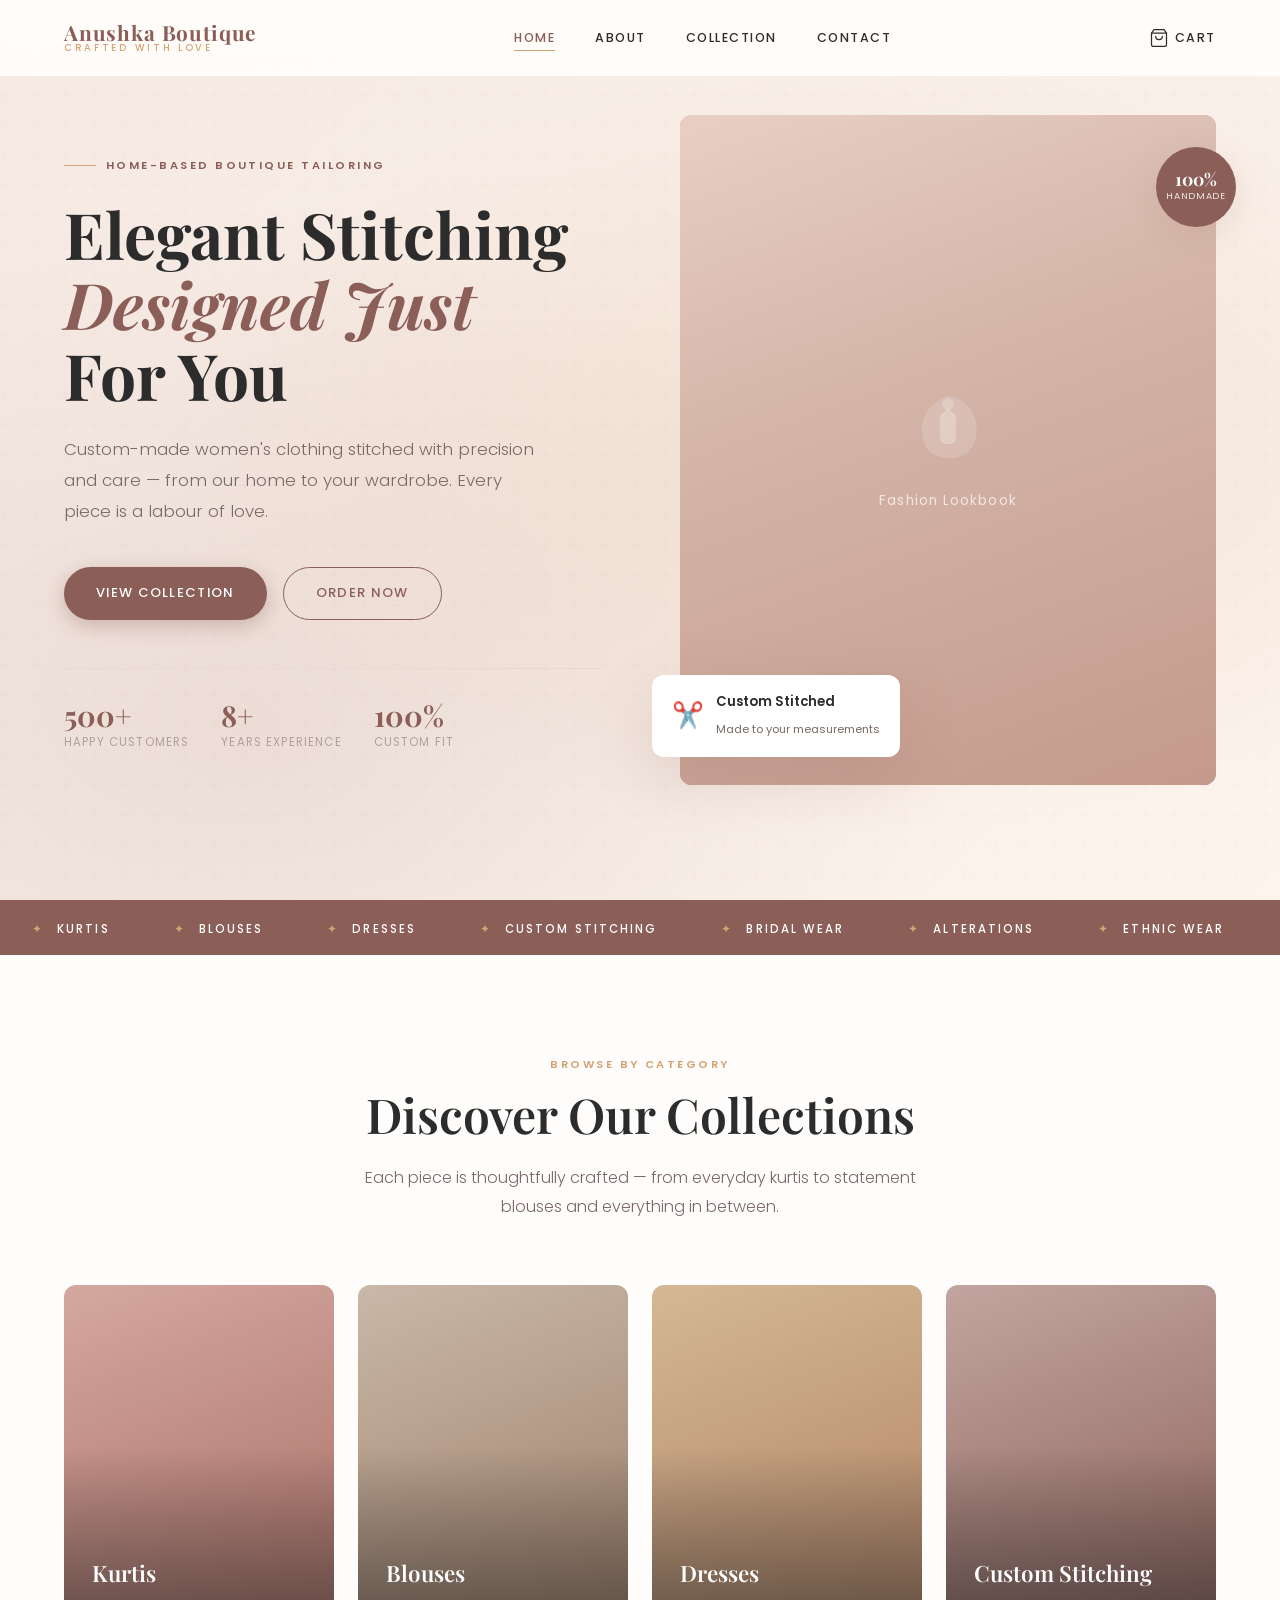
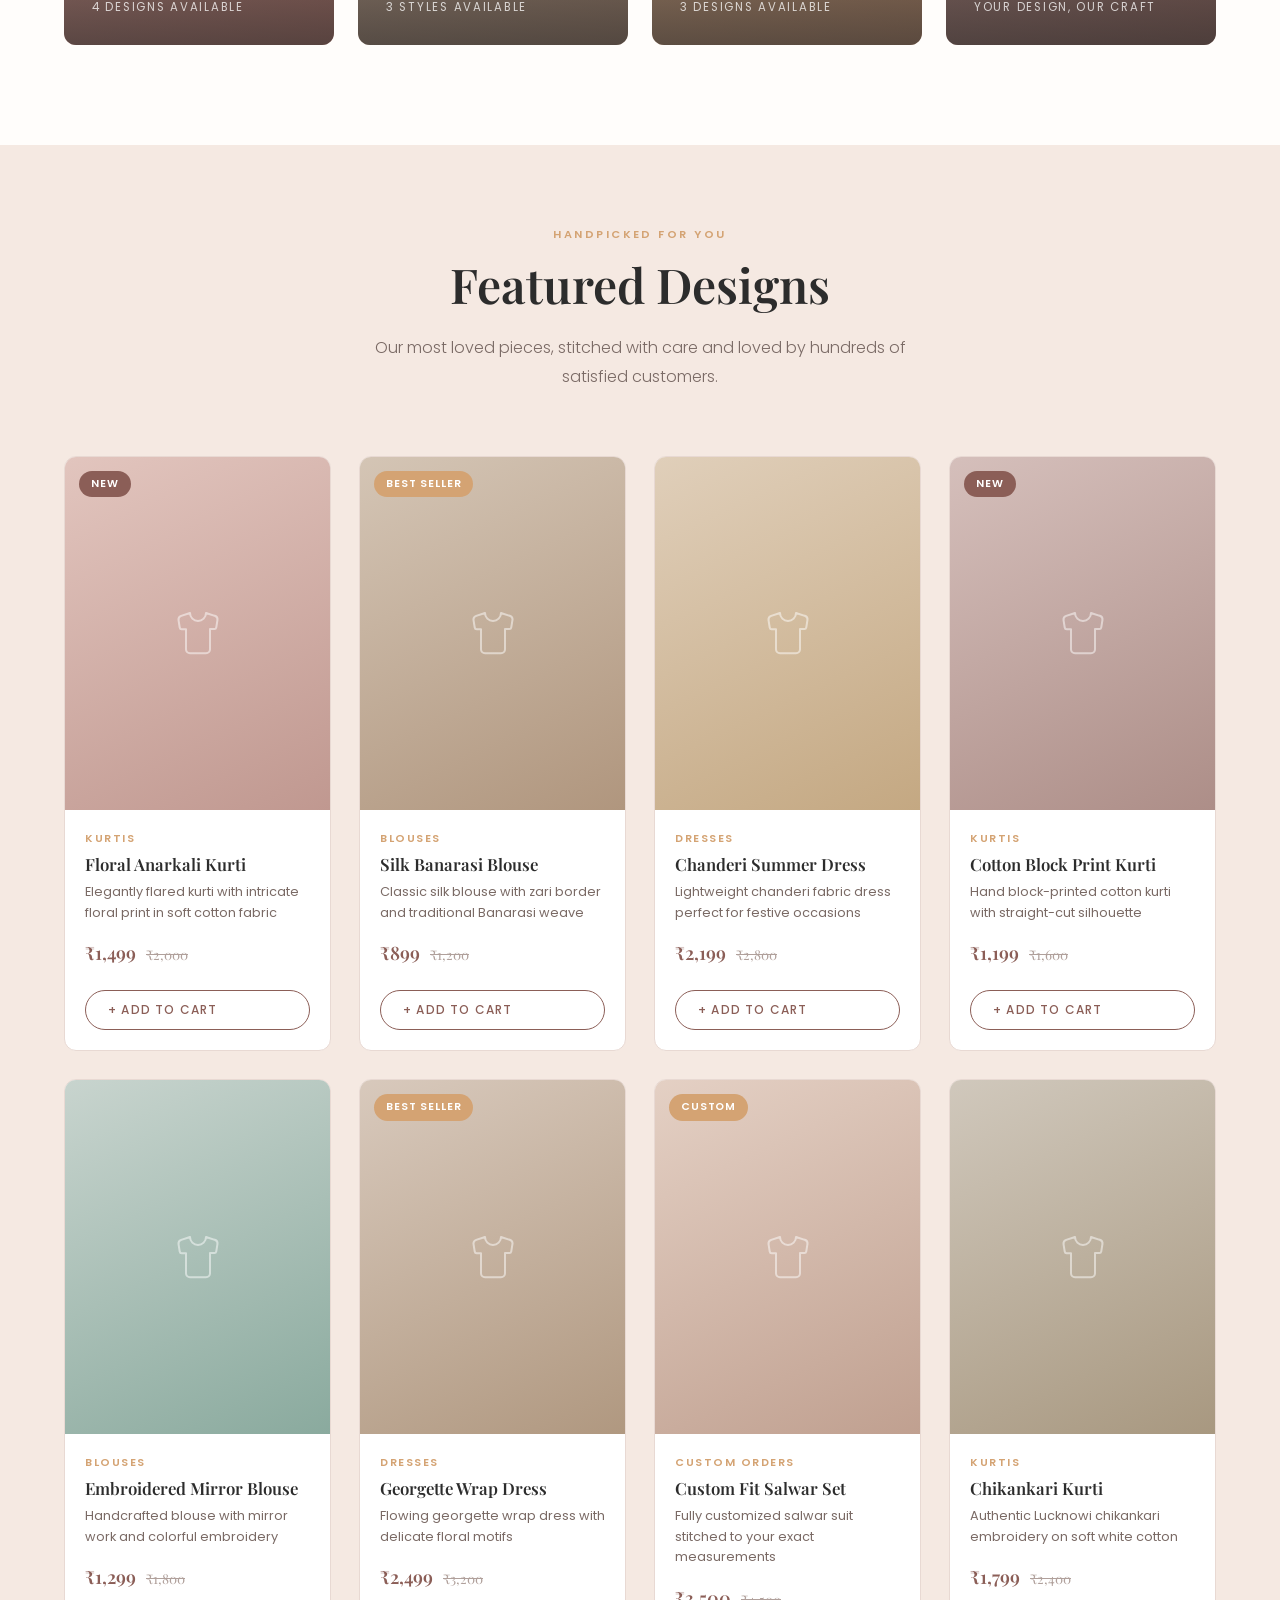
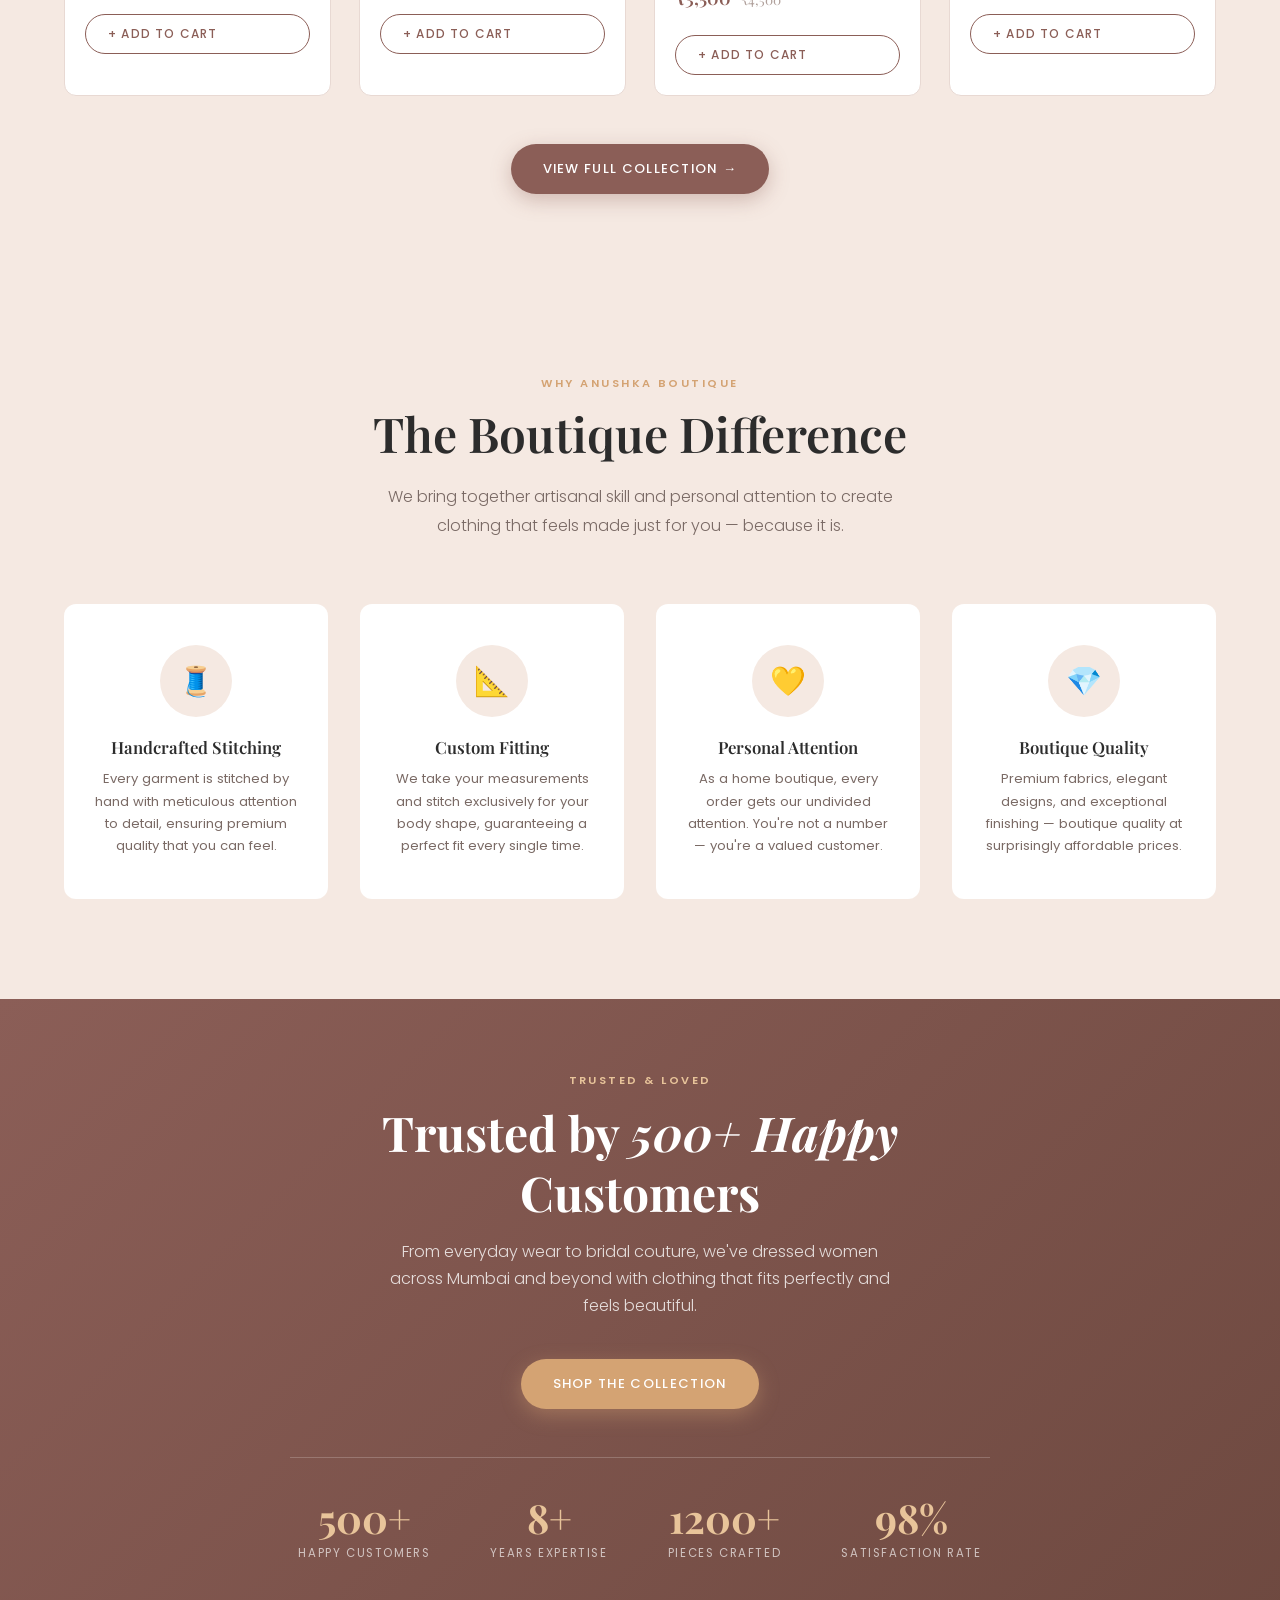
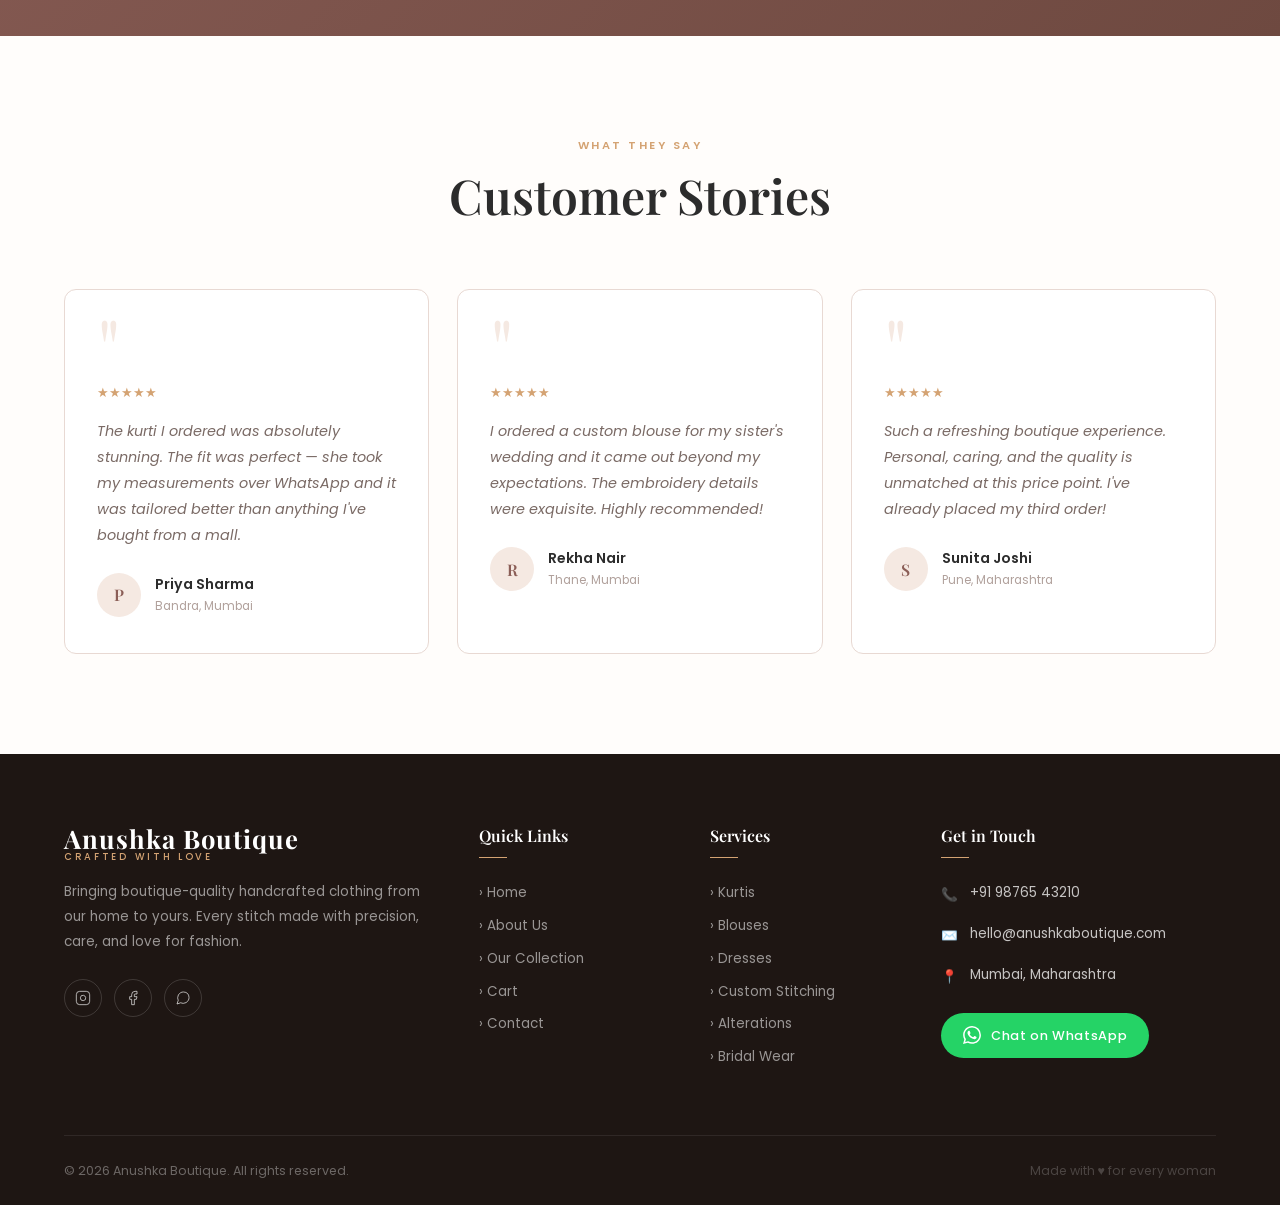
<file: index.html>
<!DOCTYPE html>
<html lang="en">
<head>
  <meta charset="UTF-8" />
  <meta name="viewport" content="width=device-width, initial-scale=1.0" />
  <title>Anushka Boutique — Elegant Stitching Designed Just For You</title>
  <meta name="description" content="Custom-made women's clothing stitched with precision and care from home to your wardrobe.">
  <link rel="stylesheet" href="style.css" />
  <link rel="preconnect" href="https://fonts.googleapis.com">
  <link href="https://fonts.googleapis.com/css2?family=Playfair+Display:ital,wght@0,400;0,500;0,600;0,700;1,400;1,500&family=Poppins:wght@300;400;500;600&display=swap" rel="stylesheet">
</head>
<body>

<!-- NAVBAR -->
<nav class="navbar" id="navbar">
  <a href="index.html" class="nav-logo">
    <span class="logo-main">Anushka Boutique</span>
    <span class="logo-sub">Crafted With Love</span>
  </a>
  <div class="nav-links">
    <a href="index.html" class="active">Home</a>
    <a href="about.html">About</a>
    <a href="collection.html">Collection</a>
    <a href="contact.html">Contact</a>
  </div>
  <div class="nav-actions">
    <a href="cart.html" class="nav-cart">
      <svg width="20" height="20" viewBox="0 0 24 24" fill="none" stroke="currentColor" stroke-width="1.5" stroke-linecap="round" stroke-linejoin="round"><path d="M6 2L3 6v14a2 2 0 002 2h14a2 2 0 002-2V6l-3-4z"/><line x1="3" y1="6" x2="21" y2="6"/><path d="M16 10a4 4 0 01-8 0"/></svg>
      Cart
      <span class="cart-badge hidden">0</span>
    </a>
    <button class="hamburger" id="hamburger" aria-label="Menu">
      <span></span><span></span><span></span>
    </button>
  </div>
</nav>

<!-- MOBILE MENU -->
<div class="mobile-menu" id="mobileMenu">
  <a href="index.html">Home</a>
  <a href="about.html">About</a>
  <a href="collection.html">Collection</a>
  <a href="cart.html">Cart</a>
  <a href="contact.html">Contact</a>
</div>

<!-- HERO -->
<section class="hero">
  <div class="hero-bg"></div>
  <div class="hero-pattern"></div>
  <div class="hero-inner">
    <div class="hero-content">
      <span class="hero-tag">Home-Based Boutique Tailoring</span>
      <h1>Elegant Stitching<br><em>Designed Just</em><br>For You</h1>
      <p class="hero-sub">Custom-made women's clothing stitched with precision and care — from our home to your wardrobe. Every piece is a labour of love.</p>
      <div class="hero-cta">
        <a href="collection.html" class="btn btn-primary">View Collection</a>
        <a href="checkout.html" class="btn btn-outline">Order Now</a>
      </div>
      <div class="hero-stats">
        <div class="stat-item">
          <span class="stat-number">500+</span>
          <span class="stat-label">Happy Customers</span>
        </div>
        <div class="stat-item">
          <span class="stat-number">8+</span>
          <span class="stat-label">Years Experience</span>
        </div>
        <div class="stat-item">
          <span class="stat-number">100%</span>
          <span class="stat-label">Custom Fit</span>
        </div>
      </div>
    </div>
    <div class="hero-visual">
      <div class="hero-image-frame">
        <div class="hero-img-placeholder">
          <div class="placeholder-icon">
            <svg viewBox="0 0 80 80" fill="none" xmlns="http://www.w3.org/2000/svg">
              <path d="M40 8C40 8 28 12 20 22C12 32 12 52 20 62C28 72 52 74 62 62C72 50 70 28 60 18C50 8 40 8 40 8Z" fill="rgba(255,255,255,0.15)"/>
              <path d="M32 28L40 20L48 28V52L44 56H36L32 52V28Z" fill="rgba(255,255,255,0.25)"/>
              <circle cx="40" cy="16" r="6" fill="rgba(255,255,255,0.2)"/>
            </svg>
            <p>Fashion Lookbook</p>
          </div>
        </div>
      </div>
      <div class="hero-badge">
        <span class="badge-icon">✂️</span>
        <div class="badge-text">
          <strong>Custom Stitched</strong>
          <span>Made to your measurements</span>
        </div>
      </div>
      <div class="hero-badge-2">
        <strong>100%</strong>
        <span>Handmade</span>
      </div>
    </div>
  </div>
</section>

<!-- MARQUEE STRIP -->
<div class="marquee-strip">
  <div class="marquee-content">
    <span><span class="dot">✦</span> Kurtis</span>
    <span><span class="dot">✦</span> Blouses</span>
    <span><span class="dot">✦</span> Dresses</span>
    <span><span class="dot">✦</span> Custom Stitching</span>
    <span><span class="dot">✦</span> Bridal Wear</span>
    <span><span class="dot">✦</span> Alterations</span>
    <span><span class="dot">✦</span> Ethnic Wear</span>
    <span><span class="dot">✦</span> Festive Collection</span>
    <!-- Duplicate for seamless scroll -->
    <span><span class="dot">✦</span> Kurtis</span>
    <span><span class="dot">✦</span> Blouses</span>
    <span><span class="dot">✦</span> Dresses</span>
    <span><span class="dot">✦</span> Custom Stitching</span>
    <span><span class="dot">✦</span> Bridal Wear</span>
    <span><span class="dot">✦</span> Alterations</span>
    <span><span class="dot">✦</span> Ethnic Wear</span>
    <span><span class="dot">✦</span> Festive Collection</span>
  </div>
</div>

<!-- CATEGORIES -->
<section class="section">
  <div class="section-inner">
    <div class="section-header">
      <span class="section-tag">Browse by Category</span>
      <h2 class="section-title">Discover Our Collections</h2>
      <p class="section-subtitle">Each piece is thoughtfully crafted — from everyday kurtis to statement blouses and everything in between.</p>
    </div>
    <div class="categories-grid">
      <a href="collection.html" class="category-card fade-in">
        <div class="category-img">
          <div class="cat-placeholder cat-kurti"></div>
        </div>
        <div class="category-overlay">
          <span class="cat-name">Kurtis</span>
          <span class="cat-count">4 Designs Available</span>
        </div>
        <div class="cat-arrow">→</div>
      </a>
      <a href="collection.html" class="category-card fade-in fade-in-delay-1">
        <div class="category-img">
          <div class="cat-placeholder cat-blouse"></div>
        </div>
        <div class="category-overlay">
          <span class="cat-name">Blouses</span>
          <span class="cat-count">3 Styles Available</span>
        </div>
        <div class="cat-arrow">→</div>
      </a>
      <a href="collection.html" class="category-card fade-in fade-in-delay-2">
        <div class="category-img">
          <div class="cat-placeholder cat-dress"></div>
        </div>
        <div class="category-overlay">
          <span class="cat-name">Dresses</span>
          <span class="cat-count">3 Designs Available</span>
        </div>
        <div class="cat-arrow">→</div>
      </a>
      <a href="collection.html" class="category-card fade-in fade-in-delay-3">
        <div class="category-img">
          <div class="cat-placeholder cat-custom"></div>
        </div>
        <div class="category-overlay">
          <span class="cat-name">Custom Stitching</span>
          <span class="cat-count">Your Design, Our Craft</span>
        </div>
        <div class="cat-arrow">→</div>
      </a>
    </div>
  </div>
</section>

<!-- FEATURED PRODUCTS -->
<section class="section" style="background:var(--secondary); padding-top:80px; padding-bottom:80px;">
  <div class="section-inner">
    <div class="section-header">
      <span class="section-tag">Handpicked For You</span>
      <h2 class="section-title">Featured Designs</h2>
      <p class="section-subtitle">Our most loved pieces, stitched with care and loved by hundreds of satisfied customers.</p>
    </div>
    <div class="products-grid" id="featuredProducts">
      <!-- Filled by JS -->
    </div>
    <div style="text-align:center;margin-top:48px">
      <a href="collection.html" class="btn btn-primary">View Full Collection →</a>
    </div>
  </div>
</section>

<!-- WHY CHOOSE US -->
<section class="section why-section">
  <div class="section-inner">
    <div class="section-header">
      <span class="section-tag">Why Anushka Boutique</span>
      <h2 class="section-title">The Boutique Difference</h2>
      <p class="section-subtitle">We bring together artisanal skill and personal attention to create clothing that feels made just for you — because it is.</p>
    </div>
    <div class="features-grid">
      <div class="feature-card fade-in">
        <div class="feature-icon">🧵</div>
        <h4 class="feature-title">Handcrafted Stitching</h4>
        <p class="feature-desc">Every garment is stitched by hand with meticulous attention to detail, ensuring premium quality that you can feel.</p>
      </div>
      <div class="feature-card fade-in fade-in-delay-1">
        <div class="feature-icon">📐</div>
        <h4 class="feature-title">Custom Fitting</h4>
        <p class="feature-desc">We take your measurements and stitch exclusively for your body shape, guaranteeing a perfect fit every single time.</p>
      </div>
      <div class="feature-card fade-in fade-in-delay-2">
        <div class="feature-icon">💛</div>
        <h4 class="feature-title">Personal Attention</h4>
        <p class="feature-desc">As a home boutique, every order gets our undivided attention. You're not a number — you're a valued customer.</p>
      </div>
      <div class="feature-card fade-in fade-in-delay-3">
        <div class="feature-icon">💎</div>
        <h4 class="feature-title">Boutique Quality</h4>
        <p class="feature-desc">Premium fabrics, elegant designs, and exceptional finishing — boutique quality at surprisingly affordable prices.</p>
      </div>
    </div>
  </div>
</section>

<!-- TRUST BANNER -->
<section class="trust-banner">
  <div style="max-width:700px;margin:0 auto">
    <span class="section-tag" style="color:var(--accent-light);justify-content:center;display:flex">Trusted & Loved</span>
    <h2>Trusted by <em style="font-style:italic">500+ Happy</em> Customers</h2>
    <p>From everyday wear to bridal couture, we've dressed women across Mumbai and beyond with clothing that fits perfectly and feels beautiful.</p>
    <a href="collection.html" class="btn btn-accent">Shop the Collection</a>
    <div class="trust-numbers">
      <div class="trust-num-item">
        <div class="trust-num">500+</div>
        <div class="trust-num-label">Happy Customers</div>
      </div>
      <div class="trust-num-item">
        <div class="trust-num">8+</div>
        <div class="trust-num-label">Years Expertise</div>
      </div>
      <div class="trust-num-item">
        <div class="trust-num">1200+</div>
        <div class="trust-num-label">Pieces Crafted</div>
      </div>
      <div class="trust-num-item">
        <div class="trust-num">98%</div>
        <div class="trust-num-label">Satisfaction Rate</div>
      </div>
    </div>
  </div>
</section>

<!-- TESTIMONIALS -->
<section class="section">
  <div class="section-inner">
    <div class="section-header">
      <span class="section-tag">What They Say</span>
      <h2 class="section-title">Customer Stories</h2>
    </div>
    <div class="testimonials-grid">
      <div class="testimonial-card fade-in">
        <span class="quote-mark">"</span>
        <div class="star-rating">★★★★★</div>
        <p class="testimonial-text">The kurti I ordered was absolutely stunning. The fit was perfect — she took my measurements over WhatsApp and it was tailored better than anything I've bought from a mall.</p>
        <div class="testimonial-author">
          <div class="author-avatar">P</div>
          <div>
            <div class="author-name">Priya Sharma</div>
            <div class="author-loc">Bandra, Mumbai</div>
          </div>
        </div>
      </div>
      <div class="testimonial-card fade-in fade-in-delay-1">
        <span class="quote-mark">"</span>
        <div class="star-rating">★★★★★</div>
        <p class="testimonial-text">I ordered a custom blouse for my sister's wedding and it came out beyond my expectations. The embroidery details were exquisite. Highly recommended!</p>
        <div class="testimonial-author">
          <div class="author-avatar">R</div>
          <div>
            <div class="author-name">Rekha Nair</div>
            <div class="author-loc">Thane, Mumbai</div>
          </div>
        </div>
      </div>
      <div class="testimonial-card fade-in fade-in-delay-2">
        <span class="quote-mark">"</span>
        <div class="star-rating">★★★★★</div>
        <p class="testimonial-text">Such a refreshing boutique experience. Personal, caring, and the quality is unmatched at this price point. I've already placed my third order!</p>
        <div class="testimonial-author">
          <div class="author-avatar">S</div>
          <div>
            <div class="author-name">Sunita Joshi</div>
            <div class="author-loc">Pune, Maharashtra</div>
          </div>
        </div>
      </div>
    </div>
  </div>
</section>

<!-- FOOTER -->
<footer>
    <div class="footer-grid">
    <div class="footer-brand">
      <div class="nav-logo" style="margin-bottom:1rem">
        <span class="logo-main">Anushka Boutique</span>
        <span class="logo-sub">Crafted With Love</span>
      </div>
      <p class="footer-desc">Bringing boutique-quality handcrafted clothing from our home to yours. Every stitch made with precision, care, and love for fashion.</p>
      <div class="footer-socials">
        <a href="#" class="social-btn" title="Instagram">
          <svg width="16" height="16" viewBox="0 0 24 24" fill="none" stroke="currentColor" stroke-width="1.5"><rect x="2" y="2" width="20" height="20" rx="5" ry="5"/><path d="M16 11.37A4 4 0 1112.63 8 4 4 0 0116 11.37z"/><line x1="17.5" y1="6.5" x2="17.51" y2="6.5"/></svg>
        </a>
        <a href="#" class="social-btn" title="Facebook">
          <svg width="16" height="16" viewBox="0 0 24 24" fill="none" stroke="currentColor" stroke-width="1.5"><path d="M18 2h-3a5 5 0 00-5 5v3H7v4h3v8h4v-8h3l1-4h-4V7a1 1 0 011-1h3z"/></svg>
        </a>
        <a href="https://wa.me/919876543210" class="social-btn" title="WhatsApp">
          <svg width="16" height="16" viewBox="0 0 24 24" fill="none" stroke="currentColor" stroke-width="1.5"><path d="M21 11.5a8.38 8.38 0 01-.9 3.8 8.5 8.5 0 01-7.6 4.7 8.38 8.38 0 01-3.8-.9L3 21l1.9-5.7a8.38 8.38 0 01-.9-3.8 8.5 8.5 0 014.7-7.6 8.38 8.38 0 013.8-.9h.5a8.48 8.48 0 018 8v.5z"/></svg>
        </a>
      </div>
    </div>
    <div>
      <h4 class="footer-heading">Quick Links</h4>
      <ul class="footer-links">
        <li><a href="index.html">› Home</a></li>
        <li><a href="about.html">› About Us</a></li>
        <li><a href="collection.html">› Our Collection</a></li>
        <li><a href="cart.html">› Cart</a></li>
        <li><a href="contact.html">› Contact</a></li>
      </ul>
    </div>
    <div>
      <h4 class="footer-heading">Services</h4>
      <ul class="footer-links">
        <li><a href="collection.html">› Kurtis</a></li>
        <li><a href="collection.html">› Blouses</a></li>
        <li><a href="collection.html">› Dresses</a></li>
        <li><a href="collection.html">› Custom Stitching</a></li>
        <li><a href="about.html">› Alterations</a></li>
        <li><a href="about.html">› Bridal Wear</a></li>
      </ul>
    </div>
    <div>
      <h4 class="footer-heading">Get in Touch</h4>
      <div class="footer-contact-item">
        <span class="icon">📞</span>
        <span>+91 98765 43210</span>
      </div>
      <div class="footer-contact-item">
        <span class="icon">✉️</span>
        <span>hello@anushkaboutique.com</span>
      </div>
      <div class="footer-contact-item">
        <span class="icon">📍</span>
        <span>Mumbai, Maharashtra</span>
      </div>
      <a href="https://wa.me/919876543210" class="whatsapp-btn">
        <svg width="18" height="18" viewBox="0 0 24 24" fill="currentColor"><path d="M17.472 14.382c-.297-.149-1.758-.867-2.03-.967-.273-.099-.471-.148-.67.15-.197.297-.767.966-.94 1.164-.173.199-.347.223-.644.075-.297-.15-1.255-.463-2.39-1.475-.883-.788-1.48-1.761-1.653-2.059-.173-.297-.018-.458.13-.606.134-.133.298-.347.446-.52.149-.174.198-.298.298-.497.099-.198.05-.371-.025-.52-.075-.149-.669-1.612-.916-2.207-.242-.579-.487-.5-.669-.51-.173-.008-.371-.01-.57-.01-.198 0-.52.074-.792.372-.272.297-1.04 1.016-1.04 2.479 0 1.462 1.065 2.875 1.213 3.074.149.198 2.096 3.2 5.077 4.487.709.306 1.262.489 1.694.625.712.227 1.36.195 1.871.118.571-.085 1.758-.719 2.006-1.413.248-.694.248-1.289.173-1.413-.074-.124-.272-.198-.57-.347m-5.421 7.403h-.004a9.87 9.87 0 01-5.031-1.378l-.361-.214-3.741.982.998-3.648-.235-.374a9.86 9.86 0 01-1.51-5.26c.001-5.45 4.436-9.884 9.888-9.884 2.64 0 5.122 1.03 6.988 2.898a9.825 9.825 0 012.893 6.994c-.003 5.45-4.437 9.884-9.885 9.884m8.413-18.297A11.815 11.815 0 0012.05 0C5.495 0 .16 5.335.157 11.892c0 2.096.547 4.142 1.588 5.945L.057 24l6.305-1.654a11.882 11.882 0 005.683 1.448h.005c6.554 0 11.89-5.335 11.893-11.893a11.821 11.821 0 00-3.48-8.413z"/></svg>
        Chat on WhatsApp
      </a>
    </div>
  </div>
  <div class="footer-bottom">
    <span>© 2026 Anushka Boutique. All rights reserved.</span>
    <span style="color:rgba(255,255,255,0.2)">Made with ♥ for every woman</span>
  </div>
</footer>

<button class="back-top" id="backTop" aria-label="Back to top">↑</button>
<div id="toast" class="toast"></div>
<script src="script.js"></script>
</body>
</html>
</file>
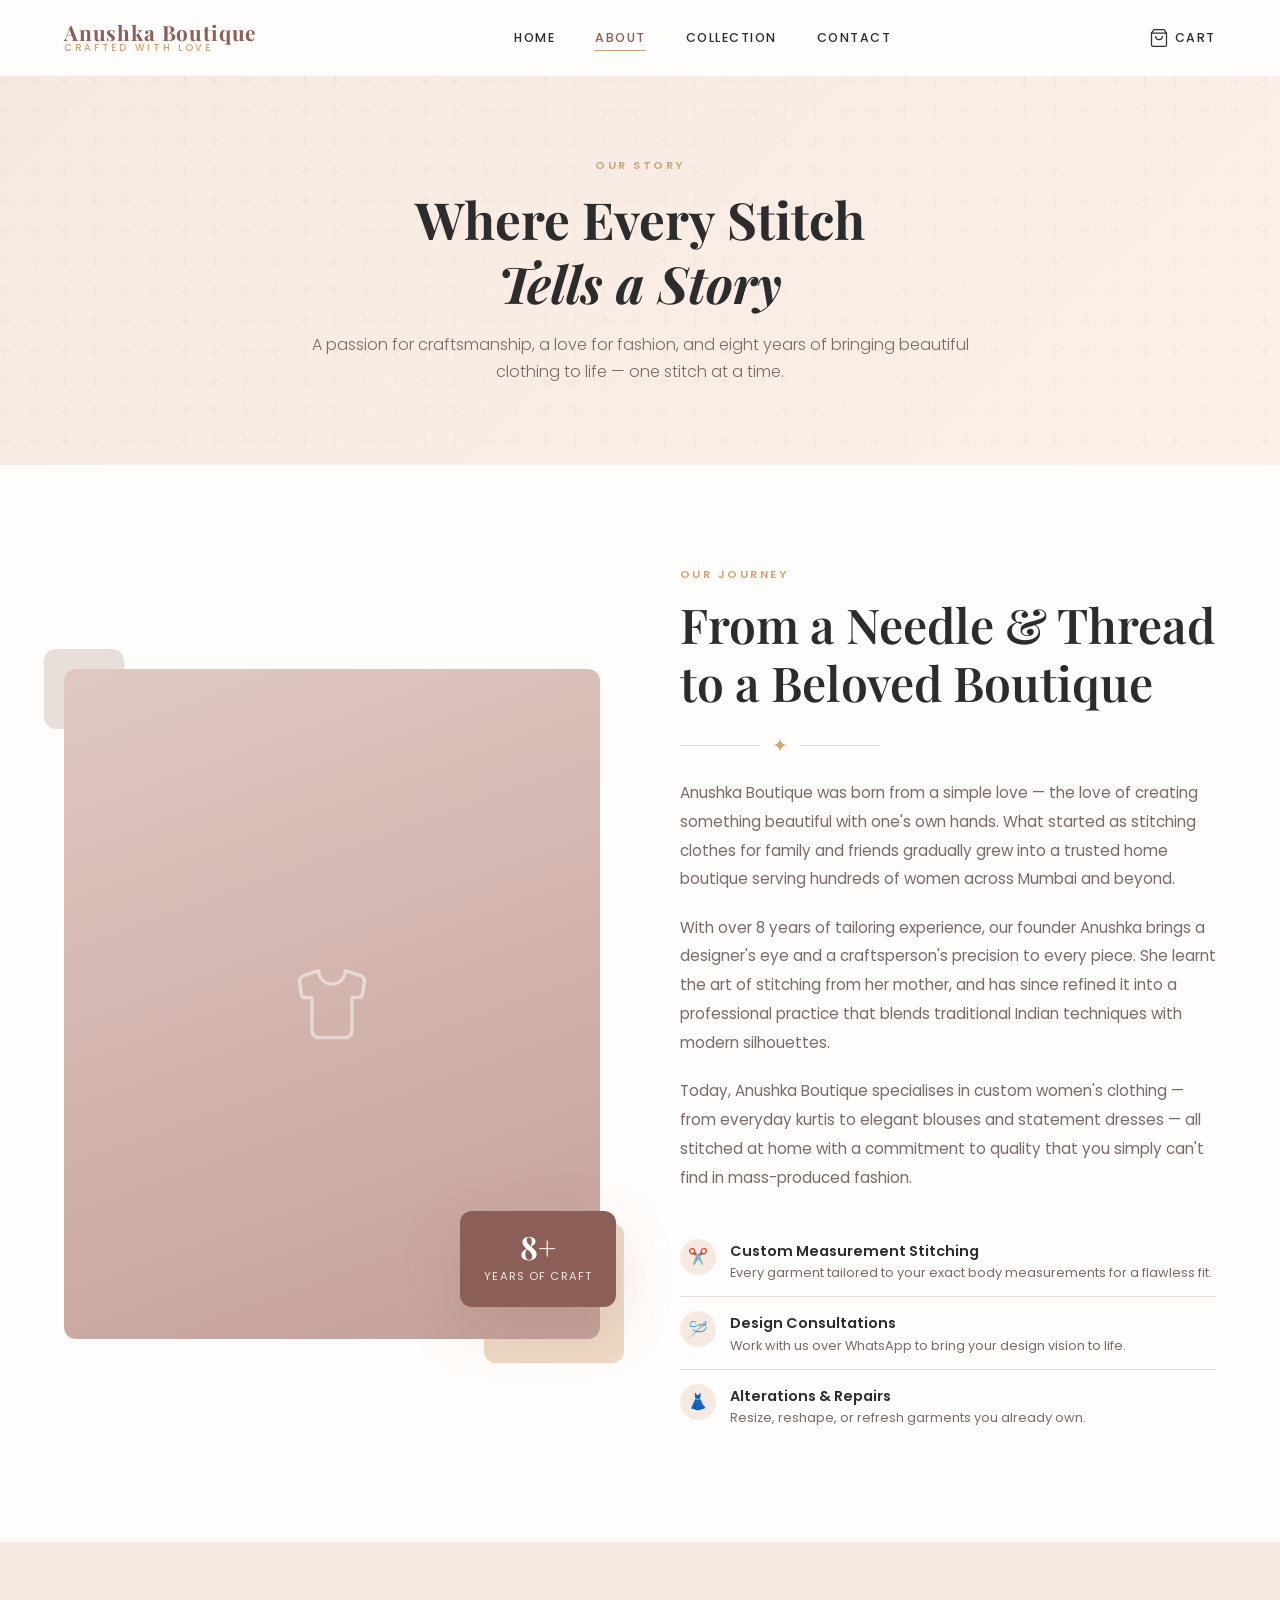
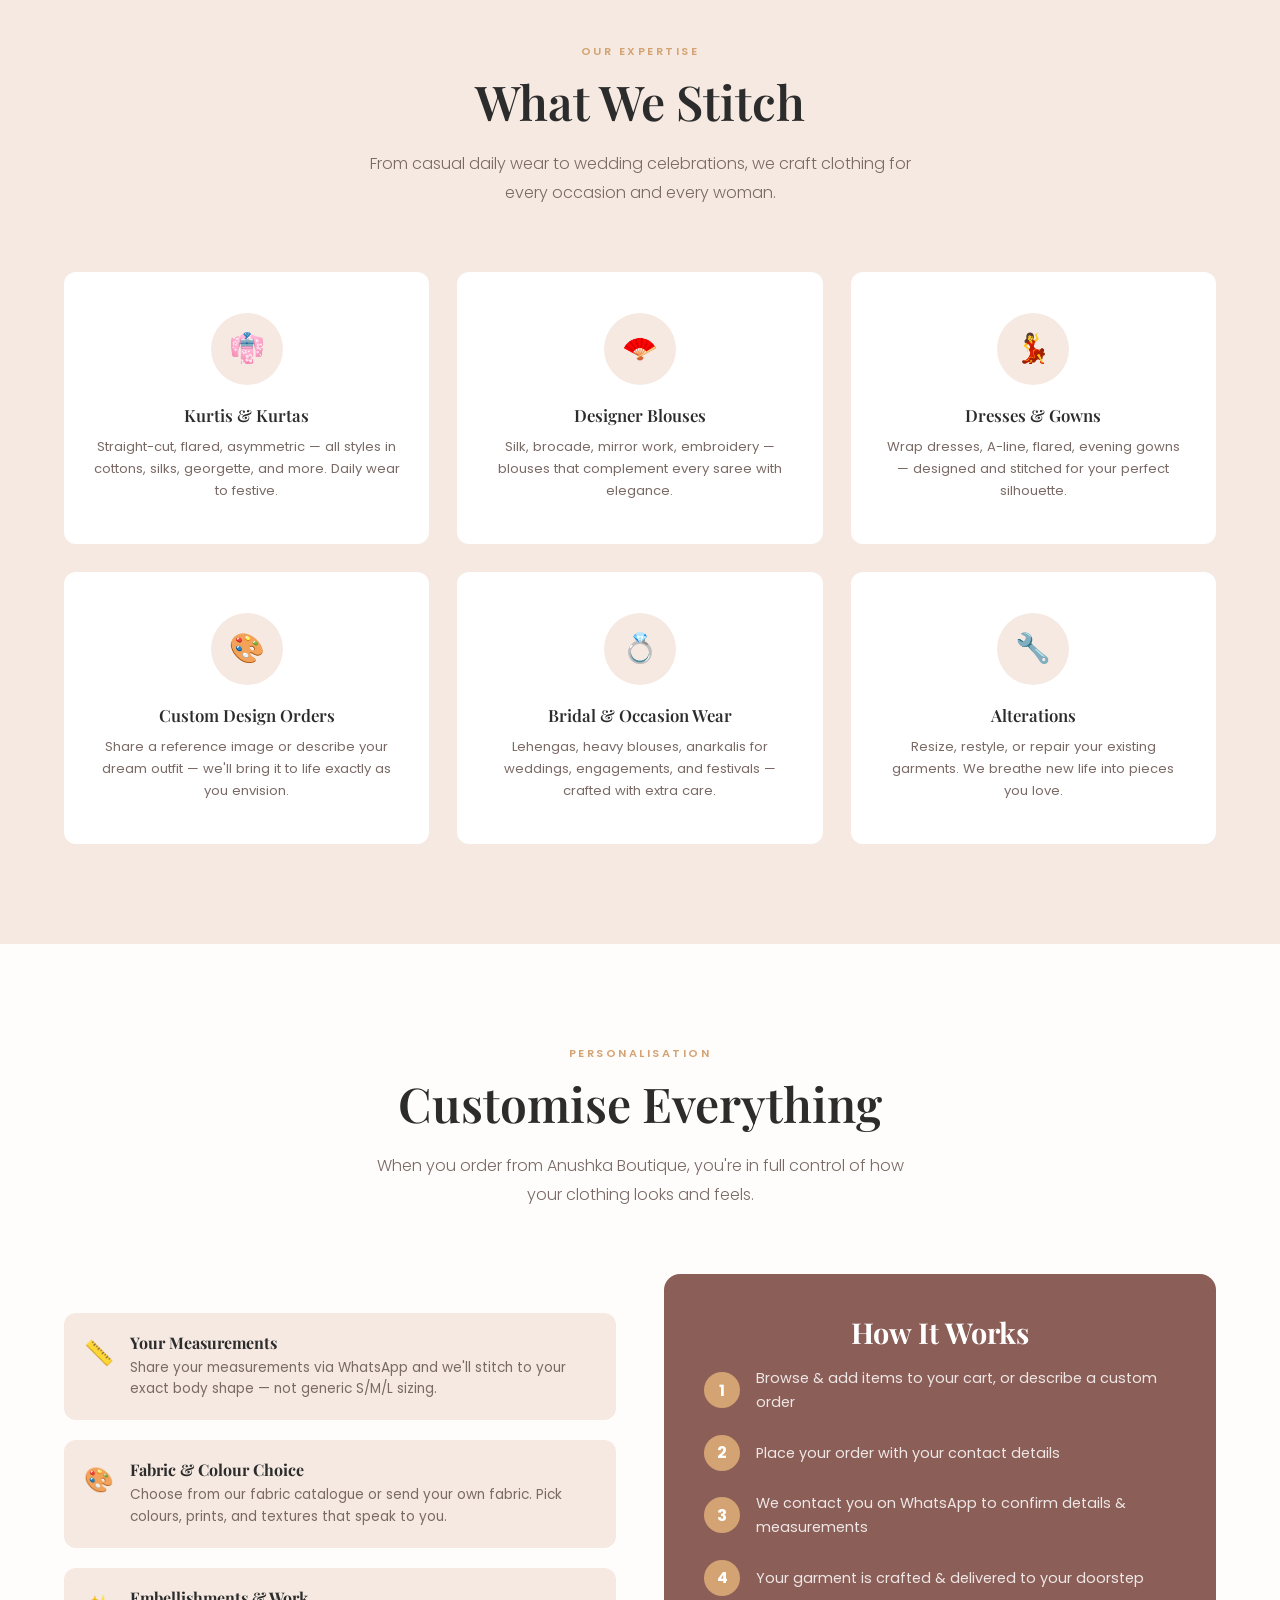
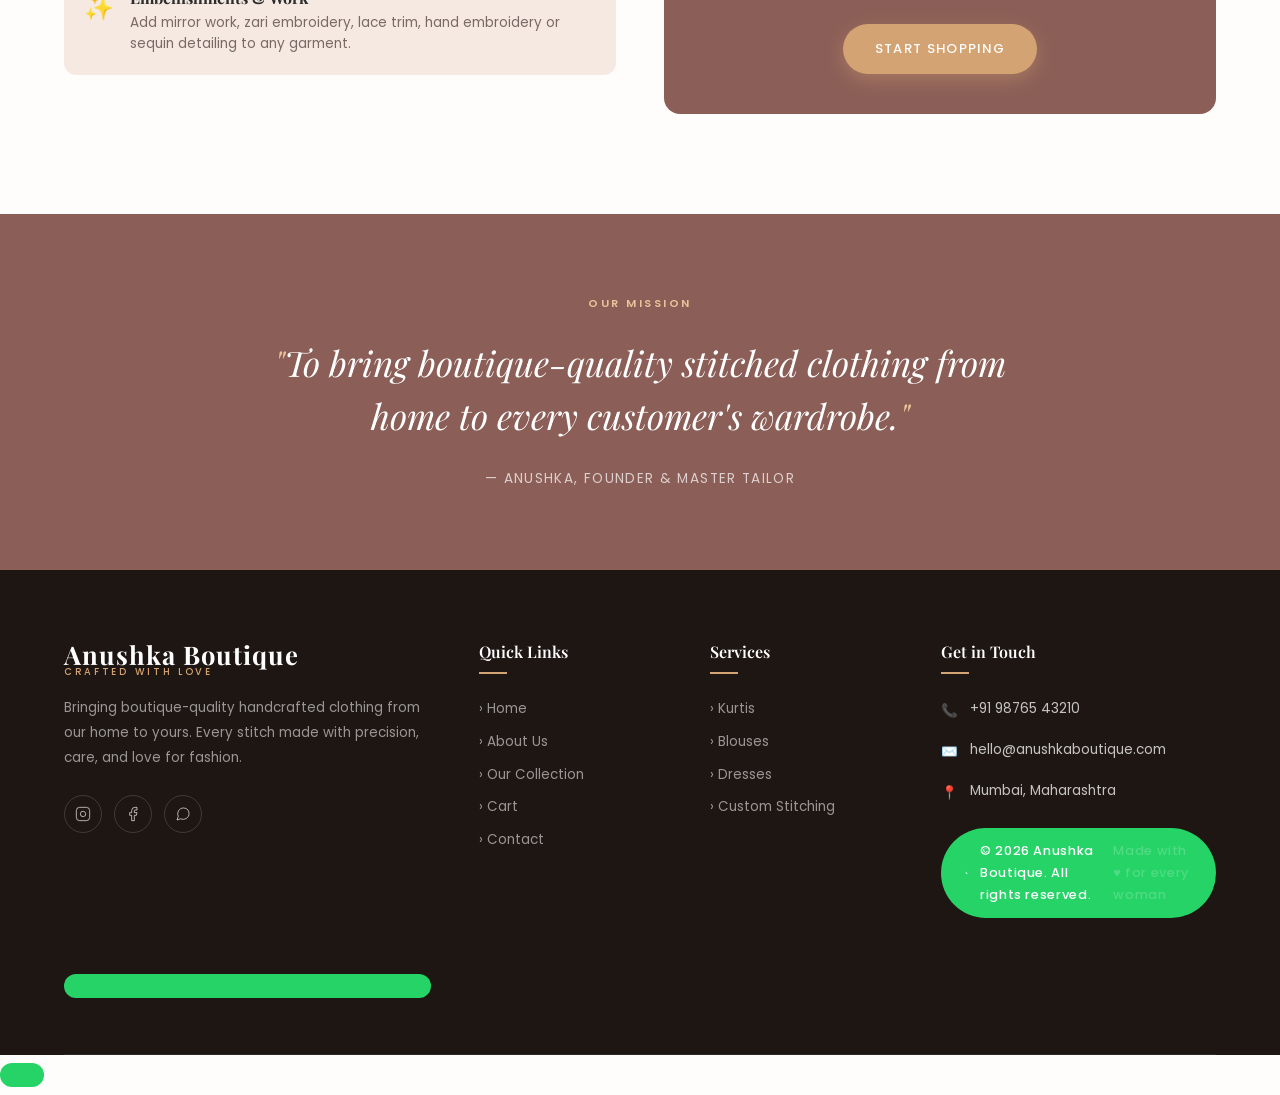
<file: about.html>
<!DOCTYPE html>
<html lang="en">
<head>
  <meta charset="UTF-8" />
  <meta name="viewport" content="width=device-width, initial-scale=1.0" />
  <title>About Us — Anushka Boutique</title>
  <meta name="description" content="The story behind Anushka Boutique — 8+ years of handcrafted women's clothing from Mumbai.">
  <link rel="stylesheet" href="style.css" />
  <link rel="preconnect" href="https://fonts.googleapis.com">
  <link href="https://fonts.googleapis.com/css2?family=Playfair+Display:ital,wght@0,400;0,500;0,600;0,700;1,400;1,500&family=Poppins:wght@300;400;500;600&display=swap" rel="stylesheet">
</head>
<body>

<!-- NAVBAR -->
<nav class="navbar" id="navbar">
  <a href="index.html" class="nav-logo">
    <span class="logo-main">Anushka Boutique</span>
    <span class="logo-sub">Crafted With Love</span>
  </a>
  <div class="nav-links">
    <a href="index.html">Home</a>
    <a href="about.html" class="active">About</a>
    <a href="collection.html">Collection</a>
    <a href="contact.html">Contact</a>
  </div>
  <div class="nav-actions">
    <a href="cart.html" class="nav-cart">
      <svg width="20" height="20" viewBox="0 0 24 24" fill="none" stroke="currentColor" stroke-width="1.5" stroke-linecap="round" stroke-linejoin="round"><path d="M6 2L3 6v14a2 2 0 002 2h14a2 2 0 002-2V6l-3-4z"/><line x1="3" y1="6" x2="21" y2="6"/><path d="M16 10a4 4 0 01-8 0"/></svg>
      Cart
      <span class="cart-badge hidden">0</span>
    </a>
    <button class="hamburger" id="hamburger" aria-label="Menu">
      <span></span><span></span><span></span>
    </button>
  </div>
</nav>

<div class="mobile-menu" id="mobileMenu">
  <a href="index.html">Home</a>
  <a href="about.html">About</a>
  <a href="collection.html">Collection</a>
  <a href="cart.html">Cart</a>
  <a href="contact.html">Contact</a>
</div>

<!-- PAGE HERO -->
<div class="page-wrapper">
  <div class="page-hero">
    <div class="page-hero-inner">
      <span class="section-tag">Our Story</span>
      <h1>Where Every Stitch<br><em>Tells a Story</em></h1>
      <p>A passion for craftsmanship, a love for fashion, and eight years of bringing beautiful clothing to life — one stitch at a time.</p>
    </div>
  </div>

  <!-- STORY SECTION -->
  <section class="section">
    <div class="section-inner">
      <div class="about-story">
        <div class="about-visual fade-in">
          <div class="about-frame">
            <svg width="80" height="80" viewBox="0 0 24 24" fill="none" stroke="rgba(255,255,255,0.5)" stroke-width="1" stroke-linecap="round" stroke-linejoin="round">
              <path d="M20.38 3.46L16 2a4 4 0 01-8 0L3.62 3.46a2 2 0 00-1.34 2.23l.58 3.57a1 1 0 00.99.84H6v10c0 1.1.9 2 2 2h8a2 2 0 002-2V10h2.15a1 1 0 00.99-.84l.58-3.57a2 2 0 00-1.34-2.23z"/>
            </svg>
          </div>
          <div class="about-accent-box"></div>
          <div class="about-accent-box-2"></div>
          <div class="about-exp-badge">
            <div class="num">8+</div>
            <div class="label">Years of Craft</div>
          </div>
        </div>
        <div class="about-text fade-in fade-in-delay-1">
          <span class="section-tag">Our Journey</span>
          <h2 class="section-title">From a Needle & Thread to a Beloved Boutique</h2>
          <div class="ornament"><span>✦</span></div>
          <p>Anushka Boutique was born from a simple love — the love of creating something beautiful with one's own hands. What started as stitching clothes for family and friends gradually grew into a trusted home boutique serving hundreds of women across Mumbai and beyond.</p>
          <p>With over 8 years of tailoring experience, our founder Anushka brings a designer's eye and a craftsperson's precision to every piece. She learnt the art of stitching from her mother, and has since refined it into a professional practice that blends traditional Indian techniques with modern silhouettes.</p>
          <p>Today, Anushka Boutique specialises in custom women's clothing — from everyday kurtis to elegant blouses and statement dresses — all stitched at home with a commitment to quality that you simply can't find in mass-produced fashion.</p>
          <div class="services-list">
            <div class="service-item">
              <div class="service-icon">✂️</div>
              <div>
                <div class="service-name">Custom Measurement Stitching</div>
                <div class="service-desc">Every garment tailored to your exact body measurements for a flawless fit.</div>
              </div>
            </div>
            <div class="service-item">
              <div class="service-icon">🪡</div>
              <div>
                <div class="service-name">Design Consultations</div>
                <div class="service-desc">Work with us over WhatsApp to bring your design vision to life.</div>
              </div>
            </div>
            <div class="service-item">
              <div class="service-icon">👗</div>
              <div>
                <div class="service-name">Alterations & Repairs</div>
                <div class="service-desc">Resize, reshape, or refresh garments you already own.</div>
              </div>
            </div>
          </div>
        </div>
      </div>
    </div>
  </section>

  <!-- WHAT WE OFFER -->
  <section class="section" style="background:var(--secondary)">
    <div class="section-inner">
      <div class="section-header">
        <span class="section-tag">Our Expertise</span>
        <h2 class="section-title">What We Stitch</h2>
        <p class="section-subtitle">From casual daily wear to wedding celebrations, we craft clothing for every occasion and every woman.</p>
      </div>
      <div style="display:grid; grid-template-columns:repeat(3,1fr); gap:28px">
        <div class="feature-card fade-in">
          <div class="feature-icon">👘</div>
          <h4 class="feature-title">Kurtis & Kurtas</h4>
          <p class="feature-desc">Straight-cut, flared, asymmetric — all styles in cottons, silks, georgette, and more. Daily wear to festive.</p>
        </div>
        <div class="feature-card fade-in fade-in-delay-1">
          <div class="feature-icon">🪭</div>
          <h4 class="feature-title">Designer Blouses</h4>
          <p class="feature-desc">Silk, brocade, mirror work, embroidery — blouses that complement every saree with elegance.</p>
        </div>
        <div class="feature-card fade-in fade-in-delay-2">
          <div class="feature-icon">💃</div>
          <h4 class="feature-title">Dresses & Gowns</h4>
          <p class="feature-desc">Wrap dresses, A-line, flared, evening gowns — designed and stitched for your perfect silhouette.</p>
        </div>
        <div class="feature-card fade-in">
          <div class="feature-icon">🎨</div>
          <h4 class="feature-title">Custom Design Orders</h4>
          <p class="feature-desc">Share a reference image or describe your dream outfit — we'll bring it to life exactly as you envision.</p>
        </div>
        <div class="feature-card fade-in fade-in-delay-1">
          <div class="feature-icon">💍</div>
          <h4 class="feature-title">Bridal & Occasion Wear</h4>
          <p class="feature-desc">Lehengas, heavy blouses, anarkalis for weddings, engagements, and festivals — crafted with extra care.</p>
        </div>
        <div class="feature-card fade-in fade-in-delay-2">
          <div class="feature-icon">🔧</div>
          <h4 class="feature-title">Alterations</h4>
          <p class="feature-desc">Resize, restyle, or repair your existing garments. We breathe new life into pieces you love.</p>
        </div>
      </div>
    </div>
  </section>

  <!-- CUSTOMIZATION OPTIONS -->
  <section class="section">
    <div class="section-inner">
      <div class="section-header">
        <span class="section-tag">Personalisation</span>
        <h2 class="section-title">Customise Everything</h2>
        <p class="section-subtitle">When you order from Anushka Boutique, you're in full control of how your clothing looks and feels.</p>
      </div>
      <div style="display:grid; grid-template-columns:repeat(2,1fr); gap:48px; align-items:center">
        <div class="fade-in">
          <div style="display:flex;flex-direction:column;gap:20px">
            <div style="display:flex;gap:16px;align-items:flex-start;padding:20px;background:var(--secondary);border-radius:12px">
              <span style="font-size:1.5rem">📏</span>
              <div>
                <h4 style="font-family:'Playfair Display',serif;margin-bottom:4px">Your Measurements</h4>
                <p style="font-size:0.85rem;color:var(--text-light);line-height:1.6">Share your measurements via WhatsApp and we'll stitch to your exact body shape — not generic S/M/L sizing.</p>
              </div>
            </div>
            <div style="display:flex;gap:16px;align-items:flex-start;padding:20px;background:var(--secondary);border-radius:12px">
              <span style="font-size:1.5rem">🎨</span>
              <div>
                <h4 style="font-family:'Playfair Display',serif;margin-bottom:4px">Fabric & Colour Choice</h4>
                <p style="font-size:0.85rem;color:var(--text-light);line-height:1.6">Choose from our fabric catalogue or send your own fabric. Pick colours, prints, and textures that speak to you.</p>
              </div>
            </div>
            <div style="display:flex;gap:16px;align-items:flex-start;padding:20px;background:var(--secondary);border-radius:12px">
              <span style="font-size:1.5rem">✨</span>
              <div>
                <h4 style="font-family:'Playfair Display',serif;margin-bottom:4px">Embellishments & Work</h4>
                <p style="font-size:0.85rem;color:var(--text-light);line-height:1.6">Add mirror work, zari embroidery, lace trim, hand embroidery or sequin detailing to any garment.</p>
              </div>
            </div>
          </div>
        </div>
        <div class="fade-in fade-in-delay-1" style="text-align:center;padding:40px;background:var(--primary);border-radius:16px;color:white">
          <h3 style="font-size:1.8rem;color:white;margin-bottom:1rem">How It Works</h3>
          <div style="display:flex;flex-direction:column;gap:20px;text-align:left">
            <div style="display:flex;gap:16px;align-items:center">
              <div style="width:36px;height:36px;border-radius:50%;background:var(--accent);display:flex;align-items:center;justify-content:center;font-weight:700;flex-shrink:0">1</div>
              <span style="font-size:0.9rem;color:rgba(255,255,255,0.85)">Browse & add items to your cart, or describe a custom order</span>
            </div>
            <div style="display:flex;gap:16px;align-items:center">
              <div style="width:36px;height:36px;border-radius:50%;background:var(--accent);display:flex;align-items:center;justify-content:center;font-weight:700;flex-shrink:0">2</div>
              <span style="font-size:0.9rem;color:rgba(255,255,255,0.85)">Place your order with your contact details</span>
            </div>
            <div style="display:flex;gap:16px;align-items:center">
              <div style="width:36px;height:36px;border-radius:50%;background:var(--accent);display:flex;align-items:center;justify-content:center;font-weight:700;flex-shrink:0">3</div>
              <span style="font-size:0.9rem;color:rgba(255,255,255,0.85)">We contact you on WhatsApp to confirm details & measurements</span>
            </div>
            <div style="display:flex;gap:16px;align-items:center">
              <div style="width:36px;height:36px;border-radius:50%;background:var(--accent);display:flex;align-items:center;justify-content:center;font-weight:700;flex-shrink:0">4</div>
              <span style="font-size:0.9rem;color:rgba(255,255,255,0.85)">Your garment is crafted & delivered to your doorstep</span>
            </div>
          </div>
          <a href="collection.html" class="btn btn-accent" style="margin-top:28px">Start Shopping</a>
        </div>
      </div>
    </div>
  </section>

  <!-- MISSION -->
  <div class="mission-section">
    <span class="section-tag" style="color:var(--accent-light);justify-content:center;display:flex;margin-bottom:1.5rem">Our Mission</span>
    <blockquote>To bring boutique-quality stitched clothing from home to every customer's wardrobe.</blockquote>
    <p>— Anushka, Founder & Master Tailor</p>
  </div>

</div>

<!-- FOOTER -->
<footer>
  <div class="footer-grid">
    <div class="footer-brand">
      <div class="nav-logo" style="margin-bottom:1rem">
        <span class="logo-main">Anushka Boutique</span>
        <span class="logo-sub">Crafted With Love</span>
      </div>
      <p class="footer-desc">Bringing boutique-quality handcrafted clothing from our home to yours. Every stitch made with precision, care, and love for fashion.</p>
      <div class="footer-socials">
        <a href="#" class="social-btn"><svg width="16" height="16" viewBox="0 0 24 24" fill="none" stroke="currentColor" stroke-width="1.5"><rect x="2" y="2" width="20" height="20" rx="5" ry="5"/><path d="M16 11.37A4 4 0 1112.63 8 4 4 0 0116 11.37z"/><line x1="17.5" y1="6.5" x2="17.51" y2="6.5"/></svg></a>
        <a href="#" class="social-btn"><svg width="16" height="16" viewBox="0 0 24 24" fill="none" stroke="currentColor" stroke-width="1.5"><path d="M18 2h-3a5 5 0 00-5 5v3H7v4h3v8h4v-8h3l1-4h-4V7a1 1 0 011-1h3z"/></svg></a>
        <a href="https://wa.me/919876543210" class="social-btn"><svg width="16" height="16" viewBox="0 0 24 24" fill="none" stroke="currentColor" stroke-width="1.5"><path d="M21 11.5a8.38 8.38 0 01-.9 3.8 8.5 8.5 0 01-7.6 4.7 8.38 8.38 0 01-3.8-.9L3 21l1.9-5.7a8.38 8.38 0 01-.9-3.8 8.5 8.5 0 014.7-7.6 8.38 8.38 0 013.8-.9h.5a8.48 8.48 0 018 8v.5z"/></svg></a>
      </div>
    </div>
    <div>
      <h4 class="footer-heading">Quick Links</h4>
      <ul class="footer-links">
        <li><a href="index.html">› Home</a></li>
        <li><a href="about.html">› About Us</a></li>
        <li><a href="collection.html">› Our Collection</a></li>
        <li><a href="cart.html">› Cart</a></li>
        <li><a href="contact.html">› Contact</a></li>
      </ul>
    </div>
    <div>
      <h4 class="footer-heading">Services</h4>
      <ul class="footer-links">
        <li><a href="collection.html">› Kurtis</a></li>
        <li><a href="collection.html">› Blouses</a></li>
        <li><a href="collection.html">› Dresses</a></li>
        <li><a href="collection.html">› Custom Stitching</a></li>
      </ul>
    </div>
    <div>
      <h4 class="footer-heading">Get in Touch</h4>
      <div class="footer-contact-item"><span class="icon">📞</span><span>+91 98765 43210</span></div>
      <div class="footer-contact-item"><span class="icon">✉️</span><span>hello@anushkaboutique.com</span></div>
      <div class="footer-contact-item"><span class="icon">📍</span><span>Mumbai, Maharashtra</span></div>
      <a href="https://wa.me/919876543210" class="whatsapp-btn">
        <svg width="18" height="18" viewBox="0 0 24 24" fill="currentColor"><path d="M17.472 14.382c-.297-.149-1.758-.867-2.03-.967-.273-.099-.471-.148-.67.15-.197.297-.767.966-.94 1.164-.173.199-.347.223-.644.075-.297-.15-1.255-.463-2.39-1.475-.883-.788-1.48-1.761-1.653-2.059-.173-.297-.018-.458.13-.606.134-.133.298-.347.446-.52.149-.174.198-.298.298-.497.099-.198.05-.371-.025-.52-.075-.149-.669-1.612-.916-2.207-.242-.579-.487-.5 -.669 -.51 -.173 -.008 -.371 -.01 -.57 -.01 -.１９８ ０ -.５２ .０７４ -.７９２ .３７２ -.２７２ .２９７ -１．０４ １．０１６ -１．０４ ２．４７９ ０ １．４６２ １．０６５ ２．８７５ １．２１３ ３．０７４ .１４９ .１９８ ２．０９６ ３．２ ５．０７７ ４．４８７ .７０９ .３０６ １．２６２ .４８９ １．６９４ .６２５ .７１２ .２２７ １．３６ .１９５ １．８７１ .１１８ .５７１ -.０８５ １．７５８ -.７１９ ２．００６ -₁.₄₁₃ .₂₄₈ -.₆₉₄ .₂₄₈ -₁.₂₈₉ .₁₇₃ -₁.₄₁₃ -.₀₇₄ -.₁₂₄ -.₂₇₂ -.₁₉₈ -.伍柒 -.叁肆柒m-伍.肆²¹ 柒.肆⁰³h-․₀₀⁴a⁹.⁸⁷ ⁹.⁸⁷ ₀ ₀¹-⁵.⁰³¹-₁.³⁷⁸l-․³⁶¹-․²¹⁴-³.⁷⁴¹.⁹⁸².⁹⁹⁸-³.⁶⁴⁸-․²³伍-․³⁷⁴a⁹.⁸⁶ ⁹.⁸⁶ ₀ ₀¹-₁.伍¹-伍.²⁶c․₀₀¹-伍.肆伍 肆.四³육-玖點捌捌肆 玖點捌捌肆 ²点六四 ₀ ᵗ ᵗ ᵗ ᵗ ᵗ ᵗ ᵗ ᵗ ᵗ ᵗ ᵗ ᵗ ᵗ ᵗ ᵗ ᵗ ᵗ ᵗ ᵗ ᵗ ᵗ ᵗ ᵗ ᵗ ᵗ ᵗ ᵗ ᵜ
    </div>
  </div>
  <div class="footer-bottom">
    <span>© 2026 Anushka Boutique. All rights reserved.</span>
    <span style="color:rgba(255,255,255,0.2)">Made with ♥ for every woman</span>
  </div>
</footer>

<button class="back-top" id="backTop" aria-label="Back to top">↑</button>
<div id="toast" class="toast"></div>
<script src="script.js"></script>
</body>
</html>
</file>
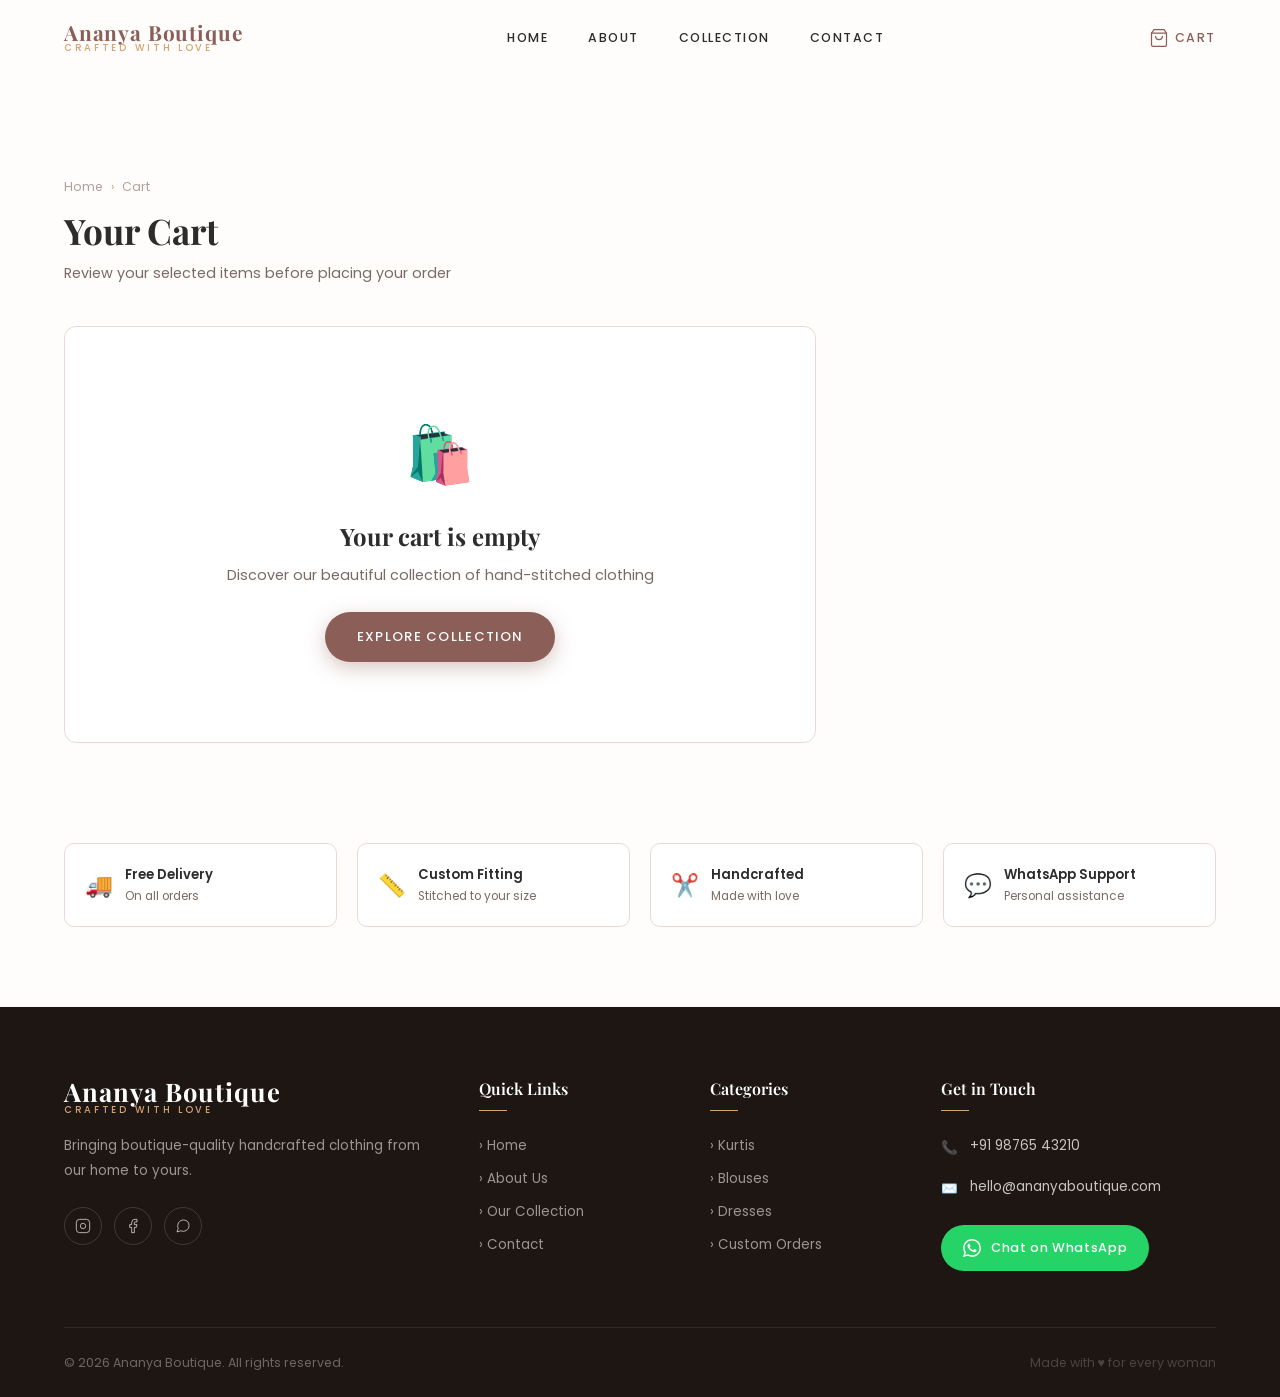
<file: cart.html>
<!DOCTYPE html>
<html lang="en">
<head>
  <meta charset="UTF-8" />
  <meta name="viewport" content="width=device-width, initial-scale=1.0" />
  <title>Cart — Ananya Boutique</title>
  <link rel="stylesheet" href="style.css" />
  <link rel="preconnect" href="https://fonts.googleapis.com">
  <link href="https://fonts.googleapis.com/css2?family=Playfair+Display:ital,wght@0,400;0,500;0,600;0,700;1,400;1,500&family=Poppins:wght@300;400;500;600&display=swap" rel="stylesheet">
</head>
<body>

<!-- NAVBAR -->
<nav class="navbar" id="navbar">
  <a href="index.html" class="nav-logo">
    <span class="logo-main">Ananya Boutique</span>
    <span class="logo-sub">Crafted With Love</span>
  </a>
  <div class="nav-links">
    <a href="index.html">Home</a>
    <a href="about.html">About</a>
    <a href="collection.html">Collection</a>
    <a href="contact.html">Contact</a>
  </div>
  <div class="nav-actions">
    <a href="cart.html" class="nav-cart" style="color:var(--primary)">
      <svg width="20" height="20" viewBox="0 0 24 24" fill="none" stroke="currentColor" stroke-width="1.5" stroke-linecap="round" stroke-linejoin="round"><path d="M6 2L3 6v14a2 2 0 002 2h14a2 2 0 002-2V6l-3-4z"/><line x1="3" y1="6" x2="21" y2="6"/><path d="M16 10a4 4 0 01-8 0"/></svg>
      Cart
      <span class="cart-badge hidden">0</span>
    </a>
    <button class="hamburger" id="hamburger" aria-label="Menu">
      <span></span><span></span><span></span>
    </button>
  </div>
</nav>

<div class="mobile-menu" id="mobileMenu">
  <a href="index.html">Home</a>
  <a href="about.html">About</a>
  <a href="collection.html">Collection</a>
  <a href="cart.html">Cart</a>
  <a href="contact.html">Contact</a>
</div>

<div class="page-wrapper">
  <section class="section">
    <div class="section-inner">
      <!-- Breadcrumb -->
      <div class="breadcrumb">
        <a href="index.html">Home</a>
        <span class="sep">›</span>
        <span>Cart</span>
      </div>

      <div style="margin-bottom:40px">
        <h1 style="font-size:2.2rem;margin-bottom:8px">Your Cart</h1>
        <p style="color:var(--text-light);font-size:0.9rem">Review your selected items before placing your order</p>
      </div>

      <div class="cart-layout">
        <div id="cartSection">
          <!-- Filled by JS -->
        </div>
        <div id="summarySection">
          <!-- Filled by JS -->
        </div>
      </div>

    </div>
  </section>

  <!-- TRUST ROW -->
  <section style="padding:0 5% 80px">
    <div style="max-width:1280px;margin:0 auto;display:grid;grid-template-columns:repeat(4,1fr);gap:20px">
      <div style="display:flex;gap:12px;align-items:center;padding:20px;background:white;border-radius:10px;border:1px solid var(--border)">
        <span style="font-size:1.4rem">🚚</span>
        <div>
          <div style="font-size:0.82rem;font-weight:600">Free Delivery</div>
          <div style="font-size:0.74rem;color:var(--text-light)">On all orders</div>
        </div>
      </div>
      <div style="display:flex;gap:12px;align-items:center;padding:20px;background:white;border-radius:10px;border:1px solid var(--border)">
        <span style="font-size:1.4rem">📏</span>
        <div>
          <div style="font-size:0.82rem;font-weight:600">Custom Fitting</div>
          <div style="font-size:0.74rem;color:var(--text-light)">Stitched to your size</div>
        </div>
      </div>
      <div style="display:flex;gap:12px;align-items:center;padding:20px;background:white;border-radius:10px;border:1px solid var(--border)">
        <span style="font-size:1.4rem">✂️</span>
        <div>
          <div style="font-size:0.82rem;font-weight:600">Handcrafted</div>
          <div style="font-size:0.74rem;color:var(--text-light)">Made with love</div>
        </div>
      </div>
      <div style="display:flex;gap:12px;align-items:center;padding:20px;background:white;border-radius:10px;border:1px solid var(--border)">
        <span style="font-size:1.4rem">💬</span>
        <div>
          <div style="font-size:0.82rem;font-weight:600">WhatsApp Support</div>
          <div style="font-size:0.74rem;color:var(--text-light)">Personal assistance</div>
        </div>
      </div>
    </div>
  </section>
</div>

<!-- FOOTER -->
<footer>
  <div class="footer-grid">
    <div class="footer-brand">
      <div class="nav-logo" style="margin-bottom:1rem">
        <span class="logo-main">Ananya Boutique</span>
        <span class="logo-sub">Crafted With Love</span>
      </div>
      <p class="footer-desc">Bringing boutique-quality handcrafted clothing from our home to yours.</p>
      <div class="footer-socials">
        <a href="#" class="social-btn"><svg width="16" height="16" viewBox="0 0 24 24" fill="none" stroke="currentColor" stroke-width="1.5"><rect x="2" y="2" width="20" height="20" rx="5" ry="5"/><path d="M16 11.37A4 4 0 1112.63 8 4 4 0 0116 11.37z"/><line x1="17.5" y1="6.5" x2="17.51" y2="6.5"/></svg></a>
        <a href="#" class="social-btn"><svg width="16" height="16" viewBox="0 0 24 24" fill="none" stroke="currentColor" stroke-width="1.5"><path d="M18 2h-3a5 5 0 00-5 5v3H7v4h3v8h4v-8h3l1-4h-4V7a1 1 0 011-1h3z"/></svg></a>
        <a href="https://wa.me/919876543210" class="social-btn"><svg width="16" height="16" viewBox="0 0 24 24" fill="none" stroke="currentColor" stroke-width="1.5"><path d="M21 11.5a8.38 8.38 0 01-.9 3.8 8.5 8.5 0 01-7.6 4.7 8.38 8.38 0 01-3.8-.9L3 21l1.9-5.7a8.38 8.38 0 01-.9-3.8 8.5 8.5 0 014.7-7.6 8.38 8.38 0 013.8-.9h.5a8.48 8.48 0 018 8v.5z"/></svg></a>
      </div>
    </div>
    <div>
      <h4 class="footer-heading">Quick Links</h4>
      <ul class="footer-links">
        <li><a href="index.html">› Home</a></li>
        <li><a href="about.html">› About Us</a></li>
        <li><a href="collection.html">› Our Collection</a></li>
        <li><a href="contact.html">› Contact</a></li>
      </ul>
    </div>
    <div>
      <h4 class="footer-heading">Categories</h4>
      <ul class="footer-links">
        <li><a href="collection.html">› Kurtis</a></li>
        <li><a href="collection.html">› Blouses</a></li>
        <li><a href="collection.html">› Dresses</a></li>
        <li><a href="collection.html">› Custom Orders</a></li>
      </ul>
    </div>
    <div>
      <h4 class="footer-heading">Get in Touch</h4>
      <div class="footer-contact-item"><span class="icon">📞</span><span>+91 98765 43210</span></div>
      <div class="footer-contact-item"><span class="icon">✉️</span><span>hello@ananyaboutique.com</span></div>
      <a href="https://wa.me/919876543210" class="whatsapp-btn">
        <svg width="18" height="18" viewBox="0 0 24 24" fill="currentColor"><path d="M17.472 14.382c-.297-.149-1.758-.867-2.03-.967-.273-.099-.471-.148-.67.15-.197.297-.767.966-.94 1.164-.173.199-.347.223-.644.075-.297-.15-1.255-.463-2.39-1.475-.883-.788-1.48-1.761-1.653-2.059-.173-.297-.018-.458.13-.606.134-.133.298-.347.446-.52.149-.174.198-.298.298-.497.099-.198.05-.371-.025-.52-.075-.149-.669-1.612-.916-2.207-.242-.579-.487-.5-.669-.51-.173-.008-.371-.01-.57-.01-.198 0-.52.074-.792.372-.272.297-1.04 1.016-1.04 2.479 0 1.462 1.065 2.875 1.213 3.074.149.198 2.096 3.2 5.077 4.487.709.306 1.262.489 1.694.625.712.227 1.36.195 1.871.118.571-.085 1.758-.719 2.006-1.413.248-.694.248-1.289.173-1.413-.074-.124-.272-.198-.57-.347m-5.421 7.403h-.004a9.87 9.87 0 01-5.031-1.378l-.361-.214-3.741.982.998-3.648-.235-.374a9.86 9.86 0 01-1.51-5.26c.001-5.45 4.436-9.884 9.888-9.884 2.64 0 5.122 1.03 6.988 2.898a9.825 9.825 0 012.893 6.994c-.003 5.45-4.437 9.884-9.885 9.884m8.413-18.297A11.815 11.815 0 0012.05 0C5.495 0 .16 5.335.157 11.892c0 2.096.547 4.142 1.588 5.945L.057 24l6.305-1.654a11.882 11.882 0 005.683 1.448h.005c6.554 0 11.89-5.335 11.893-11.893a11.821 11.821 0 00-3.48-8.413z"/></svg>
        Chat on WhatsApp
      </a>
    </div>
  </div>
  <div class="footer-bottom">
    <span>© 2026 Ananya Boutique. All rights reserved.</span>
    <span style="color:rgba(255,255,255,0.2)">Made with ♥ for every woman</span>
  </div>
</footer>

<button class="back-top" id="backTop" aria-label="Back to top">↑</button>
<div id="toast" class="toast"></div>
<script src="script.js"></script>
</body>
</html>
</file>
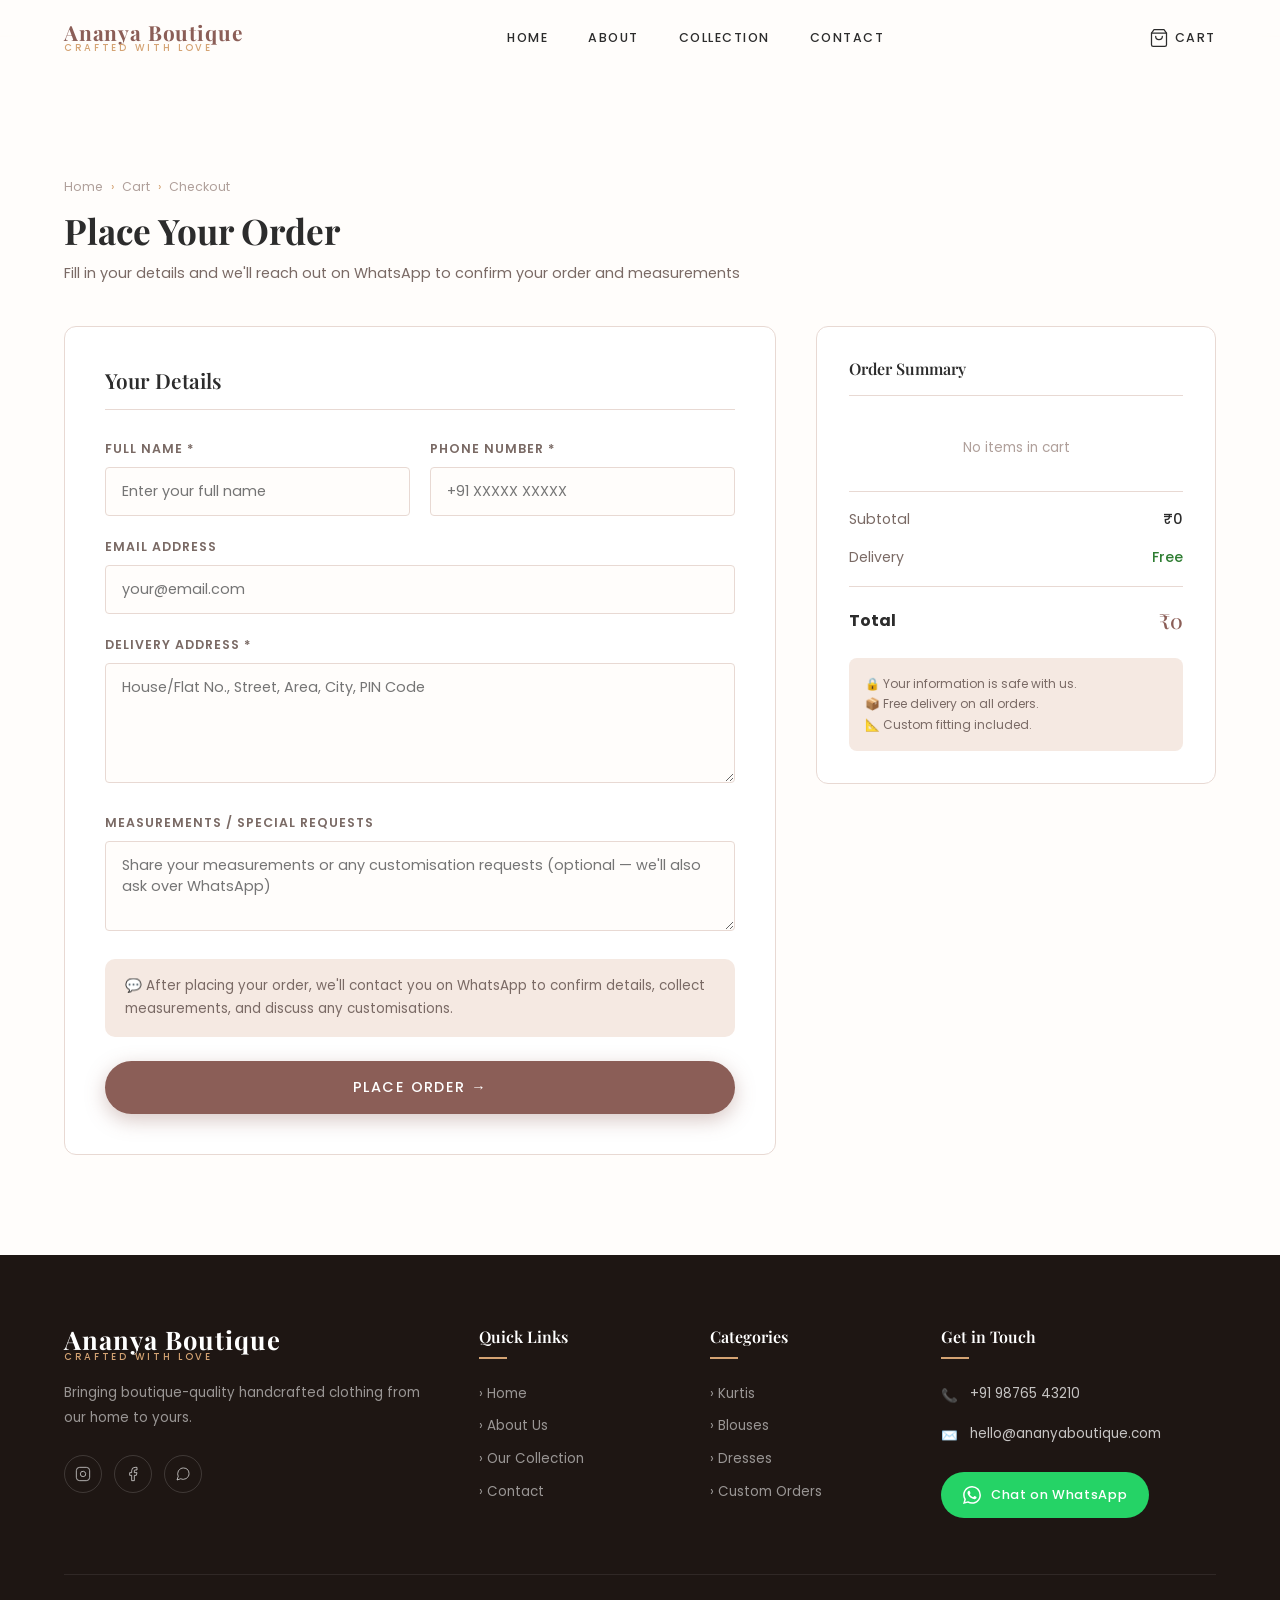
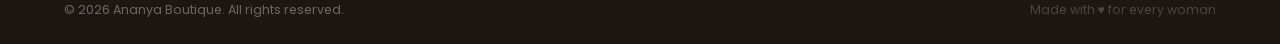
<file: checkout.html>
<!DOCTYPE html>
<html lang="en">
<head>
  <meta charset="UTF-8" />
  <meta name="viewport" content="width=device-width, initial-scale=1.0" />
  <title>Checkout — Ananya Boutique</title>
  <link rel="stylesheet" href="style.css" />
  <link rel="preconnect" href="https://fonts.googleapis.com">
  <link href="https://fonts.googleapis.com/css2?family=Playfair+Display:ital,wght@0,400;0,500;0,600;0,700;1,400;1,500&family=Poppins:wght@300;400;500;600&display=swap" rel="stylesheet">
</head>
<body>

<!-- NAVBAR -->
<nav class="navbar" id="navbar">
  <a href="index.html" class="nav-logo">
    <span class="logo-main">Ananya Boutique</span>
    <span class="logo-sub">Crafted With Love</span>
  </a>
  <div class="nav-links">
    <a href="index.html">Home</a>
    <a href="about.html">About</a>
    <a href="collection.html">Collection</a>
    <a href="contact.html">Contact</a>
  </div>
  <div class="nav-actions">
    <a href="cart.html" class="nav-cart">
      <svg width="20" height="20" viewBox="0 0 24 24" fill="none" stroke="currentColor" stroke-width="1.5" stroke-linecap="round" stroke-linejoin="round"><path d="M6 2L3 6v14a2 2 0 002 2h14a2 2 0 002-2V6l-3-4z"/><line x1="3" y1="6" x2="21" y2="6"/><path d="M16 10a4 4 0 01-8 0"/></svg>
      Cart
      <span class="cart-badge hidden">0</span>
    </a>
    <button class="hamburger" id="hamburger" aria-label="Menu">
      <span></span><span></span><span></span>
    </button>
  </div>
</nav>

<div class="mobile-menu" id="mobileMenu">
  <a href="index.html">Home</a>
  <a href="about.html">About</a>
  <a href="collection.html">Collection</a>
  <a href="cart.html">Cart</a>
  <a href="contact.html">Contact</a>
</div>

<div class="page-wrapper">
  <section class="section">
    <div class="section-inner">
      <!-- Breadcrumb -->
      <div class="breadcrumb">
        <a href="index.html">Home</a>
        <span class="sep">›</span>
        <a href="cart.html">Cart</a>
        <span class="sep">›</span>
        <span>Checkout</span>
      </div>

      <div style="margin-bottom:40px">
        <h1 style="font-size:2.2rem;margin-bottom:8px">Place Your Order</h1>
        <p style="color:var(--text-light);font-size:0.9rem">Fill in your details and we'll reach out on WhatsApp to confirm your order and measurements</p>
      </div>

      <div class="checkout-layout">

        <!-- FORM -->
        <div>
          <div class="checkout-form-card">
            <h3>Your Details</h3>
            <form id="checkoutForm" novalidate>
              <div class="form-row">
                <div class="form-group">
                  <label for="fullName">Full Name *</label>
                  <input type="text" id="fullName" placeholder="Enter your full name" required />
                </div>
                <div class="form-group">
                  <label for="phone">Phone Number *</label>
                  <input type="tel" id="phone" placeholder="+91 XXXXX XXXXX" required />
                </div>
              </div>
              <div class="form-group">
                <label for="email">Email Address</label>
                <input type="email" id="email" placeholder="your@email.com" />
              </div>
              <div class="form-group">
                <label for="address">Delivery Address *</label>
                <textarea id="address" placeholder="House/Flat No., Street, Area, City, PIN Code" required></textarea>
              </div>
              <div class="form-group">
                <label for="measurements">Measurements / Special Requests</label>
                <textarea id="measurements" placeholder="Share your measurements or any customisation requests (optional — we'll also ask over WhatsApp)" style="height:90px"></textarea>
              </div>

              <div style="background:var(--secondary);border-radius:10px;padding:16px 20px;margin-bottom:24px;font-size:0.84rem;color:var(--text-light)">
                💬 After placing your order, we'll contact you on WhatsApp to confirm details, collect measurements, and discuss any customisations.
              </div>

              <button type="submit" class="btn btn-primary" style="width:100%;justify-content:center;font-size:0.9rem;padding:16px 32px">
                Place Order →
              </button>
            </form>
          </div>

          <!-- SUCCESS MESSAGE -->
          <div id="orderSuccess" class="checkout-form-card order-success" style="display:none">
            <div class="success-icon">✅</div>
            <h2>Order Placed Successfully!</h2>
            <p>Thank you! Your order request has been received. We will contact you on WhatsApp shortly to confirm your order details and measurements.</p>
            <div style="background:var(--secondary);border-radius:10px;padding:20px;margin-bottom:24px;font-size:0.88rem;color:var(--text-light);line-height:1.7">
              📱 Please save our number <strong>+91 98765 43210</strong> and keep an eye out for a WhatsApp message from us.
            </div>
            <div style="display:flex;gap:12px;justify-content:center;flex-wrap:wrap">
              <a href="index.html" class="btn btn-primary">Back to Home</a>
              <a href="collection.html" class="btn btn-outline">Continue Shopping</a>
            </div>
          </div>
        </div>

        <!-- ORDER SUMMARY -->
        <div class="checkout-order-card">
          <h3>Order Summary</h3>
          <div id="checkoutItems">
            <!-- Filled by JS -->
          </div>
          <div id="checkoutTotal" style="margin-top:16px;padding-top:16px;border-top:1px solid var(--border)">
            <!-- Filled by JS -->
          </div>
          <div style="margin-top:20px;padding:16px;background:var(--secondary);border-radius:8px">
            <div style="font-size:0.75rem;color:var(--text-light);line-height:1.7">
              🔒 Your information is safe with us.<br>
              📦 Free delivery on all orders.<br>
              📐 Custom fitting included.
            </div>
          </div>
        </div>

      </div>
    </div>
  </section>
</div>

<!-- FOOTER -->
<footer>
  <div class="footer-grid">
    <div class="footer-brand">
      <div class="nav-logo" style="margin-bottom:1rem">
        <span class="logo-main">Ananya Boutique</span>
        <span class="logo-sub">Crafted With Love</span>
      </div>
      <p class="footer-desc">Bringing boutique-quality handcrafted clothing from our home to yours.</p>
      <div class="footer-socials">
        <a href="#" class="social-btn"><svg width="16" height="16" viewBox="0 0 24 24" fill="none" stroke="currentColor" stroke-width="1.5"><rect x="2" y="2" width="20" height="20" rx="5" ry="5"/><path d="M16 11.37A4 4 0 1112.63 8 4 4 0 0116 11.37z"/><line x1="17.5" y1="6.5" x2="17.51" y2="6.5"/></svg></a>
        <a href="#" class="social-btn"><svg width="16" height="16" viewBox="0 0 24 24" fill="none" stroke="currentColor" stroke-width="1.5"><path d="M18 2h-3a5 5 0 00-5 5v3H7v4h3v8h4v-8h3l1-4h-4V7a1 1 0 011-1h3z"/></svg></a>
        <a href="https://wa.me/919876543210" class="social-btn"><svg width="16" height="16" viewBox="0 0 24 24" fill="none" stroke="currentColor" stroke-width="1.5"><path d="M21 11.5a8.38 8.38 0 01-.9 3.8 8.5 8.5 0 01-7.6 4.7 8.38 8.38 0 01-3.8-.9L3 21l1.9-5.7a8.38 8.38 0 01-.9-3.8 8.5 8.5 0 014.7-7.6 8.38 8.38 0 013.8-.9h.5a8.48 8.48 0 018 8v.5z"/></svg></a>
      </div>
    </div>
    <div>
      <h4 class="footer-heading">Quick Links</h4>
      <ul class="footer-links">
        <li><a href="index.html">› Home</a></li>
        <li><a href="about.html">› About Us</a></li>
        <li><a href="collection.html">› Our Collection</a></li>
        <li><a href="contact.html">› Contact</a></li>
      </ul>
    </div>
    <div>
      <h4 class="footer-heading">Categories</h4>
      <ul class="footer-links">
        <li><a href="collection.html">› Kurtis</a></li>
        <li><a href="collection.html">› Blouses</a></li>
        <li><a href="collection.html">› Dresses</a></li>
        <li><a href="collection.html">› Custom Orders</a></li>
      </ul>
    </div>
    <div>
      <h4 class="footer-heading">Get in Touch</h4>
      <div class="footer-contact-item"><span class="icon">📞</span><span>+91 98765 43210</span></div>
      <div class="footer-contact-item"><span class="icon">✉️</span><span>hello@ananyaboutique.com</span></div>
      <a href="https://wa.me/919876543210" class="whatsapp-btn">
        <svg width="18" height="18" viewBox="0 0 24 24" fill="currentColor"><path d="M17.472 14.382c-.297-.149-1.758-.867-2.03-.967-.273-.099-.471-.148-.67.15-.197.297-.767.966-.94 1.164-.173.199-.347.223-.644.075-.297-.15-1.255-.463-2.39-1.475-.883-.788-1.48-1.761-1.653-2.059-.173-.297-.018-.458.13-.606.134-.133.298-.347.446-.52.149-.174.198-.298.298-.497.099-.198.05-.371-.025-.52-.075-.149-.669-1.612-.916-2.207-.242-.579-.487-.5-.669-.51-.173-.008-.371-.01-.57-.01-.198 0-.52.074-.792.372-.272.297-1.04 1.016-1.04 2.479 0 1.462 1.065 2.875 1.213 3.074.149.198 2.096 3.2 5.077 4.487.709.306 1.262.489 1.694.625.712.227 1.36.195 1.871.118.571-.085 1.758-.719 2.006-1.413.248-.694.248-1.289.173-1.413-.074-.124-.272-.198-.57-.347m-5.421 7.403h-.004a9.87 9.87 0 01-5.031-1.378l-.361-.214-3.741.982.998-3.648-.235-.374a9.86 9.86 0 01-1.51-5.26c.001-5.45 4.436-9.884 9.888-9.884 2.64 0 5.122 1.03 6.988 2.898a9.825 9.825 0 012.893 6.994c-.003 5.45-4.437 9.884-9.885 9.884m8.413-18.297A11.815 11.815 0 0012.05 0C5.495 0 .16 5.335.157 11.892c0 2.096.547 4.142 1.588 5.945L.057 24l6.305-1.654a11.882 11.882 0 005.683 1.448h.005c6.554 0 11.89-5.335 11.893-11.893a11.821 11.821 0 00-3.48-8.413z"/></svg>
        Chat on WhatsApp
      </a>
    </div>
  </div>
  <div class="footer-bottom">
    <span>© 2026 Ananya Boutique. All rights reserved.</span>
    <span style="color:rgba(255,255,255,0.2)">Made with ♥ for every woman</span>
  </div>
</footer>

<button class="back-top" id="backTop" aria-label="Back to top">↑</button>
<div id="toast" class="toast"></div>
<script src="script.js"></script>
</body>
</html>
</file>
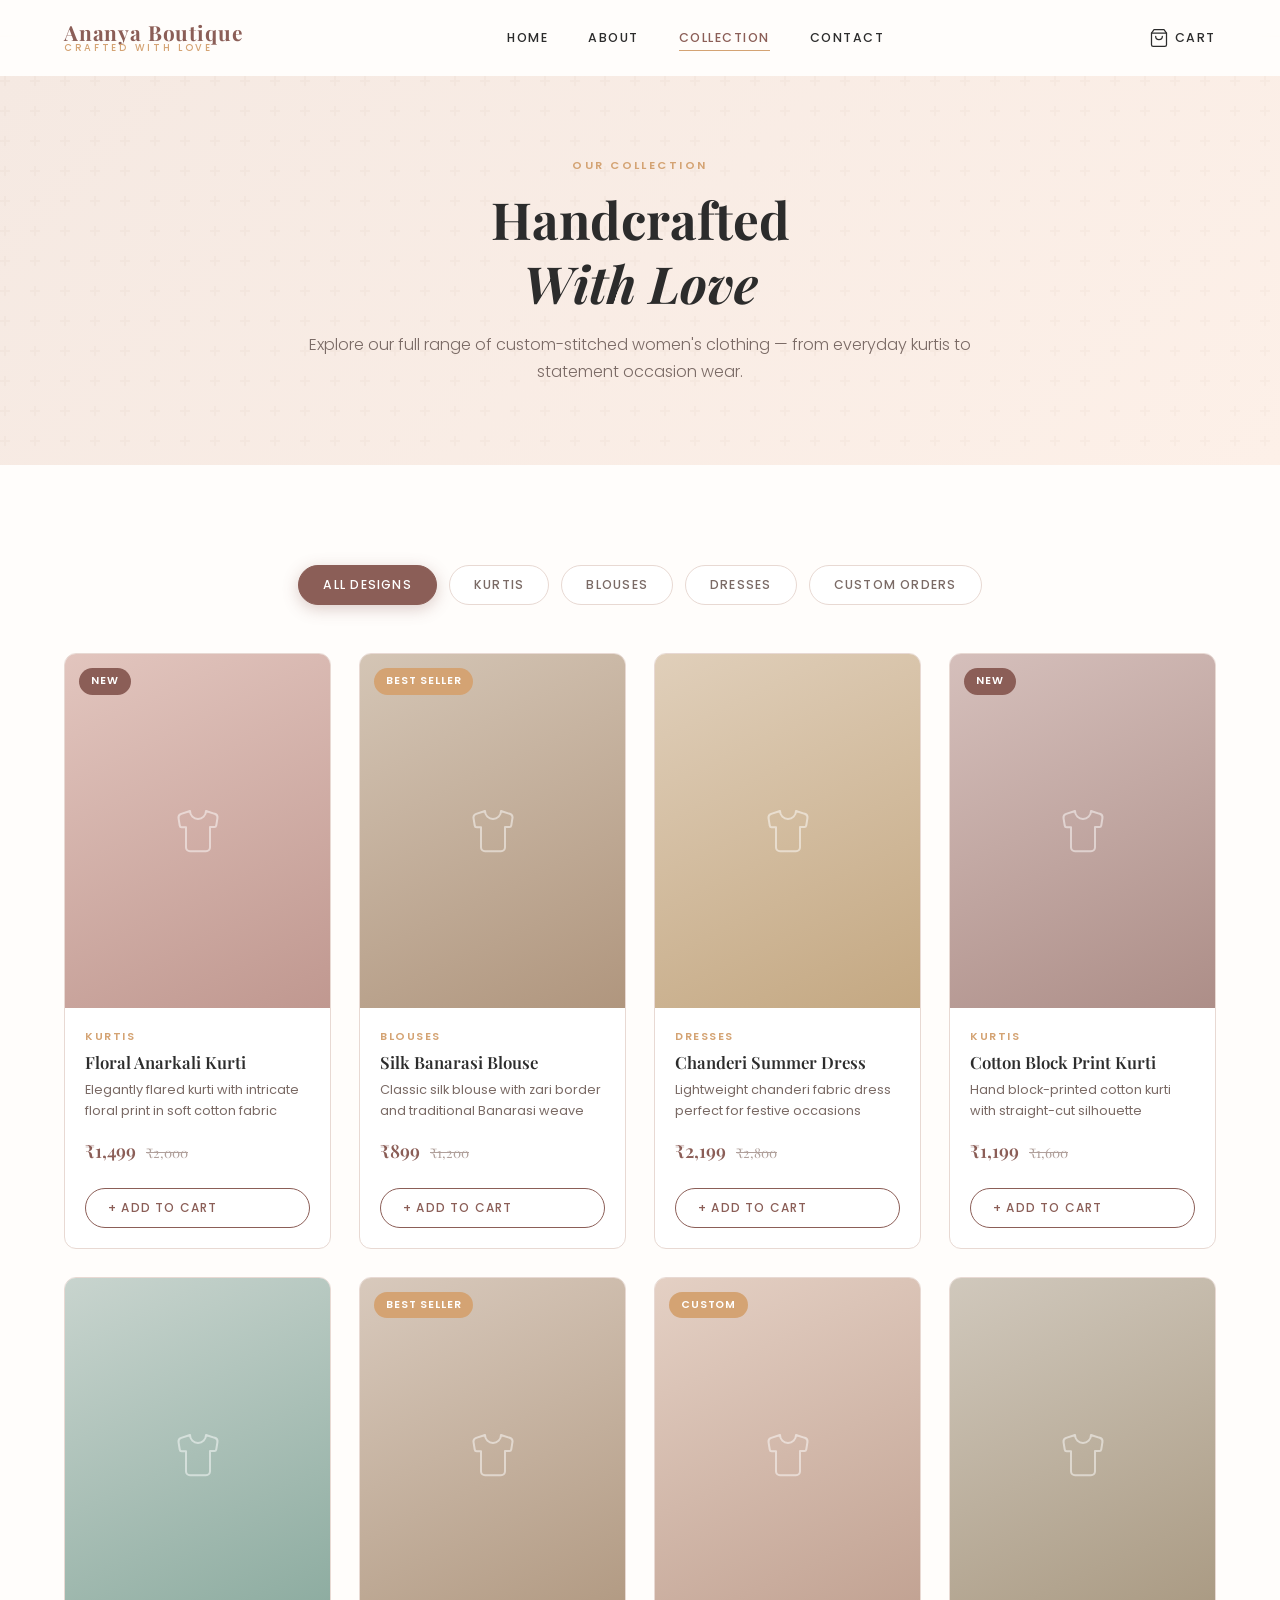
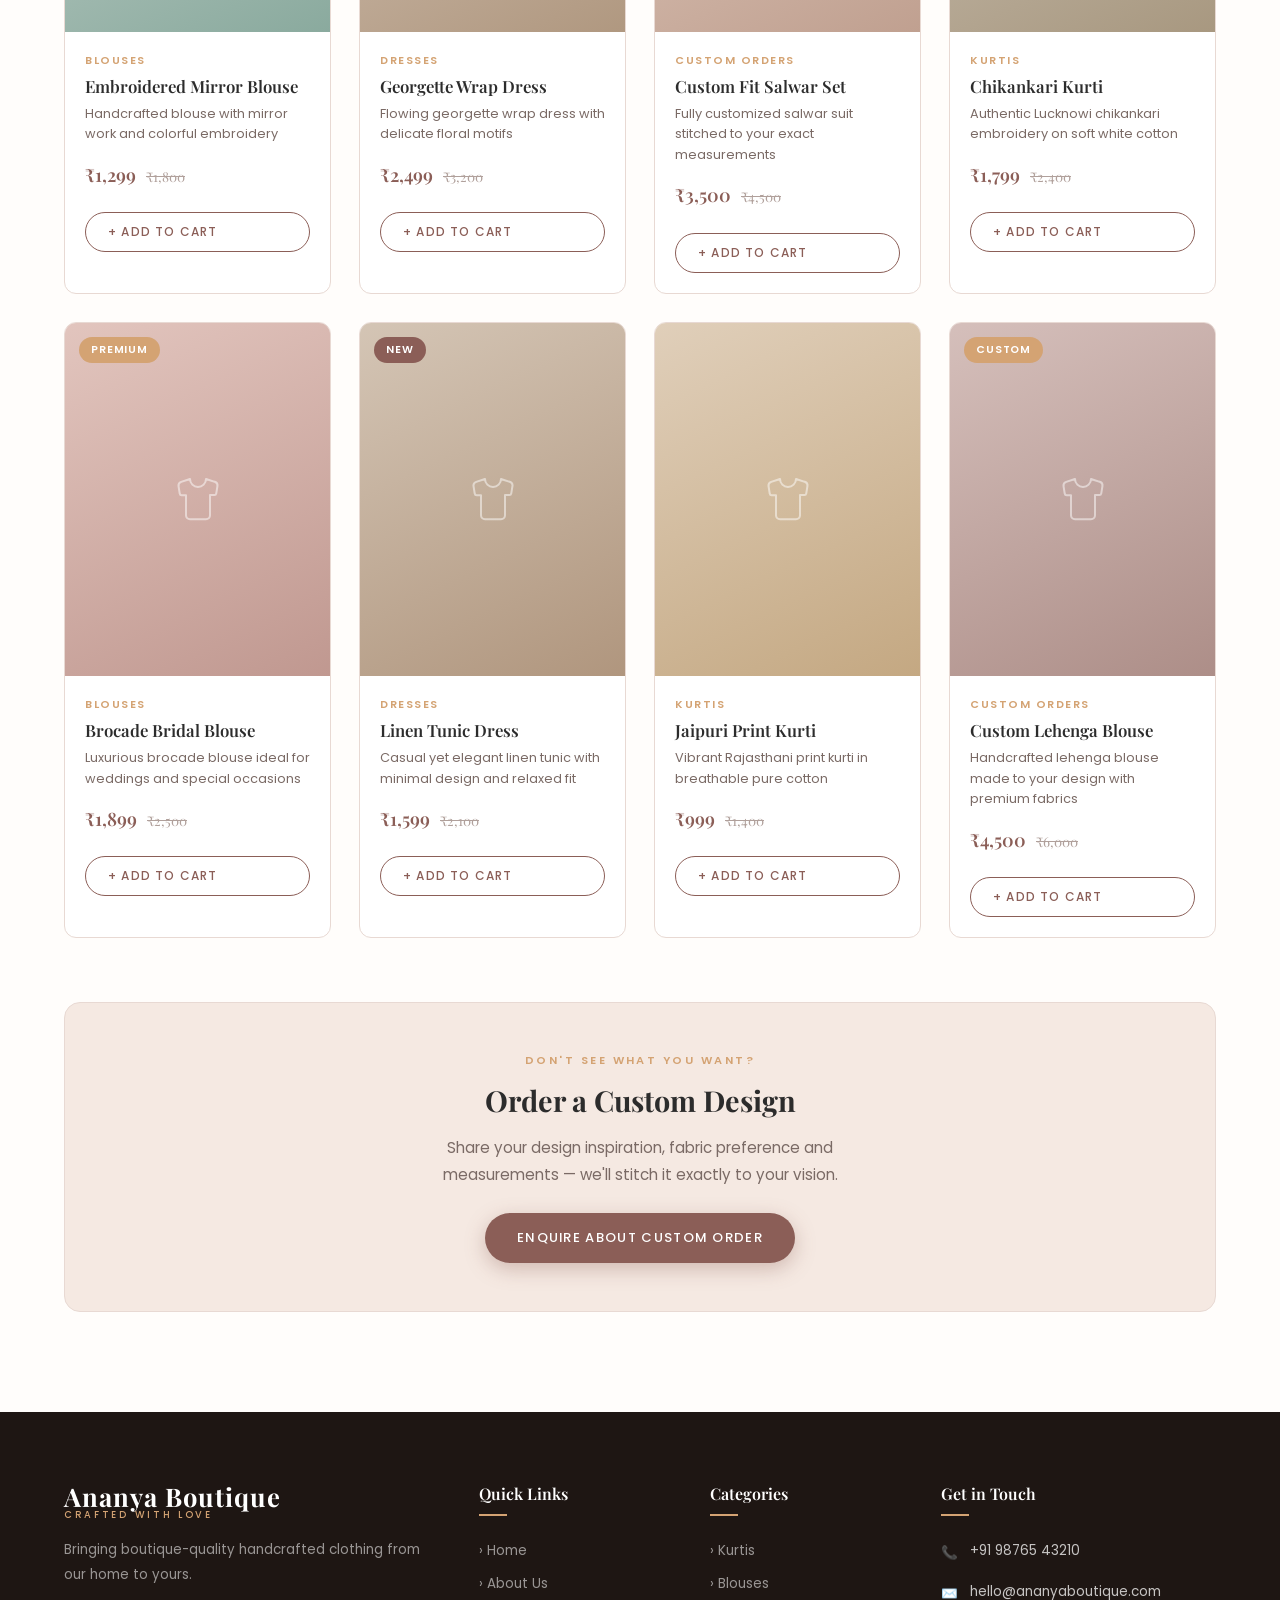
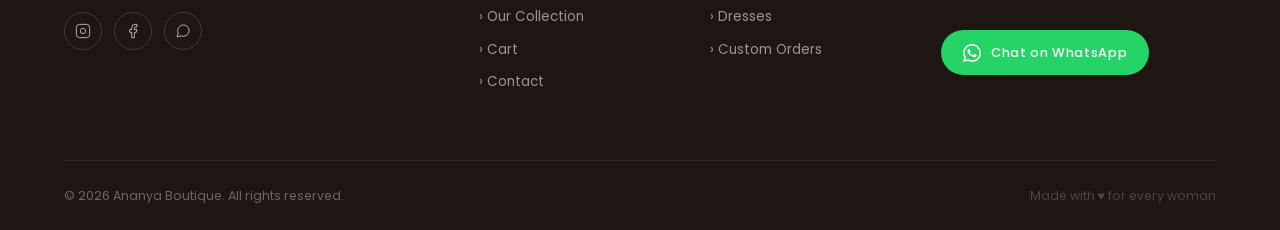
<file: collection.html>
<!DOCTYPE html>
<html lang="en">
<head>
  <meta charset="UTF-8" />
  <meta name="viewport" content="width=device-width, initial-scale=1.0" />
  <title>Collection — Ananya Boutique</title>
  <meta name="description" content="Browse our full collection of handcrafted kurtis, blouses, dresses and custom orders.">
  <link rel="stylesheet" href="style.css" />
  <link rel="preconnect" href="https://fonts.googleapis.com">
  <link href="https://fonts.googleapis.com/css2?family=Playfair+Display:ital,wght@0,400;0,500;0,600;0,700;1,400;1,500&family=Poppins:wght@300;400;500;600&display=swap" rel="stylesheet">
</head>
<body>

<!-- NAVBAR -->
<nav class="navbar" id="navbar">
  <a href="index.html" class="nav-logo">
    <span class="logo-main">Ananya Boutique</span>
    <span class="logo-sub">Crafted With Love</span>
  </a>
  <div class="nav-links">
    <a href="index.html">Home</a>
    <a href="about.html">About</a>
    <a href="collection.html" class="active">Collection</a>
    <a href="contact.html">Contact</a>
  </div>
  <div class="nav-actions">
    <a href="cart.html" class="nav-cart">
      <svg width="20" height="20" viewBox="0 0 24 24" fill="none" stroke="currentColor" stroke-width="1.5" stroke-linecap="round" stroke-linejoin="round"><path d="M6 2L3 6v14a2 2 0 002 2h14a2 2 0 002-2V6l-3-4z"/><line x1="3" y1="6" x2="21" y2="6"/><path d="M16 10a4 4 0 01-8 0"/></svg>
      Cart
      <span class="cart-badge hidden">0</span>
    </a>
    <button class="hamburger" id="hamburger" aria-label="Menu">
      <span></span><span></span><span></span>
    </button>
  </div>
</nav>

<div class="mobile-menu" id="mobileMenu">
  <a href="index.html">Home</a>
  <a href="about.html">About</a>
  <a href="collection.html">Collection</a>
  <a href="cart.html">Cart</a>
  <a href="contact.html">Contact</a>
</div>

<!-- PAGE HERO -->
<div class="page-wrapper">
  <div class="page-hero">
    <div class="page-hero-inner">
      <span class="section-tag">Our Collection</span>
      <h1>Handcrafted<br><em>With Love</em></h1>
      <p>Explore our full range of custom-stitched women's clothing — from everyday kurtis to statement occasion wear.</p>
    </div>
  </div>

  <!-- COLLECTION -->
  <section class="section">
    <div class="section-inner">
      <!-- FILTER BAR -->
      <div class="filter-bar">
        <button class="filter-btn active" data-filter="all">All Designs</button>
        <button class="filter-btn" data-filter="kurtis">Kurtis</button>
        <button class="filter-btn" data-filter="blouses">Blouses</button>
        <button class="filter-btn" data-filter="dresses">Dresses</button>
        <button class="filter-btn" data-filter="custom">Custom Orders</button>
      </div>

      <!-- PRODUCT GRID -->
      <div class="collection-grid" id="collectionGrid">
        <!-- Filled by JS -->
      </div>

      <!-- CUSTOM ORDER CTA -->
      <div style="margin-top:64px;background:var(--secondary);border-radius:16px;padding:48px;text-align:center;border:1px solid var(--border)">
        <span class="section-tag" style="justify-content:center;display:flex">Don't see what you want?</span>
        <h3 style="font-family:'Playfair Display',serif;font-size:1.8rem;margin-bottom:1rem">Order a Custom Design</h3>
        <p style="color:var(--text-light);max-width:480px;margin:0 auto 1.5rem;font-size:0.95rem;line-height:1.8">Share your design inspiration, fabric preference and measurements — we'll stitch it exactly to your vision.</p>
        <a href="contact.html" class="btn btn-primary">Enquire About Custom Order</a>
      </div>
    </div>
  </section>

</div>

<!-- FOOTER -->
<footer>
  <div class="footer-grid">
    <div class="footer-brand">
      <div class="nav-logo" style="margin-bottom:1rem">
        <span class="logo-main">Ananya Boutique</span>
        <span class="logo-sub">Crafted With Love</span>
      </div>
      <p class="footer-desc">Bringing boutique-quality handcrafted clothing from our home to yours.</p>
      <div class="footer-socials">
        <a href="#" class="social-btn"><svg width="16" height="16" viewBox="0 0 24 24" fill="none" stroke="currentColor" stroke-width="1.5"><rect x="2" y="2" width="20" height="20" rx="5" ry="5"/><path d="M16 11.37A4 4 0 1112.63 8 4 4 0 0116 11.37z"/><line x1="17.5" y1="6.5" x2="17.51" y2="6.5"/></svg></a>
        <a href="#" class="social-btn"><svg width="16" height="16" viewBox="0 0 24 24" fill="none" stroke="currentColor" stroke-width="1.5"><path d="M18 2h-3a5 5 0 00-5 5v3H7v4h3v8h4v-8h3l1-4h-4V7a1 1 0 011-1h3z"/></svg></a>
        <a href="https://wa.me/919876543210" class="social-btn"><svg width="16" height="16" viewBox="0 0 24 24" fill="none" stroke="currentColor" stroke-width="1.5"><path d="M21 11.5a8.38 8.38 0 01-.9 3.8 8.5 8.5 0 01-7.6 4.7 8.38 8.38 0 01-3.8-.9L3 21l1.9-5.7a8.38 8.38 0 01-.9-3.8 8.5 8.5 0 014.7-7.6 8.38 8.38 0 013.8-.9h.5a8.48 8.48 0 018 8v.5z"/></svg></a>
      </div>
    </div>
    <div>
      <h4 class="footer-heading">Quick Links</h4>
      <ul class="footer-links">
        <li><a href="index.html">› Home</a></li>
        <li><a href="about.html">› About Us</a></li>
        <li><a href="collection.html">› Our Collection</a></li>
        <li><a href="cart.html">› Cart</a></li>
        <li><a href="contact.html">› Contact</a></li>
      </ul>
    </div>
    <div>
      <h4 class="footer-heading">Categories</h4>
      <ul class="footer-links">
        <li><a href="collection.html">› Kurtis</a></li>
        <li><a href="collection.html">› Blouses</a></li>
        <li><a href="collection.html">› Dresses</a></li>
        <li><a href="collection.html">› Custom Orders</a></li>
      </ul>
    </div>
    <div>
      <h4 class="footer-heading">Get in Touch</h4>
      <div class="footer-contact-item"><span class="icon">📞</span><span>+91 98765 43210</span></div>
      <div class="footer-contact-item"><span class="icon">✉️</span><span>hello@ananyaboutique.com</span></div>
      <a href="https://wa.me/919876543210" class="whatsapp-btn">
        <svg width="18" height="18" viewBox="0 0 24 24" fill="currentColor"><path d="M17.472 14.382c-.297-.149-1.758-.867-2.03-.967-.273-.099-.471-.148-.67.15-.197.297-.767.966-.94 1.164-.173.199-.347.223-.644.075-.297-.15-1.255-.463-2.39-1.475-.883-.788-1.48-1.761-1.653-2.059-.173-.297-.018-.458.13-.606.134-.133.298-.347.446-.52.149-.174.198-.298.298-.497.099-.198.05-.371-.025-.52-.075-.149-.669-1.612-.916-2.207-.242-.579-.487-.5-.669-.51-.173-.008-.371-.01-.57-.01-.198 0-.52.074-.792.372-.272.297-1.04 1.016-1.04 2.479 0 1.462 1.065 2.875 1.213 3.074.149.198 2.096 3.2 5.077 4.487.709.306 1.262.489 1.694.625.712.227 1.36.195 1.871.118.571-.085 1.758-.719 2.006-1.413.248-.694.248-1.289.173-1.413-.074-.124-.272-.198-.57-.347m-5.421 7.403h-.004a9.87 9.87 0 01-5.031-1.378l-.361-.214-3.741.982.998-3.648-.235-.374a9.86 9.86 0 01-1.51-5.26c.001-5.45 4.436-9.884 9.888-9.884 2.64 0 5.122 1.03 6.988 2.898a9.825 9.825 0 012.893 6.994c-.003 5.45-4.437 9.884-9.885 9.884m8.413-18.297A11.815 11.815 0 0012.05 0C5.495 0 .16 5.335.157 11.892c0 2.096.547 4.142 1.588 5.945L.057 24l6.305-1.654a11.882 11.882 0 005.683 1.448h.005c6.554 0 11.89-5.335 11.893-11.893a11.821 11.821 0 00-3.48-8.413z"/></svg>
        Chat on WhatsApp
      </a>
    </div>
  </div>
  <div class="footer-bottom">
    <span>© 2026 Ananya Boutique. All rights reserved.</span>
    <span style="color:rgba(255,255,255,0.2)">Made with ♥ for every woman</span>
  </div>
</footer>

<button class="back-top" id="backTop" aria-label="Back to top">↑</button>
<div id="toast" class="toast"></div>
<script src="script.js"></script>
</body>
</html>
</file>
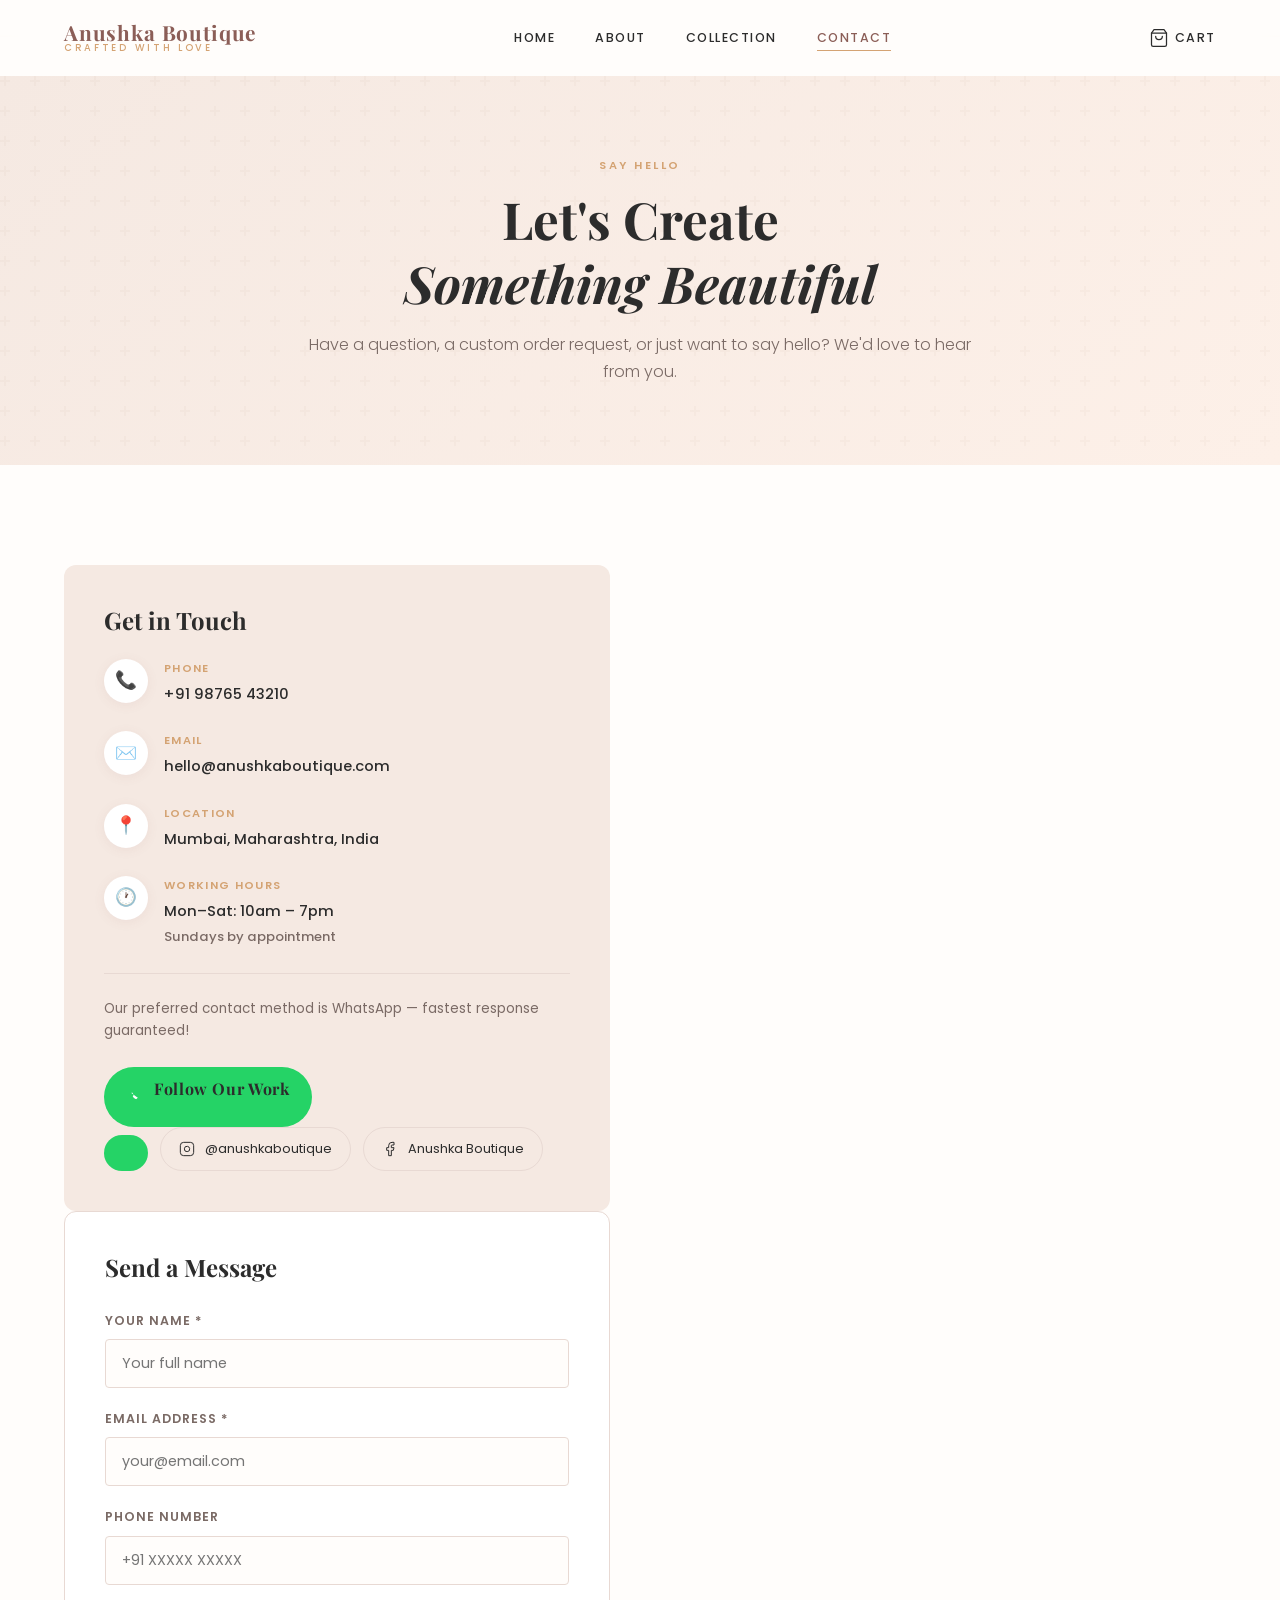
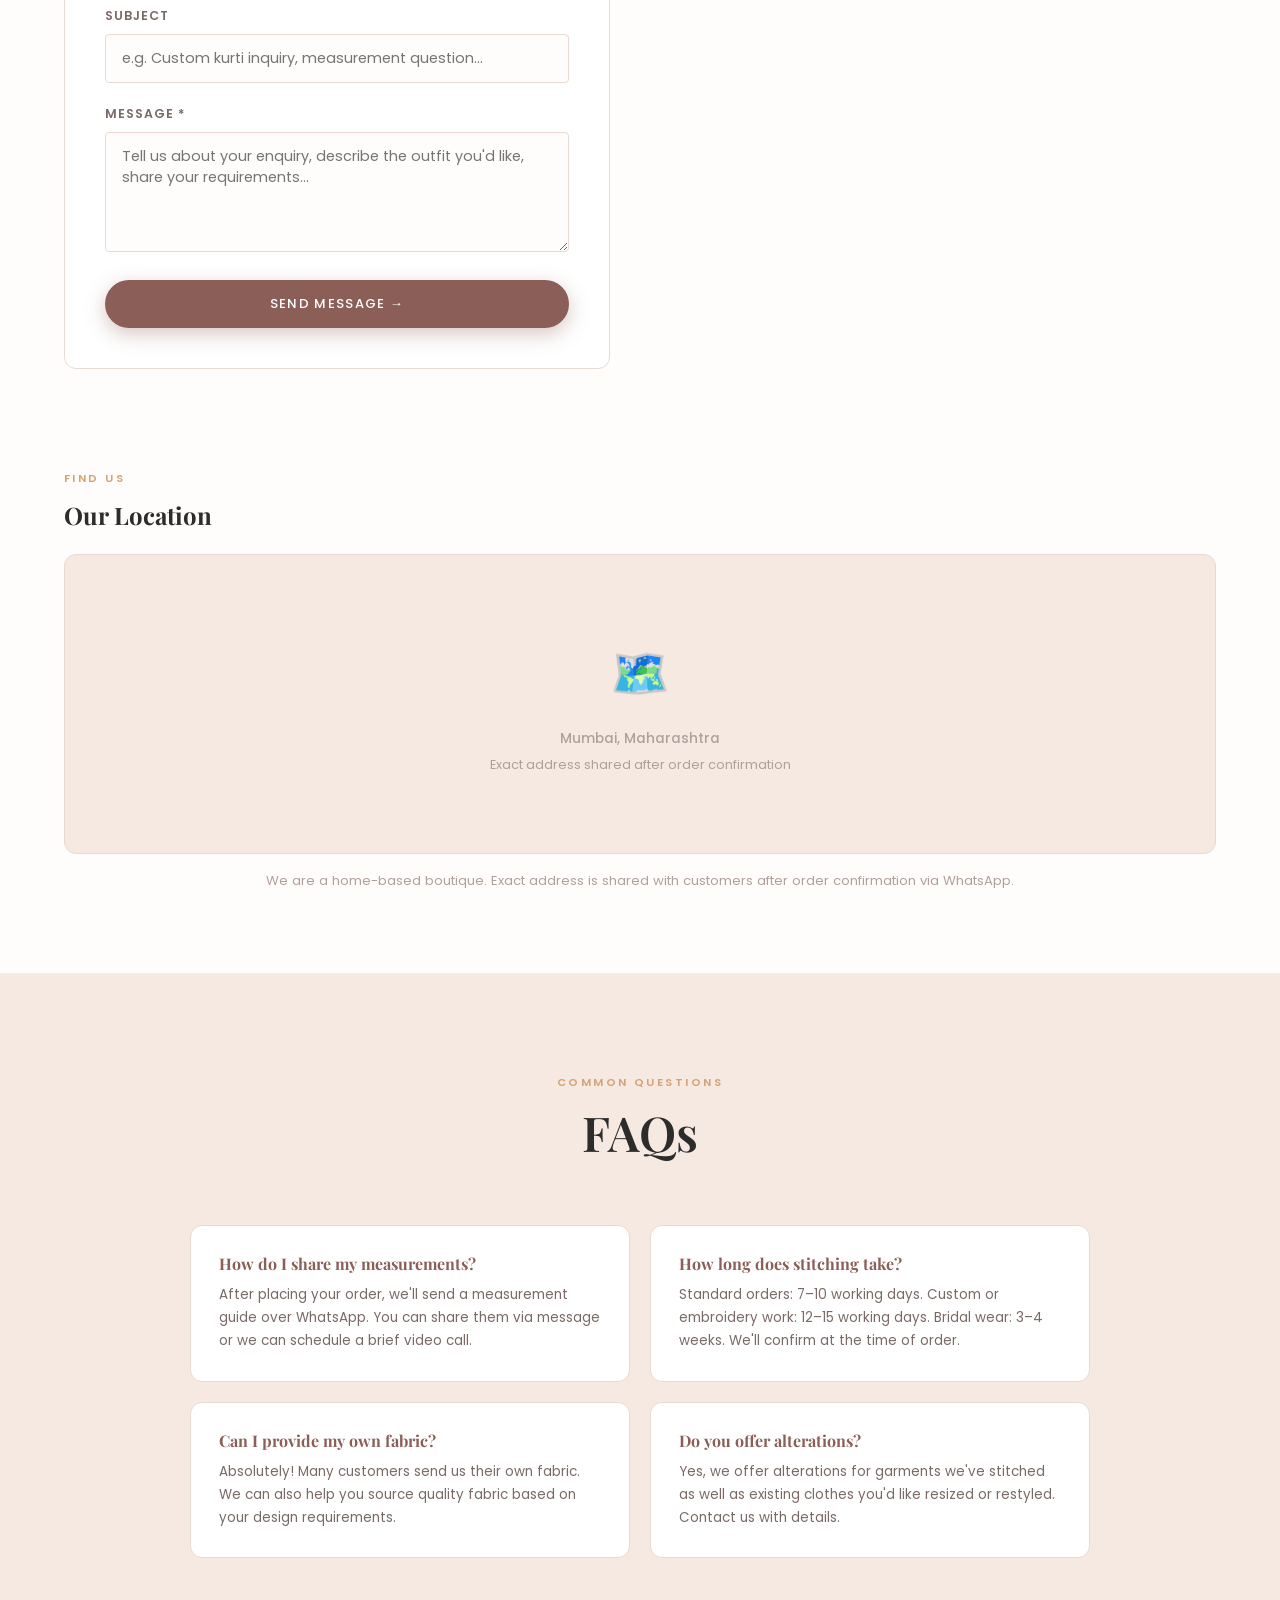
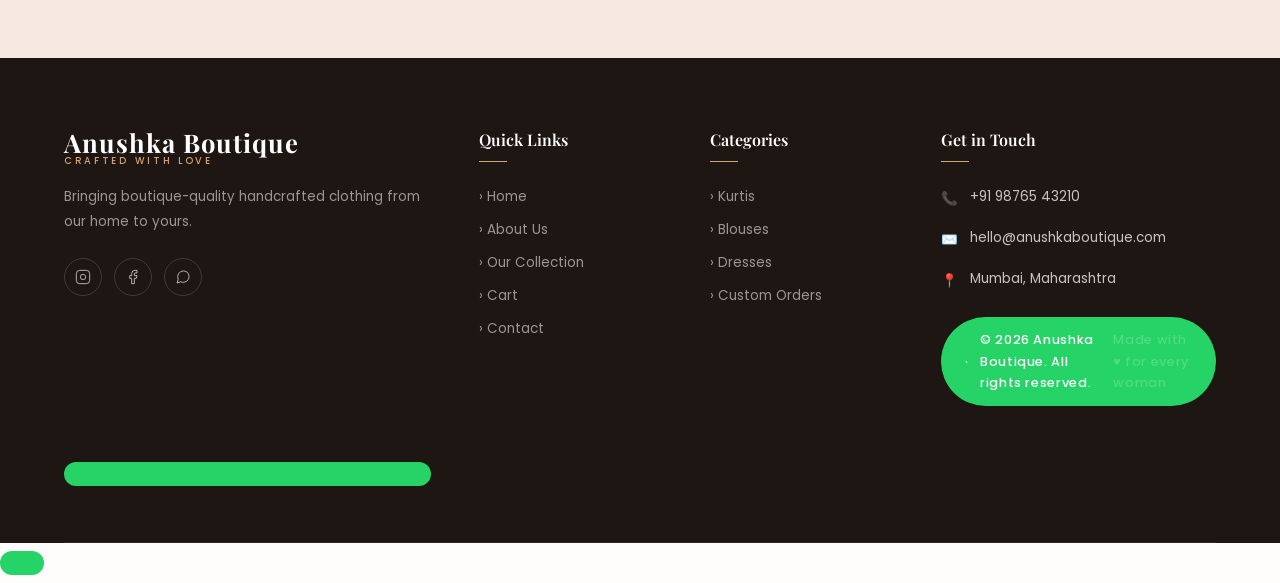
<file: contact.html>
<!DOCTYPE html>
<html lang="en">
<head>
  <meta charset="UTF-8" />
  <meta name="viewport" content="width=device-width, initial-scale=1.0" />
  <title>Contact — Anushka Boutique</title>
  <meta name="description" content="Get in touch with Anushka Boutique for orders, enquiries, and custom stitching requests.">
  <link rel="stylesheet" href="style.css" />
  <link rel="preconnect" href="https://fonts.googleapis.com">
  <link href="https://fonts.googleapis.com/css2?family=Playfair+Display:ital,wght@0,400;0,500;0,600;0,700;1,400;1,500&family=Poppins:wght@300;400;500;600&display=swap" rel="stylesheet">
</head>
<body>

<!-- NAVBAR -->
<nav class="navbar" id="navbar">
  <a href="index.html" class="nav-logo">
    <span class="logo-main">Anushka Boutique</span>
    <span class="logo-sub">Crafted With Love</span>
  </a>
  <div class="nav-links">
    <a href="index.html">Home</a>
    <a href="about.html">About</a>
    <a href="collection.html">Collection</a>
    <a href="contact.html" class="active">Contact</a>
  </div>
  <div class="nav-actions">
    <a href="cart.html" class="nav-cart">
      <svg width="20" height="20" viewBox="0 0 24 24" fill="none" stroke="currentColor" stroke-width="1.5" stroke-linecap="round" stroke-linejoin="round"><path d="M6 2L3 6v14a2 2 0 002 2h14a2 2 0 002-2V6l-3-4z"/><line x1="3" y1="6" x2="21" y2="6"/><path d="M16 10a4 4 0 01-8 0"/></svg>
      Cart
      <span class="cart-badge hidden">0</span>
    </a>
    <button class="hamburger" id="hamburger" aria-label="Menu">
      <span></span><span></span><span></span>
    </button>
  </div>
</nav>

<div class="mobile-menu" id="mobileMenu">
  <a href="index.html">Home</a>
  <a href="about.html">About</a>
  <a href="collection.html">Collection</a>
  <a href="cart.html">Cart</a>
  <a href="contact.html">Contact</a>
</div>

<!-- PAGE HERO -->
<div class="page-wrapper">
  <div class="page-hero">
    <div class="page-hero-inner">
      <span class="section-tag">Say Hello</span>
      <h1>Let's Create<br><em>Something Beautiful</em></h1>
      <p>Have a question, a custom order request, or just want to say hello? We'd love to hear from you.</p>
    </div>
  </div>

  <!-- CONTACT SECTION -->
  <section class="section">
    <div class="section-inner">
      <div class="contact-grid">

        <!-- CONTACT INFO -->
        <div>
          <div class="contact-info-card fade-in">
            <h3>Get in Touch</h3>

            <div class="contact-item">
              <div class="contact-icon">📞</div>
              <div>
                <div class="contact-item-label">Phone</div>
                <div class="contact-item-value"><a href="tel:+919876543210" style="color:var(--text)">+91 98765 43210</a></div>
              </div>
            </div>

            <div class="contact-item">
              <div class="contact-icon">✉️</div>
              <div>
                <div class="contact-item-label">Email</div>
                <div class="contact-item-value"><a href="mailto:hello@anushkaboutique.com" style="color:var(--text)">hello@anushkaboutique.com</a></div>
              </div>
            </div>

            <div class="contact-item">
              <div class="contact-icon">📍</div>
              <div>
                <div class="contact-item-label">Location</div>
                <div class="contact-item-value">Mumbai, Maharashtra, India</div>
              </div>
            </div>

            <div class="contact-item">
              <div class="contact-icon">🕐</div>
              <div>
                <div class="contact-item-label">Working Hours</div>
                <div class="contact-item-value">Mon–Sat: 10am – 7pm<br><span style="font-size:0.82rem;color:var(--text-light)">Sundays by appointment</span></div>
              </div>
            </div>

            <div style="margin-top:8px;padding-top:24px;border-top:1px solid var(--border)">
              <p style="font-size:0.84rem;color:var(--text-light);margin-bottom:16px">Our preferred contact method is WhatsApp — fastest response guaranteed!</p>
              <a href="https://wa.me/919876543210?text=Hello%20Anushka%20Boutique!%20I%20have%20a%20query%20about%20your%20collection." class="whatsapp-btn" style="display:inline-flex">
                <svg width="18" height="18" viewBox="0 0 24 24" fill="currentColor"><path d="M17.472 14.382c-.297-.149-1.758-.867-2.03-.967-.273-.099-.471-.148-.67.15-.197.297-.767.966-.94 1.164-.173.199-.347.223-.644.075-.297-.15-1.255-.463-2.39-1.475-.883-.788-1.48-1.761-1.653-2.059-.173-.297-.018-.458.13-.606.134-.133.298-.347.446-.52.149-.174.198-.298.298-.497.099-.198.05-.371-.025-.52-.075-.149-.669-1.612-.916-2.207-.242-.579-.487-.5 -.669-.51 -.173 -.008 -.371 -.01 -.57 -.01 -.198 0 -.52 .074 -.792 .372 -.272 .297 -1.04 1.0１6 -１.０４ ２.４７９ ０ １.４６２ １.０６５ ２.８７５ １.２１３ ３.０７４ .１４９ .１９８ ２.０９６ ３.２ ５.０７７ ４.４８７ .７０９ .３０６ １.２６２ .４８９ １.６９４ .６２５ .７１２ .２２７ １.３６ .１９５ １.８７１ .１１８ .５７１ -.０８５ １.７５８ -.７１９ ２.００６ -₁₁₃ .₂₄₈ -.₆₉₄ .₂₄₈ -₁.₈₉ .₁₇₃ -₁₁₃ -.₀₇₄ -.₁₂⁴ -.₂⁷₂ -.<PASSWORD> -.<PASSWORD> -.<PASSWORD> -.<PASSWORD> -.<PASSWORD> -.<PASSWORD> -.<PASSWORD> -.<PASSWORD> -.<PASSWORD> -.<PASSWORD> -.<PASSWORD> -.<PASSWORD> -.<PASSWORD> -.<PASSWORD> -.<PASSWORD> -.<PASSWORD> -.<PASSWORD> -.<PASSWORD> -.<PASSWORD> -.<PASSWORD> -.<PASSWORD> -.<PASSWORD>

          <!-- SOCIAL LINKS -->
          <div style="margin-top:24px;padding:28px 32px;background:white;border-radius:var(--radius-lg);border:1px solid var(--border)">
            <h4 style="font-family:'Playfair Display',serif;font-size:1rem;margin-bottom:16px">Follow Our Work</h4>
            <div style="display:flex;gap:12px">
              <a href="#" style="display:flex;align-items:center;gap:10px;padding:10px 18px;border:1.5px solid var(--border);border-radius:50px;font-size:0.8rem;color:var(--text);transition:all 0.25s" onmouseover="this.style.background='#E1306C';this.style.color='white';this.style.borderColor='#E1306C'" onmouseout="this.style.background='';this.style.color='var(--text)';this.style.borderColor='var(--border)'">
                <svg width="16" height="16" viewBox="0 0 24 24" fill="none" stroke="currentColor" stroke-width="1.5"><rect x="2" y="2" width="20" height="20" rx="5" ry="5"/><path d="M16 11.37A4 4 0 1112.63 8 4 4 0 0116 11.37z"/><line x1="17.5" y1="6.5" x2="17.51" y2="6.5"/></svg>
                @anushkaboutique
              </a>
              <a href="#" style="display:flex;align-items:center;gap:10px;padding:10px 18px;border:1.5px solid var(--border);border-radius:50px;font-size:0.8rem;color:var(--text);transition:all 0.25s" onmouseover="this.style.background='#1877F2';this.style.color='white';this.style.borderColor='#1877F2'" onmouseout="this.style.background='';this.style.color='var(--text)';this.style.borderColor='var(--border)'">
                <svg width="16" height="16" viewBox="0 0 24 24" fill="none" stroke="currentColor" stroke-width="1.5"><path d="M18 2h-3a5 5 0 00-5 5v3H7v4h3v8h4v-8h3l1-4h-4V7a1 1 0 011-1h3z"/></svg>
                Anushka Boutique
              </a>
            </div>
          </div>
        </div>

        <!-- CONTACT FORM -->
        <div class="contact-form-card fade-in fade-in-delay-1">
          <h3>Send a Message</h3>
          <form id="contactForm" novalidate>
            <div class="form-group">
              <label for="contactName">Your Name *</label>
              <input type="text" id="contactName" placeholder="Your full name" required />
            </div>
            <div class="form-group">
              <label for="contactEmail">Email Address *</label>
              <input type="email" id="contactEmail" placeholder="your@email.com" required />
            </div>
            <div class="form-group">
              <label for="contactPhone">Phone Number</label>
              <input type="tel" id="contactPhone" placeholder="+91 XXXXX XXXXX" />
            </div>
            <div class="form-group">
              <label for="contactSubject">Subject</label>
              <input type="text" id="contactSubject" placeholder="e.g. Custom kurti inquiry, measurement question..." />
            </div>
            <div class="form-group">
              <label for="contactMessage">Message *</label>
              <textarea id="contactMessage" placeholder="Tell us about your enquiry, describe the outfit you'd like, share your requirements..." required></textarea>
            </div>
            <button type="submit" class="btn btn-primary" style="width:100%;justify-content:center">
              Send Message →
            </button>
          </form>
        </div>

      </div>
    </div>
  </section>

  <!-- MAP SECTION -->
  <section style="padding:0 5% 80px">
    <div style="max-width:1280px;margin:0 auto">
      <div style="margin-bottom:24px">
        <span class="section-tag">Find Us</span>
        <h3 style="font-family:'Playfair Display',serif;font-size:1.5rem">Our Location</h3>
      </div>
      <div class="map-section">
        <div class="map-placeholder">
          <div class="map-icon">🗺️</div>
          <p style="font-weight:500;margin-bottom:4px">Mumbai, Maharashtra</p>
          <p style="font-size:0.8rem">Exact address shared after order confirmation</p>
        </div>
      </div>
      <p style="font-size:0.82rem;color:var(--text-muted);text-align:center;margin-top:16px">We are a home-based boutique. Exact address is shared with customers after order confirmation via WhatsApp.</p>
    </div>
  </section>

  <!-- FAQ SECTION -->
  <section class="section" style="background:var(--secondary)">
    <div class="section-inner">
      <div class="section-header">
        <span class="section-tag">Common Questions</span>
        <h2 class="section-title">FAQs</h2>
      </div>
      <div style="display:grid;grid-template-columns:repeat(2,1fr);gap:20px;max-width:900px;margin:0 auto">
        <div style="background:white;border-radius:12px;padding:28px;border:1px solid var(--border)">
          <h4 style="font-family:'Playfair Display',serif;font-size:1rem;margin-bottom:10px;color:var(--primary)">How do I share my measurements?</h4>
          <p style="font-size:0.84rem;color:var(--text-light);line-height:1.7">After placing your order, we'll send a measurement guide over WhatsApp. You can share them via message or we can schedule a brief video call.</p>
        </div>
        <div style="background:white;border-radius:12px;padding:28px;border:1px solid var(--border)">
          <h4 style="font-family:'Playfair Display',serif;font-size:1rem;margin-bottom:10px;color:var(--primary)">How long does stitching take?</h4>
          <p style="font-size:0.84rem;color:var(--text-light);line-height:1.7">Standard orders: 7–10 working days. Custom or embroidery work: 12–15 working days. Bridal wear: 3–4 weeks. We'll confirm at the time of order.</p>
        </div>
        <div style="background:white;border-radius:12px;padding:28px;border:1px solid var(--border)">
          <h4 style="font-family:'Playfair Display',serif;font-size:1rem;margin-bottom:10px;color:var(--primary)">Can I provide my own fabric?</h4>
          <p style="font-size:0.84rem;color:var(--text-light);line-height:1.7">Absolutely! Many customers send us their own fabric. We can also help you source quality fabric based on your design requirements.</p>
        </div>
        <div style="background:white;border-radius:12px;padding:28px;border:1px solid var(--border)">
          <h4 style="font-family:'Playfair Display',serif;font-size:1rem;margin-bottom:10px;color:var(--primary)">Do you offer alterations?</h4>
          <p style="font-size:0.84rem;color:var(--text-light);line-height:1.7">Yes, we offer alterations for garments we've stitched as well as existing clothes you'd like resized or restyled. Contact us with details.</p>
        </div>
      </div>
    </div>
  </section>

</div>

<!-- FOOTER -->
<footer>
  <div class="footer-grid">
    <div class="footer-brand">
      <div class="nav-logo" style="margin-bottom:1rem">
        <span class="logo-main">Anushka Boutique</span>
        <span class="logo-sub">Crafted With Love</span>
      </div>
      <p class="footer-desc">Bringing boutique-quality handcrafted clothing from our home to yours.</p>
      <div class="footer-socials">
        <a href="#" class="social-btn"><svg width="16" height="16" viewBox="0 0 24 24" fill="none" stroke="currentColor" stroke-width="1.5"><rect x="2" y="2" width="20" height="20" rx="5" ry="5"/><path d="M16 11.37A4 4 0 1112.63 8 4 4 0 0116 11.37z"/><line x1="17.5" y1="6.5" x2="17.51" y2="6.5"/></svg></a>
        <a href="#" class="social-btn"><svg width="16" height="16" viewBox="0 0 24 24" fill="none" stroke="currentColor" stroke-width="1.5"><path d="M18 2h-3a5 5 0 00-5 5v3H7v4h3v8h4v-8h3l1-4h-4V7a1 1 0 011-1h3z"/></svg></a>
        <a href="https://wa.me/919876543210" class="social-btn"><svg width="16" height="16" viewBox="0 0 24 24" fill="none" stroke="currentColor" stroke-width="1.5"><path d="M21 11.5a8.38 8.38 0 01-.9 3.8 8.5 8.5 0 01-7.6 4.7 8.38 8.38 0 01-3.8-.9L3 21l1.9-5.7a8.38 8.38 0 01-.9-3.8 8.5 8.5 0 014.7-7.6 8.38 8.38 0 013.8-.9h.5a8.48 8.48 0 018 8v.5z"/></svg></a>
      </div>
    </div>
    <div>
      <h4 class="footer-heading">Quick Links</h4>
      <ul class="footer-links">
        <li><a href="index.html">› Home</a></li>
        <li><a href="about.html">› About Us</a></li>
        <li><a href="collection.html">› Our Collection</a></li>
        <li><a href="cart.html">› Cart</a></li>
        <li><a href="contact.html">› Contact</a></li>
      </ul>
    </div>
    <div>
      <h4 class="footer-heading">Categories</h4>
      <ul class="footer-links">
        <li><a href="collection.html">› Kurtis</a></li>
        <li><a href="collection.html">› Blouses</a></li>
        <li><a href="collection.html">› Dresses</a></li>
        <li><a href="collection.html">› Custom Orders</a></li>
      </ul>
    </div>
    <div>
      <h4 class="footer-heading">Get in Touch</h4>
      <div class="footer-contact-item"><span class="icon">📞</span><span>+91 98765 43210</span></div>
      <div class="footer-contact-item"><span class="icon">✉️</span><span>hello@anushkaboutique.com</span></div>
      <div class="footer-contact-item"><span class="icon">📍</span><span>Mumbai, Maharashtra</span></div>
      <a href="https://wa.me/919876543210" class="whatsapp-btn">
        <svg width="18" height="18" viewBox="0 0 24 24" fill="currentColor"><path d="M17.472 14.382c-.297-.149-1.758-.867-2.03-.967-.273-.099-.471-.148-.67.15-.197.297-.767.966-.94 1.164-.173.199-.347.223-.644.075-.297-.15-1.255-.463-2.39-1.475-.883-.788-1.48-1.761-1.653-2.059-.173-.297-.018-.458.13-.606.134-.133.298-.347.446-.52.149-.174.198-.298.298-.497.099-.198.05-.371-.025-.52 -.075 -.149 -.669 -1.612 -.916 -2.207 -.242 -.579 -.487 -.5 -.669 -.51 -.１７３ -.００８ -.３７１ -.０１ -.５７ -.０１ -.１９８ ０ -.５２ .０７４ -.７９２ .３７２ -.２７２ .２９７ -１.０４ １.０１６ -１.０４ ２.４７９ ０ １.４６２ １.０６５ ２.８７５ １.２１３ ３.０７４ .１４９ .１９８ ２.０９６ ３.２ ５.０７７ ４.４８７ .７０９ .３０６ １.２６２ .４８９ １.６９４ .６２５ .７１２ .２２７ １.３６ .１９５ １.８７１ .１１８ .５７１ -.０８５ １.７５８ -.７₁₉ ₂₀₀₆ -₁₄₁₃ .₂₄₈ -․₆₉₄ .₂₄₈ -₁₂₈₉ .₁₇₃ -₁₄₁₃ -․₀₇₄ -․₁₂⁴ -․₂⁷₂ -․₁⁹⁸ -․៥⁷ -․³⁴⁷m-⁵⁴²¹ ⁷⁴⁰³h-⁰⁰⁴a⁹·⁸⁷ ⁹·⁸⁷ ₀ ₀¹-⁵·₀³¹-¹·³⁷⁸l-·³⁶¹-·²¹⁴-³·⁷⁴¹·۹۸²·۹۹۸-³·۶٤٨-·²³٥-·³٧٤a٩·٨٦ ٩·٨٦ ₀ ᵗ¹⁻¹·͵¹⁻͵·²͵c͵ ·͵ ᵗ¹⁻¹ ·ͅ ᵗ¹⁻¹ ·ͅ ᵗ¹⁻¹ ·ͅ ᵗ¹⁻¹ ·ͅ ᵗ¹⁻¹ ·ͅ ᵗ¹⁻¹ ·ͅ ᵗ¹⁻¹ ·ͅ ᵗ¹⁻¹ ·ͅ ᵗ¹⁻¹ ·ͅ ᵗ¹⁻¹ ·ͅ ᵗ¹⁻¹ ·ͅ ᵗ¹⁻¹ ·ͅ ᵗ¹⁻¹ ·ͅ ᵗ¹⁻ⁱ ·̣̣̣̣̣̣̣̣̣̣̣̣̣̣̣̣̣̣̣̣̣̣̣̣̣̣̣̣̣̣̣̀
    </div>
  </div>
  <div class="footer-bottom">
    <span>© 2026 Anushka Boutique. All rights reserved.</span>
    <span style="color:rgba(255,255,255,0.2)">Made with ♥ for every woman</span>
  </div>
</footer>

<button class="back-top" id="backTop" aria-label="Back to top">↑</button>
<div id="toast" class="toast"></div>
<script src="script.js"></script>
</body>
</html>
</file>
<file: style.css>
/* ===== FONTS ===== */
@import url('https://fonts.googleapis.com/css2?family=Playfair+Display:ital,wght@0,400;0,500;0,600;0,700;1,400;1,500&family=Poppins:wght@300;400;500;600&display=swap');

/* ===== CSS VARIABLES ===== */
:root {
  --primary: #8B5E57;
  --primary-dark: #6e4940;
  --secondary: #F5E9E2;
  --accent: #D4A373;
  --accent-light: #e8c49a;
  --bg: #FFFDFB;
  --text: #2C2C2C;
  --text-light: #7a6a65;
  --text-muted: #b0a09b;
  --white: #ffffff;
  --border: #e8d9d3;
  --shadow-sm: 0 2px 12px rgba(139,94,87,0.08);
  --shadow-md: 0 8px 32px rgba(139,94,87,0.13);
  --shadow-lg: 0 20px 60px rgba(139,94,87,0.18);
  --radius: 4px;
  --radius-lg: 12px;
  --transition: all 0.35s cubic-bezier(0.25, 0.46, 0.45, 0.94);
}

/* ===== RESET & BASE ===== */
*, *::before, *::after { box-sizing: border-box; margin: 0; padding: 0; }

html { scroll-behavior: smooth; font-size: 16px; }

body {
  font-family: 'Poppins', sans-serif;
  background: var(--bg);
  color: var(--text);
  line-height: 1.7;
  overflow-x: hidden;
}

img { max-width: 100%; display: block; }
a { text-decoration: none; color: inherit; }
ul { list-style: none; }
button { cursor: pointer; border: none; outline: none; background: none; font-family: inherit; }
input, textarea, select { font-family: inherit; outline: none; }

/* ===== TYPOGRAPHY ===== */
h1, h2, h3, h4, h5 {
  font-family: 'Playfair Display', serif;
  line-height: 1.25;
  color: var(--text);
}

.section-tag {
  font-size: 0.7rem;
  font-weight: 600;
  letter-spacing: 0.22em;
  text-transform: uppercase;
  color: var(--accent);
  display: block;
  margin-bottom: 0.75rem;
}

.section-title {
  font-size: clamp(2rem, 4vw, 3rem);
  font-weight: 600;
  line-height: 1.2;
  margin-bottom: 1.25rem;
}

.section-subtitle {
  font-size: 1rem;
  color: var(--text-light);
  font-weight: 300;
  max-width: 560px;
  line-height: 1.8;
}

/* ===== DECORATIVE DIVIDER ===== */
.ornament {
  display: flex;
  align-items: center;
  gap: 12px;
  margin: 1.5rem 0;
}
.ornament::before, .ornament::after {
  content: '';
  flex: 1;
  height: 1px;
  background: var(--border);
  max-width: 80px;
}
.ornament span {
  font-size: 1.2rem;
  color: var(--accent);
  line-height: 1;
}

/* ===== BUTTONS ===== */
.btn {
  display: inline-flex;
  align-items: center;
  gap: 8px;
  padding: 14px 32px;
  border-radius: 50px;
  font-size: 0.82rem;
  font-weight: 500;
  letter-spacing: 0.1em;
  text-transform: uppercase;
  transition: var(--transition);
  position: relative;
  overflow: hidden;
}

.btn::after {
  content: '';
  position: absolute;
  inset: 0;
  background: rgba(255,255,255,0.15);
  opacity: 0;
  transition: var(--transition);
}
.btn:hover::after { opacity: 1; }

.btn-primary {
  background: var(--primary);
  color: var(--white);
  box-shadow: 0 6px 20px rgba(139,94,87,0.35);
}
.btn-primary:hover {
  background: var(--primary-dark);
  box-shadow: 0 10px 30px rgba(139,94,87,0.45);
  transform: translateY(-2px);
}

.btn-outline {
  background: transparent;
  color: var(--primary);
  border: 1.5px solid var(--primary);
}
.btn-outline:hover {
  background: var(--primary);
  color: var(--white);
  transform: translateY(-2px);
  box-shadow: 0 8px 24px rgba(139,94,87,0.3);
}

.btn-accent {
  background: var(--accent);
  color: var(--white);
  box-shadow: 0 6px 20px rgba(212,163,115,0.4);
}
.btn-accent:hover {
  background: #c49060;
  transform: translateY(-2px);
  box-shadow: 0 10px 28px rgba(212,163,115,0.5);
}

.btn-sm { padding: 10px 22px; font-size: 0.75rem; }

/* ===== NAVBAR ===== */
.navbar {
  position: fixed;
  top: 0; left: 0; right: 0;
  z-index: 1000;
  padding: 0 5%;
  height: 76px;
  display: flex;
  align-items: center;
  justify-content: space-between;
  background: rgba(255,253,251,0.92);
  backdrop-filter: blur(16px);
  -webkit-backdrop-filter: blur(16px);
  transition: var(--transition);
  border-bottom: 1px solid transparent;
}

.navbar.scrolled {
  box-shadow: 0 4px 32px rgba(139,94,87,0.1);
  border-bottom-color: var(--border);
}

.nav-logo {
  display: flex;
  flex-direction: column;
  line-height: 1;
}
.nav-logo .logo-main {
  font-family: 'Playfair Display', serif;
  font-size: 1.3rem;
  font-weight: 700;
  color: var(--primary);
  letter-spacing: 0.04em;
}
.nav-logo .logo-sub {
  font-size: 0.6rem;
  letter-spacing: 0.28em;
  text-transform: uppercase;
  color: var(--accent);
  font-weight: 500;
}

.nav-links {
  display: flex;
  align-items: center;
  gap: 2.5rem;
}

.nav-links a {
  font-size: 0.78rem;
  font-weight: 500;
  letter-spacing: 0.12em;
  text-transform: uppercase;
  color: var(--text);
  position: relative;
  transition: color 0.25s;
}
.nav-links a::after {
  content: '';
  position: absolute;
  bottom: -3px; left: 0;
  width: 0; height: 1.5px;
  background: var(--accent);
  transition: width 0.3s ease;
}
.nav-links a:hover, .nav-links a.active { color: var(--primary); }
.nav-links a:hover::after, .nav-links a.active::after { width: 100%; }

.nav-cart {
  position: relative;
  display: flex;
  align-items: center;
  gap: 6px;
  font-size: 0.78rem;
  font-weight: 500;
  letter-spacing: 0.12em;
  text-transform: uppercase;
  color: var(--text);
  transition: color 0.25s;
}
.nav-cart:hover { color: var(--primary); }

.cart-badge {
  position: absolute;
  top: -8px; right: -10px;
  background: var(--primary);
  color: white;
  width: 18px; height: 18px;
  border-radius: 50%;
  font-size: 0.65rem;
  font-weight: 600;
  display: flex;
  align-items: center;
  justify-content: center;
  transition: transform 0.3s;
}
.cart-badge.bump { animation: badgeBump 0.4s ease; }

@keyframes badgeBump {
  0% { transform: scale(1); }
  50% { transform: scale(1.5); }
  100% { transform: scale(1); }
}

.cart-badge.hidden { display: none; }

.hamburger {
  display: none;
  flex-direction: column;
  gap: 5px;
  cursor: pointer;
  padding: 4px;
}
.hamburger span {
  display: block;
  width: 24px;
  height: 1.5px;
  background: var(--primary);
  transition: var(--transition);
}
.hamburger.open span:nth-child(1) { transform: translateY(6.5px) rotate(45deg); }
.hamburger.open span:nth-child(2) { opacity: 0; transform: scaleX(0); }
.hamburger.open span:nth-child(3) { transform: translateY(-6.5px) rotate(-45deg); }

.nav-actions { display: flex; align-items: center; gap: 2rem; }

/* ===== MOBILE NAV ===== */
.mobile-menu {
  position: fixed;
  top: 76px; left: 0; right: 0;
  background: var(--bg);
  z-index: 999;
  padding: 2rem 5%;
  border-bottom: 1px solid var(--border);
  transform: translateY(-110%);
  transition: transform 0.4s cubic-bezier(0.25, 0.46, 0.45, 0.94);
  box-shadow: var(--shadow-md);
}
.mobile-menu.open { transform: translateY(0); }

.mobile-menu a {
  display: block;
  padding: 1rem 0;
  font-size: 1.2rem;
  font-family: 'Playfair Display', serif;
  font-weight: 500;
  border-bottom: 1px solid var(--border);
  color: var(--text);
  transition: color 0.25s;
}
.mobile-menu a:last-child { border-bottom: none; }
.mobile-menu a:hover { color: var(--primary); }

/* ===== PAGE WRAPPER ===== */
.page-wrapper { padding-top: 76px; }

/* ===== SECTIONS ===== */
.section { padding: 100px 5%; }
.section-inner { max-width: 1280px; margin: 0 auto; }

.section-header { text-align: center; margin-bottom: 64px; }
.section-header .section-subtitle { margin: 0 auto; }

/* ===== HERO SECTION ===== */
.hero {
  position: relative;
  min-height: 100vh;
  display: flex;
  align-items: center;
  overflow: hidden;
  background: var(--secondary);
}

.hero-bg {
  position: absolute;
  inset: 0;
  background:
    radial-gradient(ellipse at 70% 50%, rgba(212,163,115,0.18) 0%, transparent 60%),
    radial-gradient(ellipse at 20% 80%, rgba(139,94,87,0.12) 0%, transparent 50%),
    linear-gradient(135deg, var(--secondary) 0%, #fdf4ee 100%);
}

.hero-pattern {
  position: absolute;
  inset: 0;
  background-image: url("data:image/svg+xml,%3Csvg width='60' height='60' viewBox='0 0 60 60' xmlns='http://www.w3.org/2000/svg'%3E%3Cg fill='none' fill-rule='evenodd'%3E%3Cg fill='%238B5E57' fill-opacity='0.04'%3E%3Cpath d='M36 34v-4h-2v4h-4v2h4v4h2v-4h4v-2h-4zm0-30V0h-2v4h-4v2h4v4h2V6h4V4h-4zM6 34v-4H4v4H0v2h4v4h2v-4h4v-2H6zM6 4V0H4v4H0v2h4v4h2V6h4V4H6z'/%3E%3C/g%3E%3C/g%3E%3C/svg%3E");
  opacity: 0.6;
}

.hero-inner {
  position: relative;
  z-index: 2;
  max-width: 1280px;
  margin: 0 auto;
  padding: 0 5%;
  display: grid;
  grid-template-columns: 1fr 1fr;
  gap: 80px;
  align-items: center;
  width: 100%;
}

.hero-content { padding: 60px 0; }

.hero-tag {
  display: inline-flex;
  align-items: center;
  gap: 10px;
  font-size: 0.7rem;
  letter-spacing: 0.22em;
  text-transform: uppercase;
  color: var(--primary);
  font-weight: 600;
  margin-bottom: 1.5rem;
}
.hero-tag::before {
  content: '';
  width: 32px;
  height: 1px;
  background: var(--accent);
}

.hero h1 {
  font-size: clamp(2.6rem, 5vw, 4.2rem);
  font-weight: 700;
  line-height: 1.1;
  margin-bottom: 1.5rem;
  color: var(--text);
}
.hero h1 em {
  font-style: italic;
  color: var(--primary);
}

.hero-sub {
  font-size: 1.05rem;
  color: var(--text-light);
  font-weight: 300;
  line-height: 1.85;
  max-width: 480px;
  margin-bottom: 2.5rem;
}

.hero-cta { display: flex; gap: 16px; flex-wrap: wrap; }

.hero-stats {
  display: flex;
  gap: 2rem;
  margin-top: 3rem;
  padding-top: 2rem;
  border-top: 1px solid var(--border);
}
.stat-item { display: flex; flex-direction: column; }
.stat-number {
  font-family: 'Playfair Display', serif;
  font-size: 1.8rem;
  font-weight: 700;
  color: var(--primary);
  line-height: 1;
}
.stat-label {
  font-size: 0.72rem;
  letter-spacing: 0.1em;
  text-transform: uppercase;
  color: var(--text-muted);
  margin-top: 4px;
}

.hero-visual { position: relative; }

.hero-image-frame {
  position: relative;
  border-radius: var(--radius-lg);
  overflow: hidden;
  aspect-ratio: 4/5;
}
.hero-image-frame::before {
  content: '';
  position: absolute;
  inset: -2px;
  background: linear-gradient(135deg, var(--accent), var(--primary));
  border-radius: var(--radius-lg);
  z-index: -1;
}

.hero-img-placeholder {
  width: 100%;
  height: 100%;
  background: linear-gradient(160deg, #e8cfc4 0%, #d4b5a8 40%, #c49a8c 100%);
  display: flex;
  align-items: center;
  justify-content: center;
  min-height: 500px;
}
.hero-img-placeholder .placeholder-icon {
  text-align: center;
  color: rgba(255,255,255,0.7);
}
.hero-img-placeholder .placeholder-icon svg { width: 80px; height: 80px; margin: 0 auto 12px; }
.hero-img-placeholder .placeholder-icon p { font-size: 0.85rem; letter-spacing: 0.08em; }

.hero-badge {
  position: absolute;
  bottom: 28px;
  left: -28px;
  background: white;
  border-radius: 12px;
  padding: 16px 20px;
  box-shadow: var(--shadow-lg);
  display: flex;
  align-items: center;
  gap: 12px;
  animation: floatBadge 3s ease-in-out infinite;
}
@keyframes floatBadge {
  0%, 100% { transform: translateY(0); }
  50% { transform: translateY(-8px); }
}
.hero-badge .badge-icon { font-size: 1.6rem; }
.hero-badge .badge-text strong {
  display: block;
  font-size: 0.82rem;
  font-weight: 600;
  color: var(--text);
}
.hero-badge .badge-text span {
  font-size: 0.7rem;
  color: var(--text-light);
}

.hero-badge-2 {
  position: absolute;
  top: 32px;
  right: -20px;
  background: var(--primary);
  color: white;
  border-radius: 50%;
  width: 80px;
  height: 80px;
  display: flex;
  flex-direction: column;
  align-items: center;
  justify-content: center;
  box-shadow: var(--shadow-md);
  text-align: center;
  animation: floatBadge 3s ease-in-out infinite 1.5s;
}
.hero-badge-2 strong {
  font-family: 'Playfair Display', serif;
  font-size: 1.1rem;
  line-height: 1;
}
.hero-badge-2 span {
  font-size: 0.58rem;
  letter-spacing: 0.08em;
  text-transform: uppercase;
  opacity: 0.85;
}

/* ===== MARQUEE STRIP ===== */
.marquee-strip {
  background: var(--primary);
  color: white;
  padding: 14px 0;
  overflow: hidden;
  white-space: nowrap;
}
.marquee-content {
  display: inline-flex;
  animation: marqueeScroll 25s linear infinite;
}
.marquee-content span {
  font-size: 0.72rem;
  font-weight: 500;
  letter-spacing: 0.18em;
  text-transform: uppercase;
  padding: 0 32px;
}
.marquee-content .dot {
  color: var(--accent);
  padding: 0 8px 0 0;
}
@keyframes marqueeScroll {
  from { transform: translateX(0); }
  to { transform: translateX(-50%); }
}

/* ===== CATEGORIES SECTION ===== */
.categories-grid {
  display: grid;
  grid-template-columns: repeat(4, 1fr);
  gap: 24px;
}

.category-card {
  position: relative;
  border-radius: var(--radius-lg);
  overflow: hidden;
  aspect-ratio: 3/4;
  cursor: pointer;
  transition: var(--transition);
}
.category-card:hover { transform: translateY(-8px); box-shadow: var(--shadow-lg); }

.category-img {
  width: 100%;
  height: 100%;
  transition: transform 0.5s ease;
}
.category-card:hover .category-img { transform: scale(1.06); }

.cat-placeholder {
  width: 100%;
  height: 100%;
  min-height: 320px;
  display: flex;
  align-items: flex-end;
  padding: 24px;
}

.cat-kurti { background: linear-gradient(160deg, #d4a8a0 0%, #a86c62 100%); }
.cat-blouse { background: linear-gradient(160deg, #c9b8a8 0%, #9c7b65 100%); }
.cat-dress { background: linear-gradient(160deg, #d4b896 0%, #b08060 100%); }
.cat-custom { background: linear-gradient(160deg, #c2a5a0 0%, #8a5e56 100%); }

.category-overlay {
  position: absolute;
  inset: 0;
  background: linear-gradient(to top, rgba(44,44,44,0.65) 0%, transparent 55%);
  display: flex;
  flex-direction: column;
  justify-content: flex-end;
  padding: 28px;
  transition: var(--transition);
}
.category-card:hover .category-overlay {
  background: linear-gradient(to top, rgba(139,94,87,0.75) 0%, transparent 60%);
}

.cat-name {
  font-family: 'Playfair Display', serif;
  font-size: 1.4rem;
  font-weight: 600;
  color: white;
  margin-bottom: 6px;
}
.cat-count {
  font-size: 0.72rem;
  letter-spacing: 0.15em;
  text-transform: uppercase;
  color: rgba(255,255,255,0.75);
}
.cat-arrow {
  position: absolute;
  bottom: 24px;
  right: 24px;
  width: 36px;
  height: 36px;
  border: 1.5px solid rgba(255,255,255,0.6);
  border-radius: 50%;
  display: flex;
  align-items: center;
  justify-content: center;
  color: white;
  opacity: 0;
  transform: translateX(-8px);
  transition: var(--transition);
}
.category-card:hover .cat-arrow {
  opacity: 1;
  transform: translateX(0);
}

/* ===== PRODUCT GRID ===== */
.products-grid {
  display: grid;
  grid-template-columns: repeat(4, 1fr);
  gap: 28px;
}

.product-card {
  background: white;
  border-radius: var(--radius-lg);
  overflow: hidden;
  transition: var(--transition);
  border: 1px solid var(--border);
}
.product-card:hover {
  transform: translateY(-6px);
  box-shadow: var(--shadow-lg);
  border-color: transparent;
}

.product-img-wrap {
  position: relative;
  overflow: hidden;
  aspect-ratio: 3/4;
}
.product-img-wrap img, .product-img-placeholder {
  width: 100%;
  height: 100%;
  transition: transform 0.5s ease;
}
.product-card:hover .product-img-placeholder { transform: scale(1.05); }

.prod-placeholder {
  min-height: 280px;
  display: flex;
  align-items: center;
  justify-content: center;
}
.p1 { background: linear-gradient(155deg, #e2c5be, #c09890); }
.p2 { background: linear-gradient(155deg, #d4c5b5, #b0967e); }
.p3 { background: linear-gradient(155deg, #e0cfba, #c4a882); }
.p4 { background: linear-gradient(155deg, #d5bfbb, #ad8e88); }
.p5 { background: linear-gradient(155deg, #c8d4ce, #8aaa9e); }
.p6 { background: linear-gradient(155deg, #d8c9bc, #b09880); }
.p7 { background: linear-gradient(155deg, #e4d0c4, #c0a090); }
.p8 { background: linear-gradient(155deg, #d0c8bc, #a89880); }

.product-badge {
  position: absolute;
  top: 14px;
  left: 14px;
  background: var(--accent);
  color: white;
  padding: 4px 12px;
  border-radius: 50px;
  font-size: 0.67rem;
  font-weight: 600;
  letter-spacing: 0.08em;
  text-transform: uppercase;
}
.product-badge.new { background: var(--primary); }

.product-actions {
  position: absolute;
  bottom: 14px;
  left: 50%;
  transform: translateX(-50%) translateY(16px);
  opacity: 0;
  transition: var(--transition);
  white-space: nowrap;
}
.product-card:hover .product-actions {
  opacity: 1;
  transform: translateX(-50%) translateY(0);
}

.product-info { padding: 20px 20px 22px; }

.product-category {
  font-size: 0.68rem;
  letter-spacing: 0.14em;
  text-transform: uppercase;
  color: var(--accent);
  font-weight: 600;
  margin-bottom: 6px;
}
.product-name {
  font-family: 'Playfair Display', serif;
  font-size: 1.05rem;
  font-weight: 600;
  color: var(--text);
  margin-bottom: 6px;
  line-height: 1.3;
}
.product-desc {
  font-size: 0.8rem;
  color: var(--text-light);
  line-height: 1.6;
  margin-bottom: 14px;
}
.product-price {
  font-family: 'Playfair Display', serif;
  font-size: 1.15rem;
  font-weight: 600;
  color: var(--primary);
}
.product-price .original {
  font-size: 0.85rem;
  color: var(--text-muted);
  text-decoration: line-through;
  margin-left: 6px;
  font-weight: 400;
}

.product-footer {
  padding: 0 20px 20px;
}

/* ===== WHY CHOOSE US ===== */
.why-section { background: var(--secondary); }

.features-grid {
  display: grid;
  grid-template-columns: repeat(4, 1fr);
  gap: 32px;
}

.feature-card {
  text-align: center;
  padding: 40px 28px;
  background: white;
  border-radius: var(--radius-lg);
  transition: var(--transition);
  border: 1px solid transparent;
  position: relative;
  overflow: hidden;
}
.feature-card::before {
  content: '';
  position: absolute;
  top: 0; left: 0; right: 0;
  height: 3px;
  background: linear-gradient(90deg, var(--primary), var(--accent));
  transform: scaleX(0);
  transition: transform 0.35s ease;
}
.feature-card:hover { transform: translateY(-6px); box-shadow: var(--shadow-md); }
.feature-card:hover::before { transform: scaleX(1); }

.feature-icon {
  width: 72px;
  height: 72px;
  background: var(--secondary);
  border-radius: 50%;
  display: flex;
  align-items: center;
  justify-content: center;
  margin: 0 auto 20px;
  font-size: 1.8rem;
  transition: var(--transition);
}
.feature-card:hover .feature-icon {
  background: var(--primary);
  transform: scale(1.1);
}

.feature-title {
  font-family: 'Playfair Display', serif;
  font-size: 1.05rem;
  font-weight: 600;
  color: var(--text);
  margin-bottom: 10px;
}
.feature-desc {
  font-size: 0.82rem;
  color: var(--text-light);
  line-height: 1.7;
}

/* ===== TRUST BANNER ===== */
.trust-banner {
  background: linear-gradient(135deg, var(--primary) 0%, var(--primary-dark) 100%);
  color: white;
  text-align: center;
  padding: 72px 5%;
}
.trust-banner h2 {
  color: white;
  font-size: clamp(2rem, 4vw, 3rem);
  margin-bottom: 1rem;
}
.trust-banner p {
  color: rgba(255,255,255,0.8);
  font-size: 1rem;
  font-weight: 300;
  max-width: 520px;
  margin: 0 auto 2.5rem;
}
.trust-numbers {
  display: flex;
  justify-content: center;
  gap: 60px;
  margin-top: 3rem;
  padding-top: 2.5rem;
  border-top: 1px solid rgba(255,255,255,0.2);
}
.trust-num-item { text-align: center; }
.trust-num {
  font-family: 'Playfair Display', serif;
  font-size: 2.5rem;
  font-weight: 700;
  color: var(--accent-light);
  line-height: 1;
}
.trust-num-label {
  font-size: 0.72rem;
  letter-spacing: 0.14em;
  text-transform: uppercase;
  color: rgba(255,255,255,0.65);
  margin-top: 6px;
}

/* ===== TESTIMONIALS ===== */
.testimonials-grid {
  display: grid;
  grid-template-columns: repeat(3, 1fr);
  gap: 28px;
}

.testimonial-card {
  background: white;
  border-radius: var(--radius-lg);
  padding: 36px 32px;
  border: 1px solid var(--border);
  transition: var(--transition);
  position: relative;
}
.testimonial-card:hover {
  transform: translateY(-4px);
  box-shadow: var(--shadow-md);
}

.quote-mark {
  font-family: 'Playfair Display', serif;
  font-size: 5rem;
  color: var(--secondary);
  line-height: 0.5;
  margin-bottom: 1rem;
  display: block;
}
.testimonial-text {
  font-size: 0.9rem;
  color: var(--text-light);
  line-height: 1.8;
  font-style: italic;
  margin-bottom: 24px;
}
.testimonial-author {
  display: flex;
  align-items: center;
  gap: 14px;
}
.author-avatar {
  width: 44px;
  height: 44px;
  border-radius: 50%;
  background: var(--secondary);
  display: flex;
  align-items: center;
  justify-content: center;
  font-family: 'Playfair Display', serif;
  font-size: 1rem;
  font-weight: 600;
  color: var(--primary);
  flex-shrink: 0;
}
.author-name {
  font-weight: 600;
  font-size: 0.88rem;
  color: var(--text);
}
.author-loc {
  font-size: 0.73rem;
  color: var(--text-muted);
}
.star-rating { color: var(--accent); font-size: 0.8rem; margin-bottom: 16px; }

/* ===== FOOTER ===== */
footer {
  background: #1e1613;
  color: rgba(255,255,255,0.75);
  padding: 72px 5% 0;
}

.footer-grid {
  display: grid;
  grid-template-columns: 2fr 1fr 1fr 1.5fr;
  gap: 48px;
  max-width: 1280px;
  margin: 0 auto;
  padding-bottom: 56px;
  border-bottom: 1px solid rgba(255,255,255,0.08);
}

.footer-brand .logo-main { font-size: 1.6rem; color: white; }
.footer-brand .logo-sub { color: var(--accent); }

.footer-desc {
  font-size: 0.84rem;
  line-height: 1.85;
  margin: 1.2rem 0;
  color: rgba(255,255,255,0.55);
}

.footer-socials {
  display: flex;
  gap: 12px;
  margin-top: 1.5rem;
}
.social-btn {
  width: 38px;
  height: 38px;
  border: 1px solid rgba(255,255,255,0.15);
  border-radius: 50%;
  display: flex;
  align-items: center;
  justify-content: center;
  font-size: 0.9rem;
  color: rgba(255,255,255,0.65);
  transition: var(--transition);
}
.social-btn:hover {
  background: var(--primary);
  border-color: var(--primary);
  color: white;
  transform: translateY(-3px);
}

.footer-heading {
  font-family: 'Playfair Display', serif;
  font-size: 1rem;
  font-weight: 600;
  color: white;
  margin-bottom: 1.5rem;
  position: relative;
  padding-bottom: 12px;
}
.footer-heading::after {
  content: '';
  position: absolute;
  bottom: 0; left: 0;
  width: 28px;
  height: 1.5px;
  background: var(--accent);
}

.footer-links li { margin-bottom: 10px; }
.footer-links a {
  font-size: 0.84rem;
  color: rgba(255,255,255,0.55);
  transition: color 0.25s;
  display: flex;
  align-items: center;
  gap: 6px;
}
.footer-links a:hover { color: var(--accent-light); padding-left: 6px; }

.footer-contact-item {
  display: flex;
  gap: 12px;
  margin-bottom: 16px;
  font-size: 0.84rem;
}
.footer-contact-item .icon {
  color: var(--accent);
  flex-shrink: 0;
  margin-top: 2px;
}

.whatsapp-btn {
  display: inline-flex;
  align-items: center;
  gap: 10px;
  background: #25D366;
  color: white;
  padding: 12px 22px;
  border-radius: 50px;
  font-size: 0.8rem;
  font-weight: 500;
  letter-spacing: 0.05em;
  transition: var(--transition);
  margin-top: 8px;
}
.whatsapp-btn:hover {
  background: #1db954;
  transform: translateY(-2px);
  box-shadow: 0 6px 20px rgba(37,211,102,0.35);
}

.footer-bottom {
  max-width: 1280px;
  margin: 0 auto;
  padding: 24px 0;
  display: flex;
  align-items: center;
  justify-content: space-between;
  font-size: 0.78rem;
  color: rgba(255,255,255,0.35);
}

/* ===== ABOUT PAGE ===== */
.page-hero {
  background: linear-gradient(135deg, var(--secondary) 0%, #fdf0e8 100%);
  padding: 80px 5%;
  text-align: center;
  position: relative;
  overflow: hidden;
}
.page-hero::before {
  content: '';
  position: absolute;
  inset: 0;
  background-image: url("data:image/svg+xml,%3Csvg width='60' height='60' viewBox='0 0 60 60' xmlns='http://www.w3.org/2000/svg'%3E%3Cg fill='none' fill-rule='evenodd'%3E%3Cg fill='%238B5E57' fill-opacity='0.04'%3E%3Cpath d='M36 34v-4h-2v4h-4v2h4v4h2v-4h4v-2h-4zm0-30V0h-2v4h-4v2h4v4h2V6h4V4h-4zM6 34v-4H4v4H0v2h4v4h2v-4h4v-2H6zM6 4V0H4v4H0v2h4v4h2V6h4V4H6z'/%3E%3C/g%3E%3C/g%3E%3C/svg%3E");
}
.page-hero-inner { position: relative; z-index: 1; max-width: 700px; margin: 0 auto; }
.page-hero h1 { font-size: clamp(2.2rem, 4vw, 3.5rem); margin-bottom: 1rem; }
.page-hero p { font-size: 1rem; color: var(--text-light); font-weight: 300; }

.about-story {
  display: grid;
  grid-template-columns: 1fr 1fr;
  gap: 80px;
  align-items: center;
}

.about-visual { position: relative; }

.about-frame {
  border-radius: var(--radius-lg);
  overflow: hidden;
  aspect-ratio: 4/5;
  background: linear-gradient(160deg, #e0c8c0 0%, #c4a09a 100%);
  display: flex;
  align-items: center;
  justify-content: center;
}

.about-accent-box {
  position: absolute;
  bottom: -24px;
  right: -24px;
  width: 140px;
  height: 140px;
  background: var(--accent);
  border-radius: var(--radius-lg);
  z-index: -1;
  opacity: 0.4;
}
.about-accent-box-2 {
  position: absolute;
  top: -20px;
  left: -20px;
  width: 80px;
  height: 80px;
  background: var(--primary);
  border-radius: var(--radius-lg);
  z-index: -1;
  opacity: 0.2;
}

.about-exp-badge {
  position: absolute;
  bottom: 32px;
  right: -16px;
  background: var(--primary);
  color: white;
  padding: 20px 24px;
  border-radius: 12px;
  box-shadow: var(--shadow-lg);
  text-align: center;
}
.about-exp-badge .num {
  font-family: 'Playfair Display', serif;
  font-size: 2rem;
  font-weight: 700;
  line-height: 1;
}
.about-exp-badge .label {
  font-size: 0.7rem;
  letter-spacing: 0.1em;
  text-transform: uppercase;
  opacity: 0.85;
  margin-top: 4px;
}

.about-text .section-tag { margin-bottom: 0.75rem; }

.about-text p {
  font-size: 0.95rem;
  color: var(--text-light);
  line-height: 1.9;
  margin-bottom: 1.2rem;
}

.services-list { margin-top: 2rem; }
.service-item {
  display: flex;
  align-items: flex-start;
  gap: 14px;
  padding: 14px 0;
  border-bottom: 1px solid var(--border);
}
.service-item:last-child { border-bottom: none; }
.service-icon {
  width: 36px;
  height: 36px;
  background: var(--secondary);
  border-radius: 50%;
  display: flex;
  align-items: center;
  justify-content: center;
  flex-shrink: 0;
  font-size: 1rem;
}
.service-name {
  font-weight: 600;
  font-size: 0.9rem;
  color: var(--text);
}
.service-desc {
  font-size: 0.8rem;
  color: var(--text-light);
  line-height: 1.5;
}

.mission-section {
  background: var(--primary);
  text-align: center;
  padding: 80px 5%;
}
.mission-section blockquote {
  font-family: 'Playfair Display', serif;
  font-size: clamp(1.4rem, 3vw, 2.2rem);
  font-style: italic;
  color: white;
  max-width: 800px;
  margin: 0 auto;
  line-height: 1.5;
}
.mission-section blockquote::before,
.mission-section blockquote::after {
  content: '"';
  color: var(--accent-light);
}
.mission-section p {
  color: rgba(255,255,255,0.7);
  margin-top: 1.5rem;
  font-size: 0.85rem;
  letter-spacing: 0.1em;
  text-transform: uppercase;
}

/* ===== COLLECTION PAGE ===== */
.filter-bar {
  display: flex;
  align-items: center;
  gap: 12px;
  flex-wrap: wrap;
  justify-content: center;
  margin-bottom: 48px;
}

.filter-btn {
  padding: 10px 24px;
  border-radius: 50px;
  font-size: 0.77rem;
  font-weight: 500;
  letter-spacing: 0.1em;
  text-transform: uppercase;
  color: var(--text-light);
  border: 1.5px solid var(--border);
  transition: var(--transition);
  cursor: pointer;
  background: white;
}
.filter-btn:hover, .filter-btn.active {
  background: var(--primary);
  color: white;
  border-color: var(--primary);
  box-shadow: 0 4px 16px rgba(139,94,87,0.3);
}

.collection-grid {
  display: grid;
  grid-template-columns: repeat(4, 1fr);
  gap: 28px;
}

/* ===== CART PAGE ===== */
.cart-layout {
  display: grid;
  grid-template-columns: 1fr 360px;
  gap: 40px;
  align-items: start;
}

.cart-empty {
  text-align: center;
  padding: 80px 40px;
  background: white;
  border-radius: var(--radius-lg);
  border: 1px solid var(--border);
}
.cart-empty .empty-icon { font-size: 3.5rem; margin-bottom: 1.2rem; }
.cart-empty h3 {
  font-family: 'Playfair Display', serif;
  font-size: 1.5rem;
  margin-bottom: 0.75rem;
}
.cart-empty p { color: var(--text-light); margin-bottom: 1.5rem; font-size: 0.9rem; }

.cart-items-section {
  background: white;
  border-radius: var(--radius-lg);
  border: 1px solid var(--border);
  overflow: hidden;
}

.cart-header {
  padding: 24px 28px;
  border-bottom: 1px solid var(--border);
  display: flex;
  align-items: center;
  justify-content: space-between;
}
.cart-header h3 {
  font-size: 1rem;
  font-weight: 600;
}
.cart-count {
  background: var(--secondary);
  color: var(--primary);
  padding: 4px 12px;
  border-radius: 50px;
  font-size: 0.78rem;
  font-weight: 600;
}

.cart-item {
  display: grid;
  grid-template-columns: 90px 1fr auto;
  gap: 20px;
  align-items: center;
  padding: 20px 28px;
  border-bottom: 1px solid var(--border);
  transition: background 0.2s;
}
.cart-item:last-child { border-bottom: none; }
.cart-item:hover { background: #fafafa; }

.cart-item-img {
  width: 90px;
  height: 110px;
  border-radius: 8px;
  object-fit: cover;
  overflow: hidden;
}
.cart-item-img-placeholder {
  width: 100%;
  height: 100%;
  border-radius: 8px;
}

.cart-item-details { flex: 1; }
.cart-item-category {
  font-size: 0.68rem;
  letter-spacing: 0.12em;
  text-transform: uppercase;
  color: var(--accent);
  font-weight: 600;
  margin-bottom: 4px;
}
.cart-item-name {
  font-family: 'Playfair Display', serif;
  font-size: 1rem;
  font-weight: 600;
  margin-bottom: 4px;
}
.cart-item-desc { font-size: 0.78rem; color: var(--text-light); margin-bottom: 12px; }

.qty-control {
  display: flex;
  align-items: center;
  gap: 0;
  border: 1px solid var(--border);
  border-radius: 50px;
  overflow: hidden;
  width: fit-content;
}
.qty-btn {
  width: 32px;
  height: 32px;
  display: flex;
  align-items: center;
  justify-content: center;
  font-size: 1rem;
  color: var(--primary);
  cursor: pointer;
  transition: background 0.2s;
  background: none;
  border: none;
}
.qty-btn:hover { background: var(--secondary); }
.qty-display {
  width: 36px;
  text-align: center;
  font-size: 0.88rem;
  font-weight: 600;
  border: none;
  background: none;
  pointer-events: none;
}

.cart-item-right { text-align: right; }
.cart-item-price {
  font-family: 'Playfair Display', serif;
  font-size: 1.05rem;
  font-weight: 600;
  color: var(--primary);
  margin-bottom: 12px;
}
.remove-btn {
  font-size: 0.75rem;
  color: var(--text-muted);
  text-transform: uppercase;
  letter-spacing: 0.08em;
  transition: color 0.2s;
  cursor: pointer;
  border: none;
  background: none;
  display: flex;
  align-items: center;
  gap: 4px;
}
.remove-btn:hover { color: #c0392b; }

/* Order Summary */
.order-summary {
  background: white;
  border-radius: var(--radius-lg);
  border: 1px solid var(--border);
  padding: 32px;
  position: sticky;
  top: 100px;
}
.order-summary h3 {
  font-size: 1rem;
  font-weight: 600;
  margin-bottom: 24px;
  padding-bottom: 16px;
  border-bottom: 1px solid var(--border);
}

.summary-row {
  display: flex;
  justify-content: space-between;
  align-items: center;
  margin-bottom: 14px;
  font-size: 0.88rem;
  color: var(--text-light);
}
.summary-row.total {
  font-size: 1rem;
  font-weight: 700;
  color: var(--text);
  margin-top: 16px;
  padding-top: 16px;
  border-top: 1px solid var(--border);
}
.summary-row .value { color: var(--text); font-weight: 500; }
.summary-row.total .value {
  font-family: 'Playfair Display', serif;
  font-size: 1.3rem;
  color: var(--primary);
}

.summary-note {
  font-size: 0.75rem;
  color: var(--text-muted);
  text-align: center;
  margin-top: 16px;
  line-height: 1.6;
}

/* ===== CHECKOUT PAGE ===== */
.checkout-layout {
  display: grid;
  grid-template-columns: 1fr 400px;
  gap: 40px;
  align-items: start;
}

.checkout-form-card {
  background: white;
  border-radius: var(--radius-lg);
  border: 1px solid var(--border);
  padding: 40px;
}
.checkout-form-card h3 {
  font-family: 'Playfair Display', serif;
  font-size: 1.3rem;
  font-weight: 600;
  margin-bottom: 28px;
  padding-bottom: 16px;
  border-bottom: 1px solid var(--border);
}

.form-row { display: grid; grid-template-columns: 1fr 1fr; gap: 20px; }
.form-group { margin-bottom: 20px; }
.form-group label {
  display: block;
  font-size: 0.78rem;
  font-weight: 600;
  letter-spacing: 0.08em;
  text-transform: uppercase;
  color: var(--text-light);
  margin-bottom: 8px;
}
.form-group input, .form-group textarea, .form-group select {
  width: 100%;
  padding: 13px 16px;
  border: 1.5px solid var(--border);
  border-radius: var(--radius);
  font-size: 0.9rem;
  color: var(--text);
  background: var(--bg);
  transition: border-color 0.25s, box-shadow 0.25s;
}
.form-group input:focus, .form-group textarea:focus {
  border-color: var(--primary);
  box-shadow: 0 0 0 3px rgba(139,94,87,0.1);
}
.form-group textarea { height: 120px; resize: vertical; }

.checkout-order-card {
  background: white;
  border-radius: var(--radius-lg);
  border: 1px solid var(--border);
  padding: 32px;
  position: sticky;
  top: 100px;
}
.checkout-order-card h3 {
  font-size: 1rem;
  font-weight: 600;
  margin-bottom: 24px;
  padding-bottom: 16px;
  border-bottom: 1px solid var(--border);
}

.checkout-item {
  display: flex;
  gap: 14px;
  align-items: center;
  padding: 12px 0;
  border-bottom: 1px solid var(--border);
}
.checkout-item:last-of-type { border-bottom: none; }

.checkout-item-img {
  width: 54px;
  height: 66px;
  border-radius: 6px;
  overflow: hidden;
  flex-shrink: 0;
}
.checkout-item-img-placeholder {
  width: 100%;
  height: 100%;
}

.checkout-item-info { flex: 1; }
.checkout-item-name {
  font-size: 0.85rem;
  font-weight: 600;
  color: var(--text);
  margin-bottom: 2px;
}
.checkout-item-qty { font-size: 0.75rem; color: var(--text-light); }
.checkout-item-price {
  font-weight: 600;
  font-size: 0.9rem;
  color: var(--primary);
}

/* Success state */
.order-success {
  display: none;
  text-align: center;
  padding: 60px 40px;
}
.order-success.show { display: block; }
.success-icon {
  width: 80px;
  height: 80px;
  background: #e8f5e9;
  border-radius: 50%;
  display: flex;
  align-items: center;
  justify-content: center;
  margin: 0 auto 1.5rem;
  font-size: 2.2rem;
}
.order-success h2 {
  font-size: 1.8rem;
  margin-bottom: 1rem;
  color: var(--text);
}
.order-success p {
  color: var(--text-light);
  font-size: 0.95rem;
  line-height: 1.8;
  max-width: 400px;
  margin: 0 auto 2rem;
}

/* ===== CONTACT PAGE ===== */
.contact-grid {
  display: grid;
  grid-template-columns: 1fr 1fr;
  gap: 60px;
  align-items: start;
}

.contact-info-card {
  background: var(--secondary);
  border-radius: var(--radius-lg);
  padding: 40px;
}
.contact-info-card h3 {
  font-family: 'Playfair Display', serif;
  font-size: 1.5rem;
  margin-bottom: 24px;
}

.contact-item {
  display: flex;
  gap: 16px;
  margin-bottom: 24px;
  align-items: flex-start;
}
.contact-icon {
  width: 44px;
  height: 44px;
  background: white;
  border-radius: 50%;
  display: flex;
  align-items: center;
  justify-content: center;
  flex-shrink: 0;
  font-size: 1.1rem;
  box-shadow: var(--shadow-sm);
}
.contact-item-label {
  font-size: 0.7rem;
  font-weight: 600;
  letter-spacing: 0.12em;
  text-transform: uppercase;
  color: var(--accent);
  margin-bottom: 4px;
}
.contact-item-value {
  font-size: 0.92rem;
  color: var(--text);
  font-weight: 500;
}

.contact-form-card {
  background: white;
  border-radius: var(--radius-lg);
  padding: 40px;
  border: 1px solid var(--border);
}
.contact-form-card h3 {
  font-family: 'Playfair Display', serif;
  font-size: 1.5rem;
  margin-bottom: 28px;
}

.map-section {
  background: var(--secondary);
  border-radius: var(--radius-lg);
  height: 300px;
  display: flex;
  align-items: center;
  justify-content: center;
  overflow: hidden;
  border: 1px solid var(--border);
}
.map-placeholder {
  text-align: center;
  color: var(--text-muted);
}
.map-placeholder .map-icon { font-size: 3rem; margin-bottom: 12px; }
.map-placeholder p { font-size: 0.85rem; }

/* ===== SCROLL ANIMATIONS ===== */
.fade-in {
  opacity: 0;
  transform: translateY(30px);
  transition: opacity 0.7s ease, transform 0.7s ease;
}
.fade-in.visible {
  opacity: 1;
  transform: translateY(0);
}

.fade-in-delay-1 { transition-delay: 0.1s; }
.fade-in-delay-2 { transition-delay: 0.2s; }
.fade-in-delay-3 { transition-delay: 0.3s; }
.fade-in-delay-4 { transition-delay: 0.4s; }

/* ===== TOAST NOTIFICATION ===== */
.toast {
  position: fixed;
  bottom: 32px;
  right: 32px;
  background: var(--primary);
  color: white;
  padding: 14px 24px;
  border-radius: 8px;
  font-size: 0.88rem;
  font-weight: 500;
  box-shadow: var(--shadow-lg);
  z-index: 9999;
  transform: translateY(100px);
  opacity: 0;
  transition: all 0.4s cubic-bezier(0.25, 0.46, 0.45, 0.94);
  display: flex;
  align-items: center;
  gap: 10px;
}
.toast.show {
  transform: translateY(0);
  opacity: 1;
}

/* ===== BACK TO TOP ===== */
.back-top {
  position: fixed;
  bottom: 100px;
  right: 32px;
  width: 44px;
  height: 44px;
  background: var(--primary);
  color: white;
  border-radius: 50%;
  display: flex;
  align-items: center;
  justify-content: center;
  font-size: 1rem;
  box-shadow: var(--shadow-md);
  cursor: pointer;
  opacity: 0;
  transform: translateY(20px);
  transition: var(--transition);
  z-index: 900;
  border: none;
}
.back-top.show { opacity: 1; transform: translateY(0); }
.back-top:hover { background: var(--primary-dark); transform: translateY(-3px); }

/* ===== BREADCRUMB ===== */
.breadcrumb {
  display: flex;
  align-items: center;
  gap: 8px;
  font-size: 0.78rem;
  color: var(--text-muted);
  margin-bottom: 12px;
}
.breadcrumb a { color: var(--text-muted); transition: color 0.2s; }
.breadcrumb a:hover { color: var(--primary); }
.breadcrumb .sep { color: var(--accent); }

/* ===== RESPONSIVE ===== */
@media (max-width: 1100px) {
  .products-grid, .collection-grid { grid-template-columns: repeat(3, 1fr); }
  .footer-grid { grid-template-columns: 1fr 1fr; row-gap: 40px; }
}

@media (max-width: 900px) {
  .nav-links { display: none; }
  .hamburger { display: flex; }
  .hero-inner { grid-template-columns: 1fr; gap: 40px; }
  .hero-visual { display: none; }
  .hero-content { padding: 40px 0; }
  .categories-grid { grid-template-columns: repeat(2, 1fr); }
  .products-grid, .collection-grid { grid-template-columns: repeat(2, 1fr); }
  .features-grid { grid-template-columns: repeat(2, 1fr); }
  .testimonials-grid { grid-template-columns: 1fr; }
  .about-story { grid-template-columns: 1fr; }
  .about-visual { display: none; }
  .cart-layout { grid-template-columns: 1fr; }
  .checkout-layout { grid-template-columns: 1fr; }
  .contact-grid { grid-template-columns: 1fr; }
  .trust-numbers { gap: 30px; }
  .footer-grid { grid-template-columns: 1fr; }
}

@media (max-width: 600px) {
  .section { padding: 60px 5%; }
  .products-grid, .collection-grid { grid-template-columns: repeat(2, 1fr); gap: 16px; }
  .categories-grid { grid-template-columns: repeat(2, 1fr); gap: 16px; }
  .features-grid { grid-template-columns: 1fr; }
  .hero-stats { gap: 1.5rem; }
  .trust-numbers { flex-direction: column; gap: 24px; align-items: center; }
  .form-row { grid-template-columns: 1fr; }
  .cart-item { grid-template-columns: 70px 1fr; }
  .cart-item-right { display: none; }
  .checkout-form-card, .order-summary { padding: 24px; }
  .footer-bottom { flex-direction: column; gap: 8px; text-align: center; }
  .toast { left: 16px; right: 16px; }
}
</file>
